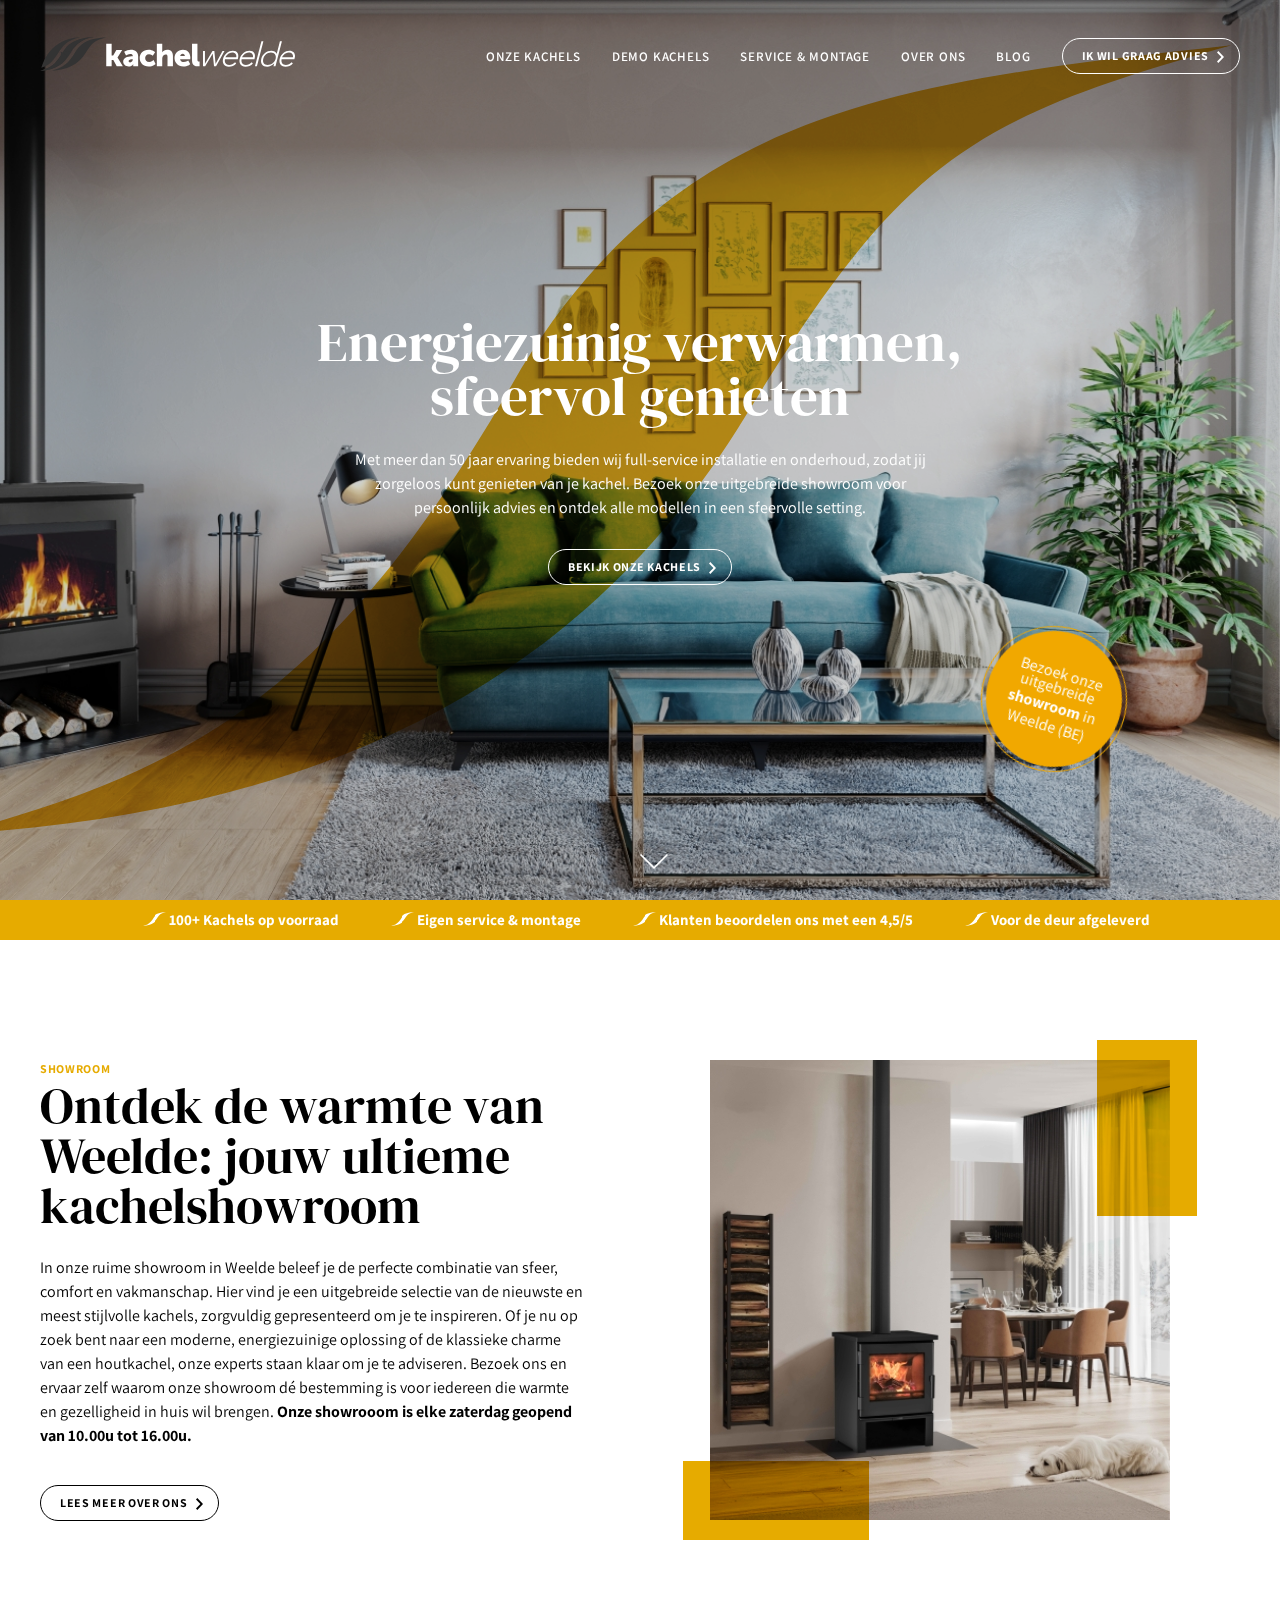
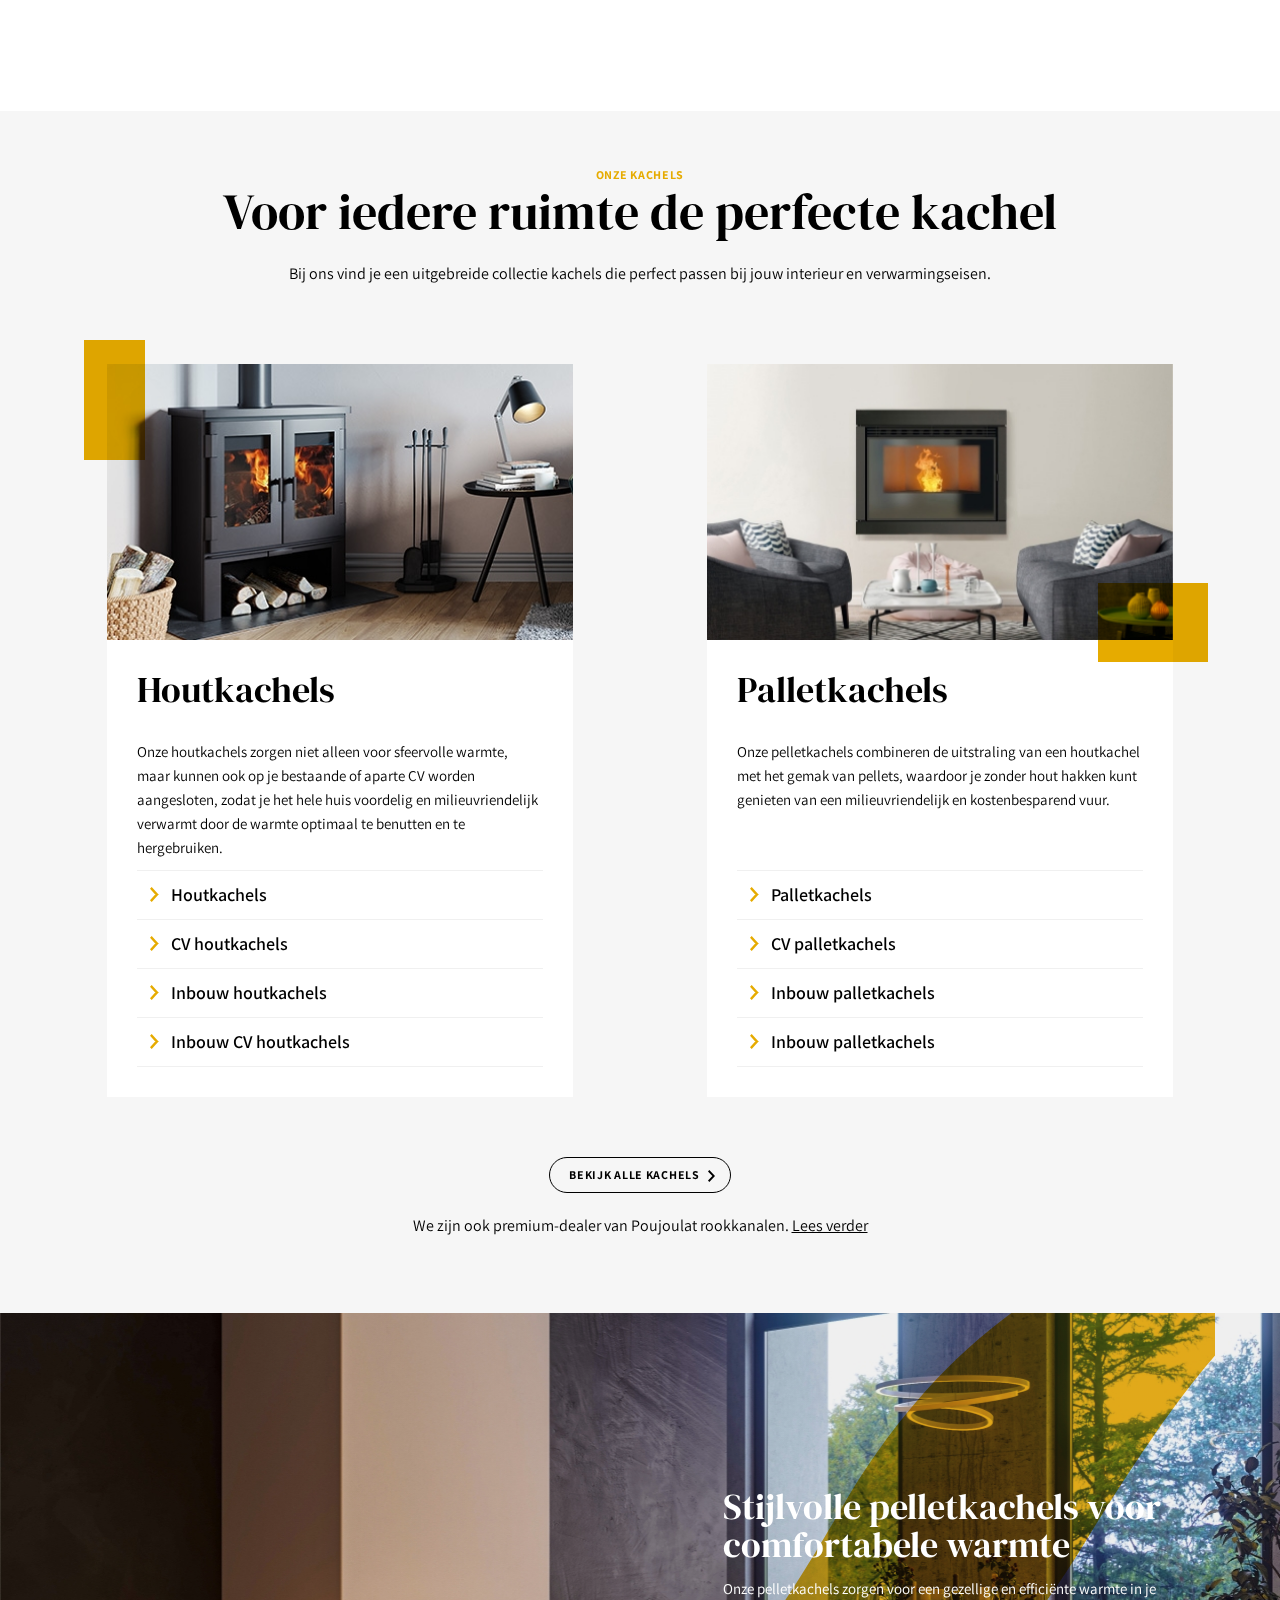
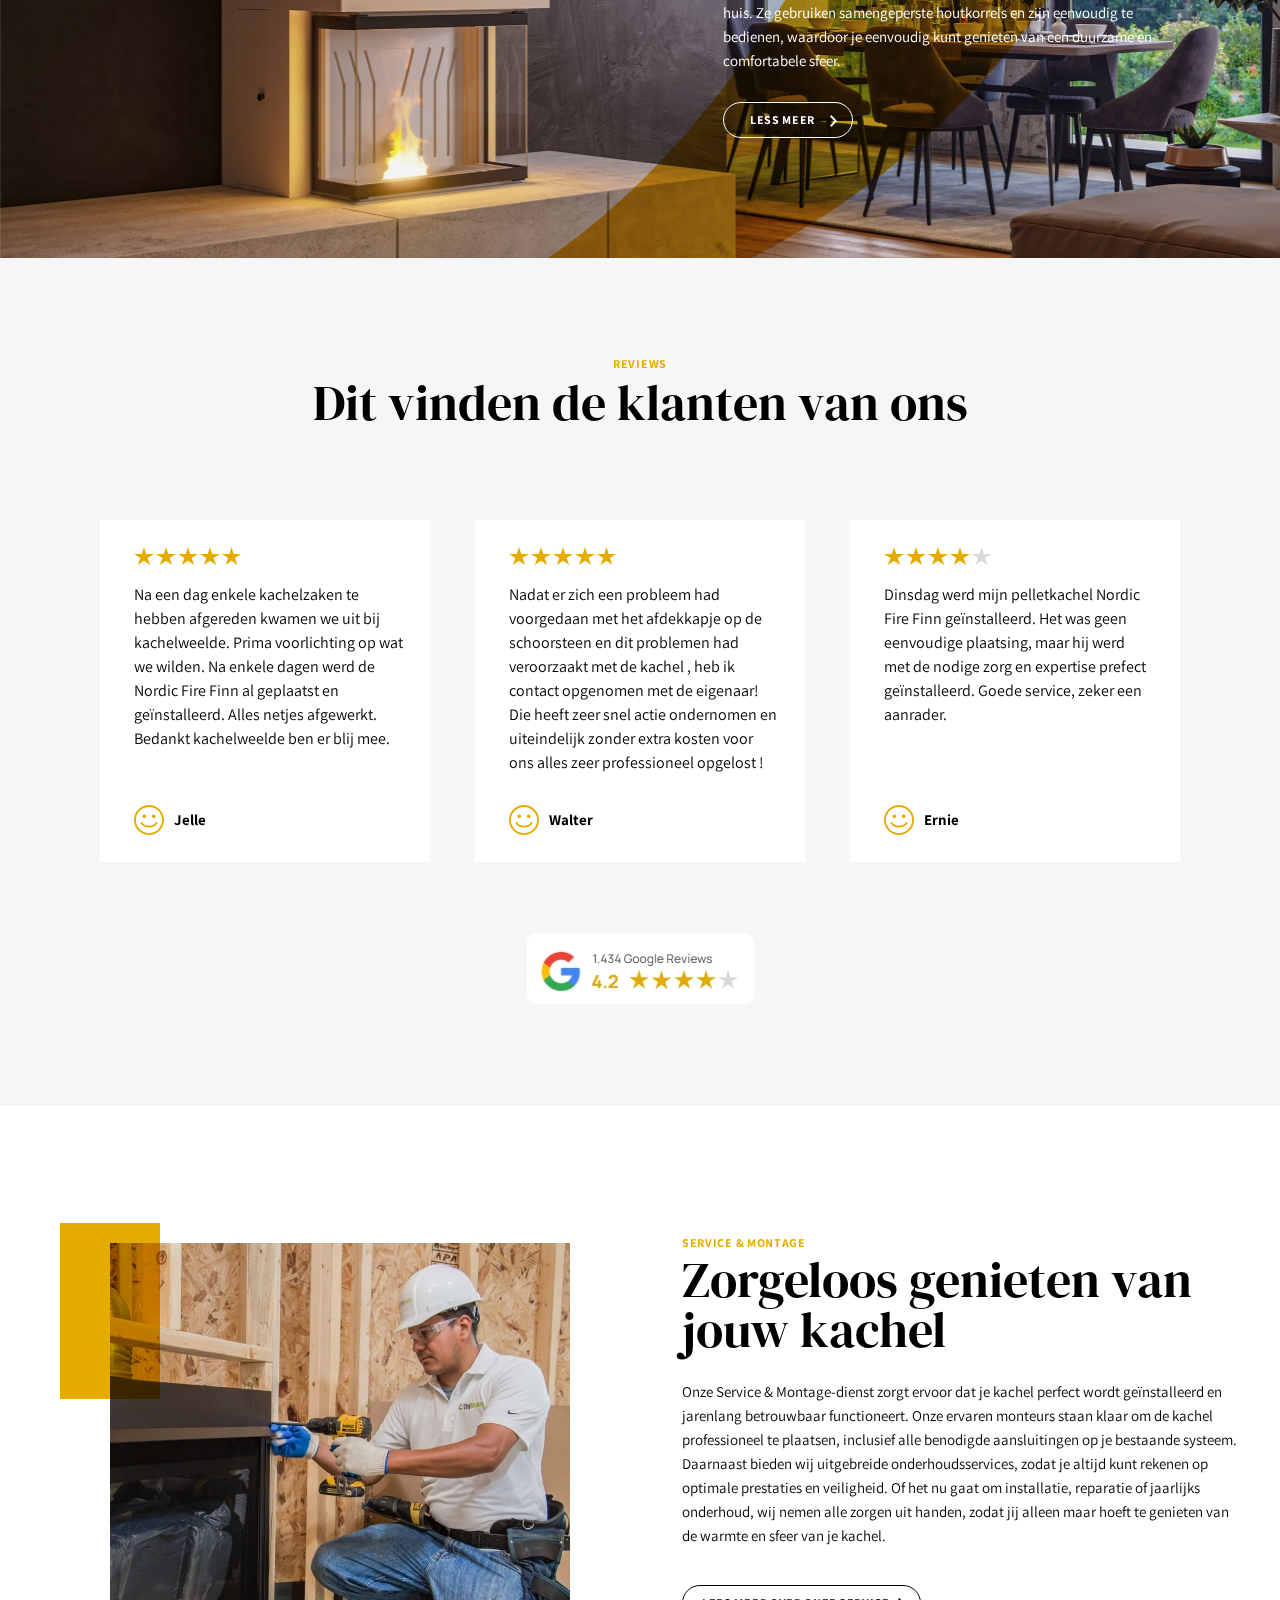
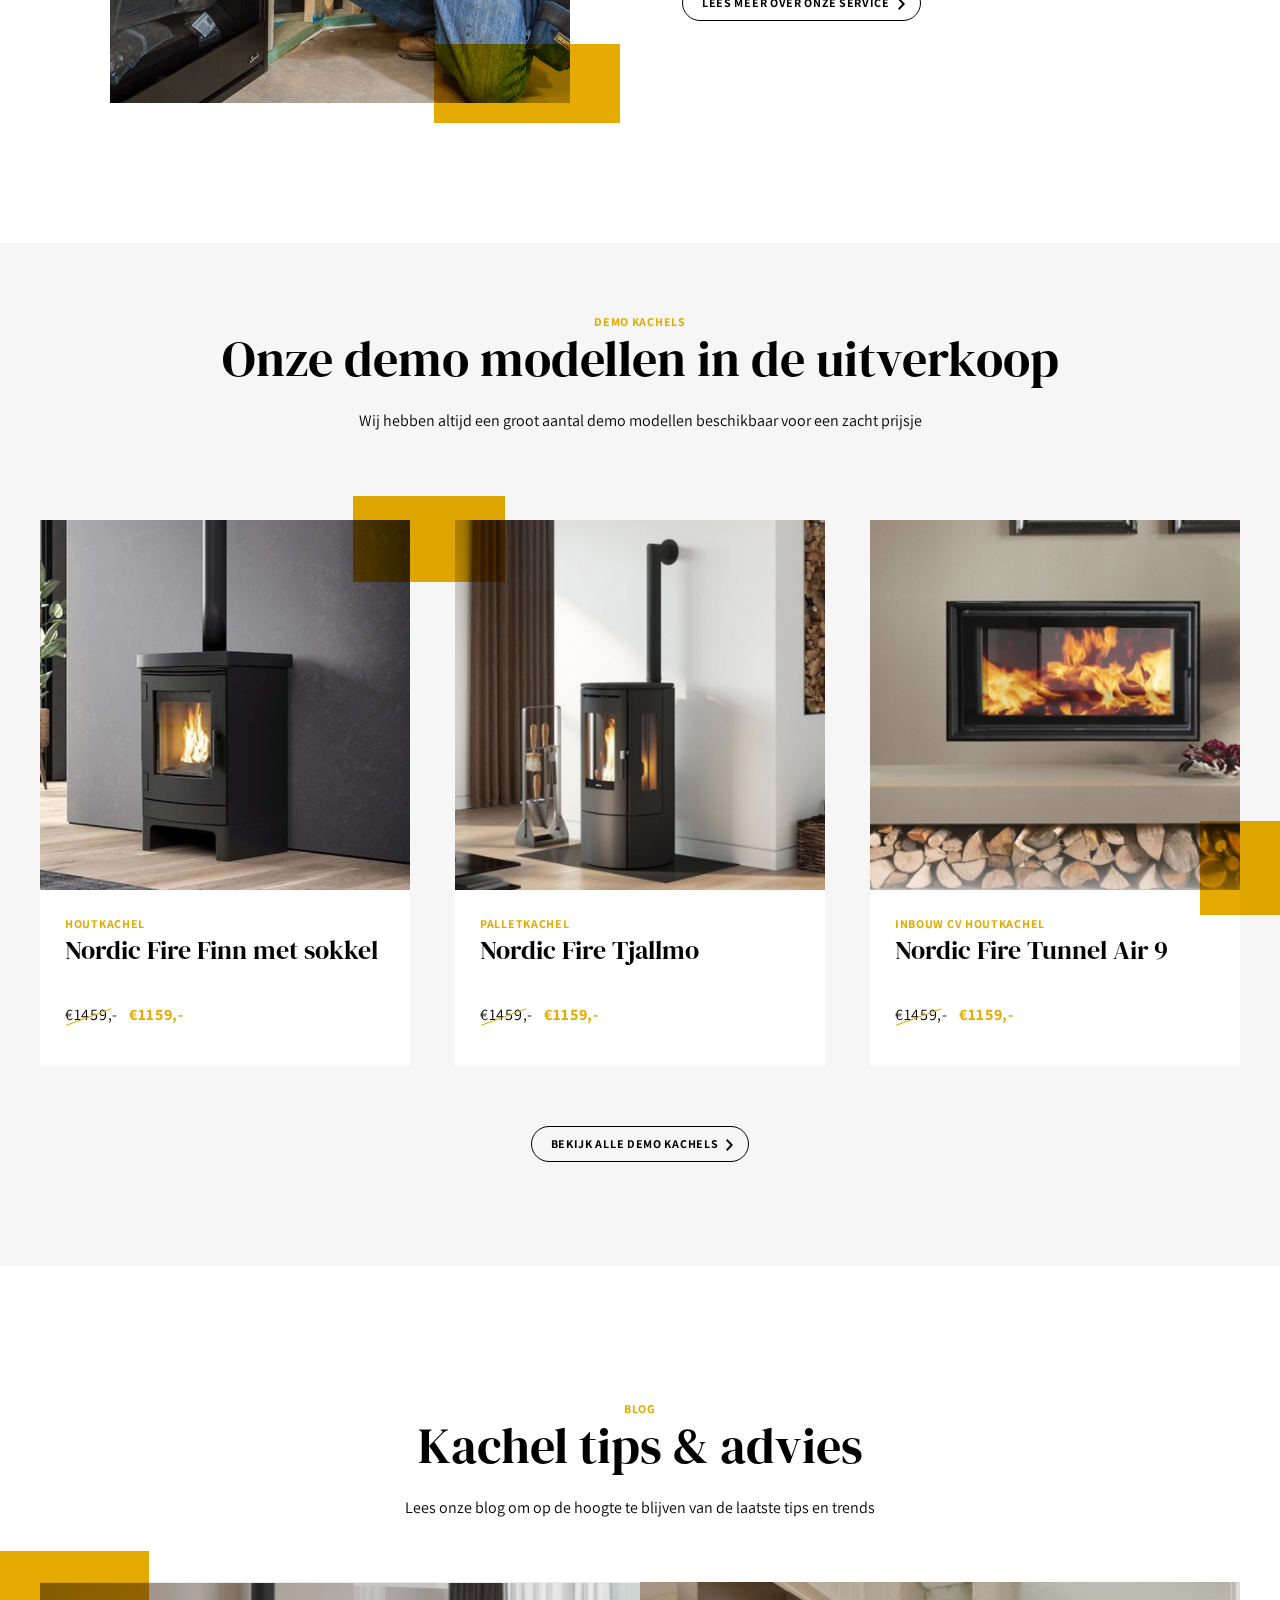
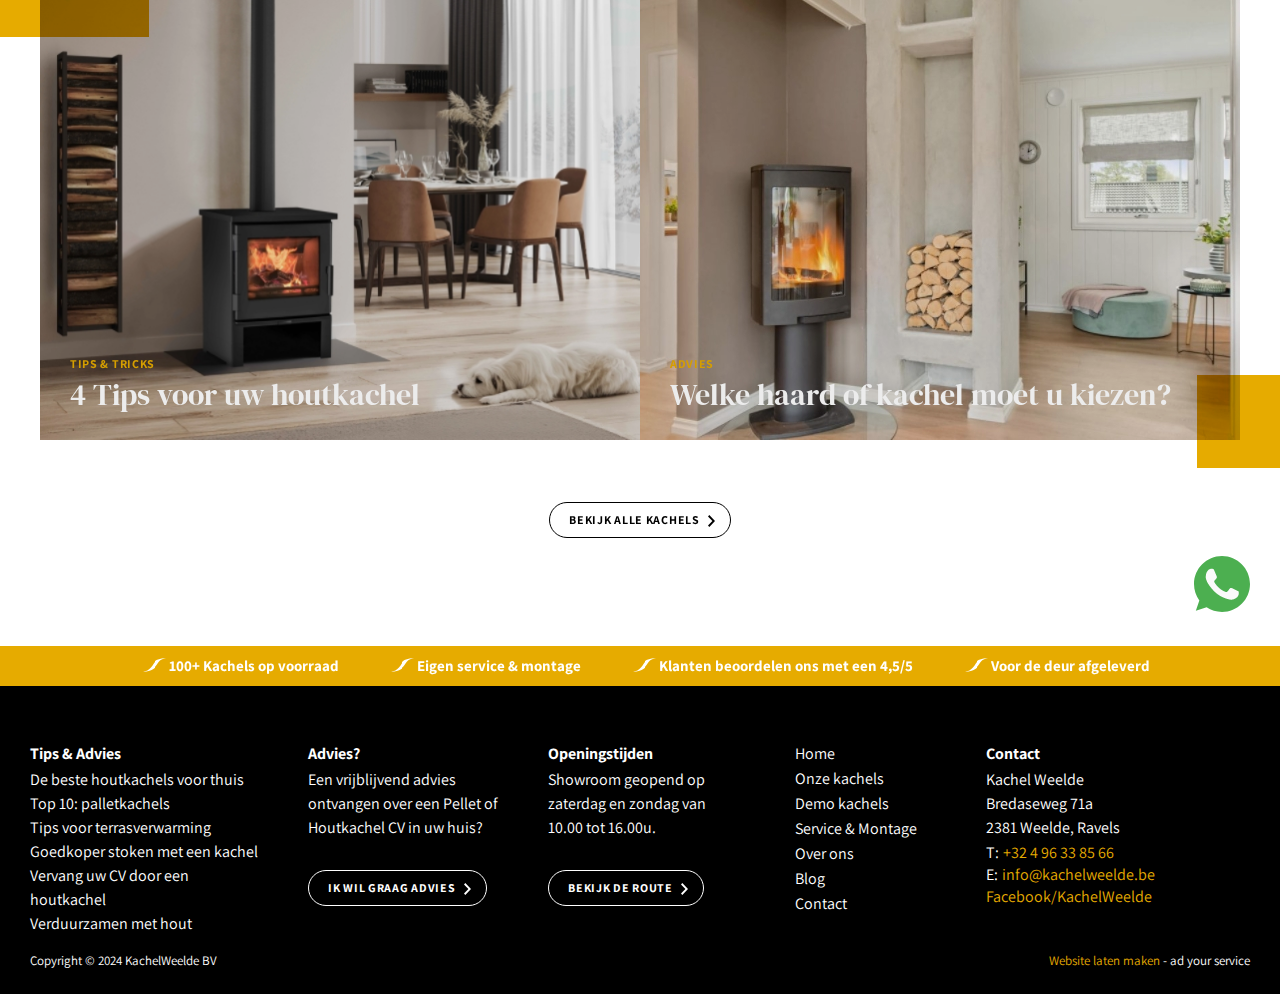
<file: index.html>
<!DOCTYPE html>
<html lang="en">

<head>
    <meta charset="UTF-8">
    <meta name="viewport" content="width=device-width, initial-scale=1.0">
    <!-- page title -->
    <title>::Home::</title>
    <!-- CSS links -->
    <link rel="stylesheet" href="assets/css/slick.css">
    <link rel="stylesheet" href="assets/css/style.css">
</head>

<body class="home">
    <div class="layout ">

         <!-- header start -->
         <header class="header full_width">
            <div class="headerTop full_width">
                <div class="wrapper">
                    <div class="innerPart full_width">
                        <div class="logo">
                            <a href="index.html">
                                <img src="assets/images/logo.svg" alt="Logo" />
                            </a>
                        </div>
                        <div class="navigation">
                            <ul>
                                <li><a href="onze-kachels.html">ONZE KACHELS</a></li>
                                <li><a href="demo-kachels.html">DEMO KACHELS</a></li>
                                <li><a href="service-montage-detail.html">SERVICE & MONTAGE</a>
                                    <ul class="sub-menu">
                                        <li><a href="#">One</a></li>
                                        <li><a href="#">Two</a></li>
                                        <li><a href="#">Three</a></li>
                                    </ul>
                                </li>
                                <li><a href="over-ons.html">OVER ONS</a></li>
                                <li><a href="blog.html">blog</a></li>
                            </ul>
                            <div class="button">
                                <a href="#" class="btn_one white">IK WIL GRAAG ADVIES</a>
                            </div>
                            <div class="for-mob-icon">
                                <ul>
                                    <li><a href="#"><img src="assets/images/facebook.svg" alt="Icon" /></a></li>
                                    <li><a href="#"><img src="assets/images/instagram.svg" alt="Icon" /></a></li>
                                </ul>
                            </div>
                        </div>
                        <div class="mob-menu">
                            <div class="lines">
                                <span></span>
                                <span></span>
                                <span></span>
                            </div>
                        </div>
                    </div>
                </div>
                <div class="UPS full_width">
                    <div class="wrapper">
                        <div class="btmInner full_width">
                            <ul>
                                <li><a href="#">100+ Kachels op voorraad</a></li>
                                <li><a href="#">Eigen service & montage</a></li>
                                <li><a href="#">Klanten beoordelen ons met een 4,5/5</a></li>
                                <li><a href="#">Voor de deur afgeleverd</a></li>
                            </ul>
                        </div>
                    </div>
                </div>
            </div>
        </header>
        <!-- header end -->

        <!-- main-content start -->
        <div class="main-content full_width">


            <!-- banner start -->
            <div class="banner-sec full_width"
            style="background: url(assets/images/banner-img.jpg)  top right no-repeat ; background-size: 100% 100%; background-size: cover;">
                <div class="wrapper">
                    <div class="inner_part full_width">
                        <div class="banner-title">
                            <h1>Energiezuinig verwarmen,
                                sfeervol genieten</h1>
                            <p>Met meer dan 50 jaar ervaring bieden wij full-service installatie en onderhoud, zodat jij
                                zorgeloos kunt genieten van je kachel. Bezoek onze uitgebreide showroom voor persoonlijk
                                advies en ontdek alle modellen in een sfeervolle setting.</p>
                            <a href="onze-kachels.html" class="btn_one white">BEKIJK ONZE KACHELS</a>
                        </div>
                        <div class="rounded ">
                            <div class="banner-circle">
                                <p>Bezoek onze uitgebreide <strong>showroom</strong> in
                                    Weelde (BE)
                                </p>
                            </div>
                        </div>
                        <div class="buttom-arrow ">
                            <img src="assets/images/down-arrow.svg" alt="">
                        </div>
                    </div>
                </div>
            </div>
            <!-- banner end -->
            <!-- ----ups section start here---- -->
            <div class="UPS full_width">
                <div class="wrapper">
                    <div class="btmInner full_width">
                        <ul>
                            <li><a href="#">100+ Kachels op voorraad</a></li>
                            <li><a href="#">Eigen service & montage</a></li>
                            <li><a href="#">Klanten beoordelen ons met een 4,5/5</a></li>
                            <li><a href="#">Voor de deur afgeleverd</a></li>
                        </ul>
                    </div>
                </div>
            </div>
            <!-- ----ups section end here---- -->

            <!-- ----SHOWROOM section start here---- -->
            <div class="showroomSection full_width">
                <div class="wrapper">
                    <div class="innerPart full_width">
                        <div class="leftPart">
                            <span>SHOWROOM</span>
                            <h2>Ontdek de warmte van Weelde: jouw ultieme kachelshowroom</h2>
                            <p>In onze ruime showroom in Weelde beleef je de perfecte combinatie van sfeer, comfort en
                                vakmanschap. Hier vind je een uitgebreide selectie van de nieuwste en meest stijlvolle
                                kachels, zorgvuldig gepresenteerd om je te inspireren. Of je nu op zoek bent naar een
                                moderne, energiezuinige oplossing of de klassieke charme van een houtkachel, onze
                                experts staan klaar om je te adviseren. Bezoek ons en ervaar zelf waarom onze showroom
                                dé bestemming is voor iedereen die warmte en gezelligheid in huis wil brengen. <strong>
                                    Onze showrooom is elke zaterdag geopend van 10.00u tot 16.00u.</strong>
                            </p>
                            <div class="button">
                                <a href="#" class="btn_one">LEES MEER OVER ONS</a>
                            </div>
                        </div>
                        <div class="rightPart">
                            <div class="image">
                                <span class="after"></span>
                                <img src="assets/images/Bitmap_image.jpg" alt="Image" />
                                <span class="before"></span>
                            </div>
                        </div>
                    </div>
                </div>
            </div>
            <!-- ----SHOWROOM section end here---- -->

            <!-- ----ONZE KACHELS section start here---- -->
            <div class="onzeSection full_width">
                <div class="wrapper">
                    <div class="innerPart full_width">
                        <div class="headingTop">
                            <span>ONZE KACHELS</span>
                            <h2>Voor iedere ruimte de perfecte kachel</h2>
                            <p>Bij ons vind je een uitgebreide collectie kachels die perfect passen bij jouw interieur
                                en verwarmingseisen.
                            </p>
                        </div>
                        <div class="cardSection full_width">
                            <div class="globalCard">
                                <div class="image">
                                    <span class="before"></span>
                                    <img src="assets/images/Bitmap_second.jpg" alt="Image" />
                                </div>
                                <div class="content">
                                    <div class="innerText">
                                        <h4>Houtkachels</h4>
                                        <p>Onze houtkachels zorgen niet alleen voor sfeervolle warmte, maar kunnen ook
                                            op je bestaande of aparte CV worden aangesloten, zodat je het hele huis
                                            voordelig en milieuvriendelijk verwarmt door de warmte optimaal te benutten
                                            en te hergebruiken.
                                        </p>
                                    </div>
                                    <ul>
                                        <li><a href="#">Houtkachels</a></li>
                                        <li><a href="#">CV houtkachels</a></li>
                                        <li><a href="#">Inbouw houtkachels</a></li>
                                        <li><a href="#">Inbouw CV houtkachels</a></li>
                                    </ul>
                                </div>
                            </div>
                            <div class="globalCard">
                                <div class="image backColor">
                                    <span class="before"></span>
                                    <img src="assets/images/Bitmap_third.jpg" alt="Image" />
                                </div>
                                <div class="content">
                                    <div class="innerText">
                                        <h4>Palletkachels</h4>
                                        <p>Onze pelletkachels combineren de uitstraling van een houtkachel met het gemak
                                            van
                                            pellets, waardoor je zonder hout hakken kunt genieten van een
                                            milieuvriendelijk
                                            en kostenbesparend vuur.
                                        </p>
                                    </div>
                                    <ul>
                                        <li><a href="#">Palletkachels</a></li>
                                        <li><a href="#">CV palletkachels</a></li>
                                        <li><a href="#">Inbouw palletkachels</a></li>
                                        <li><a href="#">Inbouw palletkachels</a></li>
                                    </ul>
                                </div>
                            </div>
                            <div class="btmButton">
                                <div class="btn">
                                    <a href="#" class="btn_one">BEKIJK ALLE KACHELS</a>
                                </div>
                                <p>We zijn ook premium-dealer van Poujoulat rookkanalen. <a href="#">Lees verder</a></p>
                            </div>
                        </div>
                    </div>
                </div>
            </div>
            <!-- ----ONZE KACHELS section end here---- -->

            <!-- comfortabele-sec  -->
            <div class="comfortabele-sec full_width"
                style="background: url(./assets/images/comfort-img.jpg)  top right no-repeat ; background-size: 100% 100%;">
                <div class="wrapper">
                    <div class="inner_part full_width">
                        <div class="comfort-text">
                            <h4>Stijlvolle pelletkachels voor comfortabele warmte</h4>
                            <p>Onze pelletkachels zorgen voor een gezellige en efficiënte warmte in je huis. Ze
                                gebruiken samengeperste houtkorrels en zijn eenvoudig te bedienen, waardoor je eenvoudig
                                kunt genieten van een duurzame en comfortabele sfeer.

                            </p>

                            <a href="#" class="btn_one white"> LESS MEER</a>
                        </div>
                    </div>
                </div>
            </div>
            <!-- comfortabele-sec  -->


            <!-- testominal -->
            <div class="testominal-sec full_width">
                <div class="wrapper">
                    <div class="inner-part full_width">
                        <div class="headingTop review-title ">
                            <span>REVIEWS</span>
                            <h2>Dit vinden de klanten van ons</h2>
                        </div>
                        <div class="testominal-slider">
                            <div class="review-card">

                                <div class="feedback">
                                    <ul>
                                        <li><img src="assets/images/Star-icon.svg" alt=""></li>
                                        <li><img src="assets/images/Star-icon.svg" alt=""></li>
                                        <li><img src="assets/images/Star-icon.svg" alt=""></li>
                                        <li><img src="assets/images/Star-icon.svg" alt=""></li>
                                        <li><img src="assets/images/Star-icon.svg" alt=""></li>
                                    </ul>
                                    <p>Na een dag enkele kachelzaken te hebben afgereden kwamen we uit bij kachelweelde.
                                        Prima voorlichting op wat we wilden. Na enkele dagen werd de Nordic Fire Finn al
                                        geplaatst en geïnstalleerd. Alles netjes afgewerkt. Bedankt kachelweelde ben er
                                        blij mee.</p>

                                </div>

                                <div class="user">
                                    <div class="user-img"><img src="assets/images/happy-user.svg" alt=""></div>
                                    <strong>Jelle</strong>
                                </div>

                            </div>
                            <div class="review-card">

                                <div class="feedback">
                                    <ul>
                                        <li><img src="assets/images/Star-icon.svg" alt=""></li>
                                        <li><img src="assets/images/Star-icon.svg" alt=""></li>
                                        <li><img src="assets/images/Star-icon.svg" alt=""></li>
                                        <li><img src="assets/images/Star-icon.svg" alt=""></li>
                                        <li><img src="assets/images/Star-icon.svg" alt=""></li>
                                    </ul>
                                    <p>Nadat er zich een probleem had voorgedaan met het afdekkapje op de schoorsteen en
                                        dit problemen had veroorzaakt met de kachel , heb ik contact opgenomen met de
                                        eigenaar! Die heeft zeer snel actie ondernomen en uiteindelijk zonder extra
                                        kosten voor ons alles zeer professioneel opgelost !</p>

                                </div>


                                <div class="user">
                                    <div class="user-img"><img src="assets/images/happy-user.svg" alt=""></div>
                                    <strong>Walter</strong>
                                </div>

                            </div>
                            <div class="review-card">
                                <div class="feedback">
                                    <ul>
                                        <li><img src="assets/images/Star-icon.svg" alt=""></li>
                                        <li><img src="assets/images/Star-icon.svg" alt=""></li>
                                        <li><img src="assets/images/Star-icon.svg" alt=""></li>
                                        <li><img src="assets/images/Star-icon.svg" alt=""></li>
                                        <li><img src="assets/images/star-white.svg" alt=""></li>
                                    </ul>
                                    <p>Dinsdag werd mijn pelletkachel Nordic Fire Finn geïnstalleerd. Het was geen
                                        eenvoudige plaatsing, maar hij werd met de nodige zorg en expertise prefect
                                        geïnstalleerd. Goede service, zeker een aanrader.</p>

                                </div>

                                <div class="user">
                                    <div class="user-img"><img src="assets/images/happy-user.svg" alt=""></div>
                                    <strong>Ernie</strong>
                                </div>

                            </div>
                        </div>
                        <div class="google-review">
                            <img src="assets/images/Googlereview.jpg" alt="">
                        </div>
                    </div>
                </div>
            </div>
            <!-- testominal -->

            <!-- ----SERVICE & MONTAGE section start here---- -->
            <div class="showroomSection full_width service">
                <div class="wrapper">
                    <div class="innerPart full_width">
                        <div class="leftPart">
                            <span>SERVICE & MONTAGE</span>
                            <h2>Zorgeloos genieten van jouw kachel</h2>
                            <p>Onze Service & Montage-dienst zorgt ervoor dat je kachel perfect wordt geïnstalleerd en
                                jarenlang betrouwbaar functioneert. Onze ervaren monteurs staan klaar om de kachel
                                professioneel te plaatsen, inclusief alle benodigde aansluitingen op je bestaande
                                systeem. Daarnaast bieden wij uitgebreide onderhoudsservices, zodat je altijd kunt
                                rekenen op optimale prestaties en veiligheid. Of het nu gaat om installatie, reparatie
                                of jaarlijks onderhoud, wij nemen alle zorgen uit handen, zodat jij alleen maar hoeft te
                                genieten van de warmte en sfeer van je kachel.
                            </p>
                            <div class="button">
                                <a href="#" class="btn_one">LEES MEER OVER ONZE SERVICE</a>
                            </div>
                        </div>
                        <div class="rightPart">
                            <div class="image">
                                <span class="after"></span>
                                <img src="assets/images/Bitmap_four.jpg" alt="Image" />
                                <span class="before"></span>
                            </div>
                        </div>
                    </div>
                </div>
            </div>
            <!-- ----SERVICE & MONTAGE section end here---- -->


            <!-- ----DEMO KACHELS section end here---- -->
            <div class="demoSection full_width">
                <div class="wrapper">
                    <div class="innerPart full_width">
                        <div class="headingTop">
                            <span>DEMO KACHELS</span>
                            <h2>Onze demo modellen in de uitverkoop</h2>
                            <p>Wij hebben altijd een groot aantal demo modellen beschikbaar voor een zacht prijsje</p>
                        </div>
                        <div class="threeCard cardSlider">
                            <div class="globalCard">
                                <div class="image">
                                    <span class="before"></span>
                                    <img src="assets/images/Bitmap_five.jpg" alt="Image" />
                                </div>
                                <div class="content">
                                    <span>HOUTKACHEL</span>
                                    <h6>Nordic Fire Finn met sokkel</h6>
                                    <span class="price del">
                                        <del>
                                            <span class="woocommerce-Price-amount amount">
                                                <span class="woocommerce-Price-currencySymbol">€</span>1459,-
                                            </span>
                                        </del>
                                    </span>
                                    <span class="price">
                                        <del>
                                            <span class="woocommerce-Price-amount amount">
                                                <span class="woocommerce-Price-currencySymbol">€</span>1159,-
                                            </span>
                                        </del>
                                    </span>
                                </div>
                            </div>
                            <div class="globalCard">
                                <div class="image">
                                    <img src="assets/images/Bitmap_six.jpg" alt="Image" />
                                </div>
                                <div class="content">
                                    <span>PALLETKACHEL</span>
                                    <h6>Nordic Fire Tjallmo</h6>
                                    <span class="price del">
                                        <del>
                                            <span class="woocommerce-Price-amount amount">
                                                <span class="woocommerce-Price-currencySymbol">€</span>1459,-
                                            </span>
                                        </del>
                                    </span>
                                    <span class="price">
                                        <del>
                                            <span class="woocommerce-Price-amount amount">
                                                <span class="woocommerce-Price-currencySymbol">€</span>1159,-
                                            </span>
                                        </del>
                                    </span>
                                </div>
                            </div>
                            <div class="globalCard">
                                <div class="image">
                                    <span class="before"></span>
                                    <img src="assets/images/Bitmap_seven.jpg" alt="Image" />
                                </div>
                                <div class="content">
                                    <span>INBOUW CV HOUTKACHEL</span>
                                    <h6>Nordic Fire Tunnel Air 9</h6>
                                    <span class="price del">
                                        <del>
                                            <span class="woocommerce-Price-amount amount">
                                                <span class="woocommerce-Price-currencySymbol">€</span>1459,-
                                            </span>
                                        </del>
                                    </span>
                                    <span class="price">
                                        <del>
                                            <span class="woocommerce-Price-amount amount">
                                                <span class="woocommerce-Price-currencySymbol">€</span>1159,-
                                            </span>
                                        </del>
                                    </span>
                                </div>
                            </div>
                        </div>
                        <div class="btmButton">
                            <a href="demo-kachels.html" class="btn_one">BEKIJK ALLE DEMO KACHELS</a>
                        </div>
                    </div>
                </div>
            </div>

            <!-- ----DEMO KACHELS section end here---- -->

            <!-- ----Blog section end here---- -->
            <div class="blogSection full_width">
                <div class="wrapper">
                    <div class="innerPart full_width">
                        <div class="headingTop">
                            <span>Blog</span>
                            <h2>Kachel tips & advies</h2>
                            <p>Lees onze blog om op de hoogte te blijven van de laatste tips en trends</p>
                        </div>
                        <div class="twoCard">
                            <div class="globalCard">
                                <div class="image">
                                    <span class="before"></span>
                                    <img src="assets/images/Bitmap_eight.jpg" alt="Image" />
                                </div>
                                <div class="content">
                                    <span>TIPS & TRICKS</span>
                                    <h5>4 Tips voor uw houtkachel</h5>
                                </div>
                            </div>
                            <div class="globalCard">
                                <div class="image">
                                    <span class="before"></span>
                                    <img src="assets/images/Bitmap_nine.jpg" alt="Image" />
                                </div>
                                <div class="content">
                                    <span>ADVIES</span>
                                    <h5>Welke haard of kachel moet u kiezen?</h5>
                                </div>
                            </div>

                        </div>
                        <div class="btmButton">
                            <a href="over-ons.html" class="btn_one">BEKIJK ALLE KACHELS</a>
                        </div>
                    </div>
                </div>
            </div>
            <!-- ----Blog section end here---- -->

            <!-- ----ups section start here---- -->
            <div class="UPS full_width">
                <div class="wrapper">
                    <div class="btmInner full_width">
                        <ul>
                            <li><a href="#">100+ Kachels op voorraad</a></li>
                            <li><a href="#">Eigen service & montage</a></li>
                            <li><a href="#">Klanten beoordelen ons met een 4,5/5</a></li>
                            <li><a href="#">Voor de deur afgeleverd</a></li>
                        </ul>
                    </div>
                </div>
            </div>
            <!-- ----ups section end here---- -->
        </div>
        <!-- main-content end -->

        <!-- footer start -->
        <footer class="footerPart full_width">
            <div class="wrapper">
                <div class="innerPart full_width">
                    <div class="topFooter">
                        <div class="footerText tips ">
                            <div class="advice">
                                <h6>Tips & Advies</h6>

                                <p>De beste houtkachels voor thuis <br>Top 10: palletkachels<br>
                                    Tips voor terrasverwarming
                                    Goedkoper stoken met een kachel
                                    Vervang uw CV door een <br>houtkachel<br>
                                    Verduurzamen met hout
                                </p>
                            </div>
                        </div>
                        <div class="footerText advies">
                            <h6>Advies?</h6>
                            <p>Een vrijblijvend advies ontvangen over een Pellet of Houtkachel CV in uw huis?</p>
                            <div class="button"></div>
                            <a href="#" class="btn_one white">IK WIL GRAAG ADVIES</a>
                        </div>
                        <div class="footerText Openingstijden">
                            <h6>Openingstijden</h6>
                            <p>Showroom geopend op<br> zaterdag en zondag van<br> 10.00 tot 16.00u.</p>
                            <div class="button"></div>
                            <a href="#" class="btn_one white">BEKIJK DE ROUTE</a>
                        </div>
                        <div class="footerText useful">
                            <div class="links">
                                <ul>
                                    <li><a href="index.html">Home</a></li>
                                    <li><a href="over-ons.html">Onze kachels</a></li>
                                    <li><a href="demo-kachels.html">Demo kachels</a></li>
                                    <li><a href="service-montage.html">Service & Montage</a></li>
                                    <li><a href="over-ons.html">Over ons</a></li>
                                    <li><a href="blog.html">Blog</a></li>
                                    <li><a href="contact.html">Contact</a></li>
                                </ul>
                            </div>
                        </div>
                        <div class="footerText contant-ways">
                            <div class="cntct">
                                <h6>Contact</h6>
                                <p>Kachel Weelde
                                    <br> Bredaseweg 71a<br>
                                    2381 Weelde, Ravels
                                </p>
                                <ul>
                                    <li><a href="#"><span>T:</span> +32 4 96 33 85 66</a></li>
                                    <li><a href="#"><span>E:</span> info@kachelweelde.be</a></li>
                                    <li><a href="#">Facebook/KachelWeelde</a></li>
                                </ul>
                            </div>
                        </div>
                    </div>
                    <div class="btmInner ">
                        <div class="copyRyt">
                            <p>Copyright © 2024 KachelWeelde BV </p>
                        </div>
                        <div class="rightPart">
                            <p>Website laten maken <a href="#">- ad your service</a></p>
                        </div>
                    </div>
                </div>
            </div>
            <div class="whatsapIcon">
                <img src="assets/images/whatsapp.png" alt="Icon" />
            </div>
        </footer>
        <!-- footer end -->

        <!-- JS links -->
        <script src="assets/js/jquery.min.js"></script>
        <script src="assets/js/slick.js"></script>
        <script src="assets/js/custom.js"></script>
    </div>
</body>

</html>
</file>
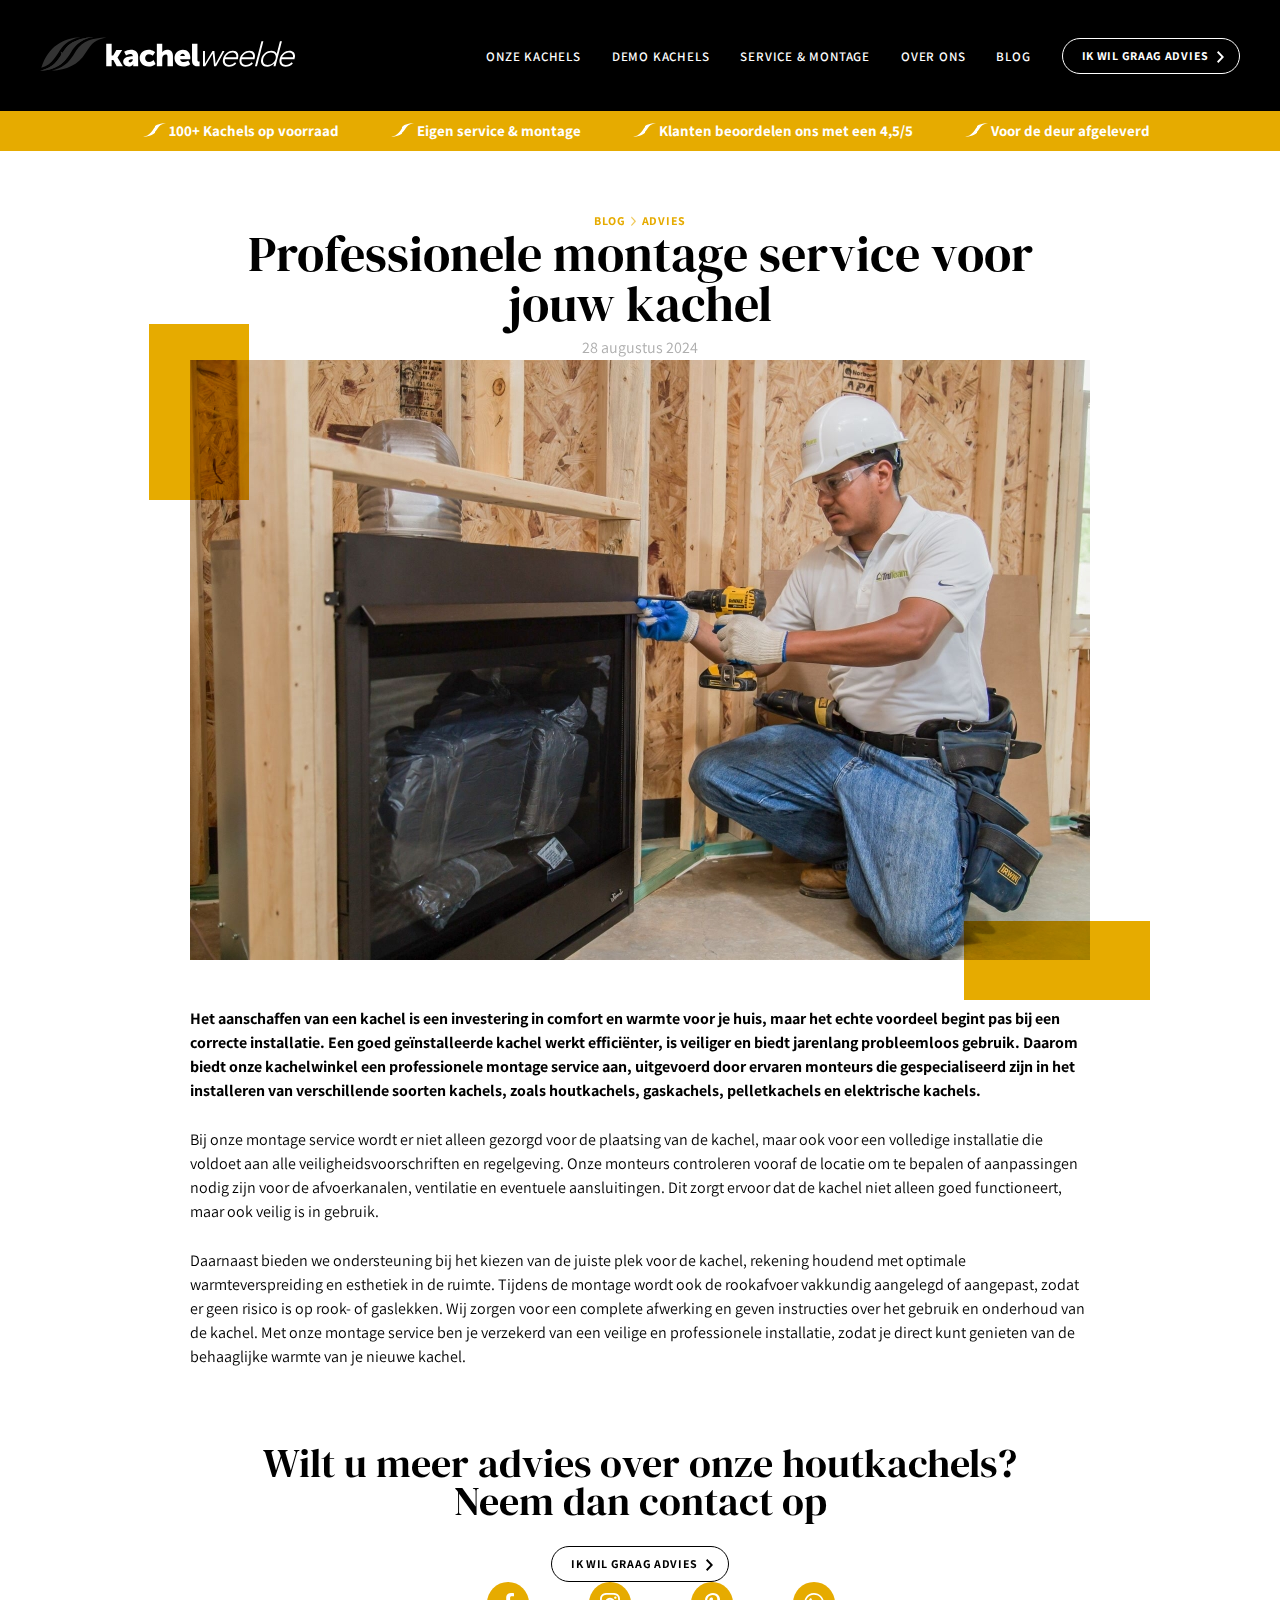
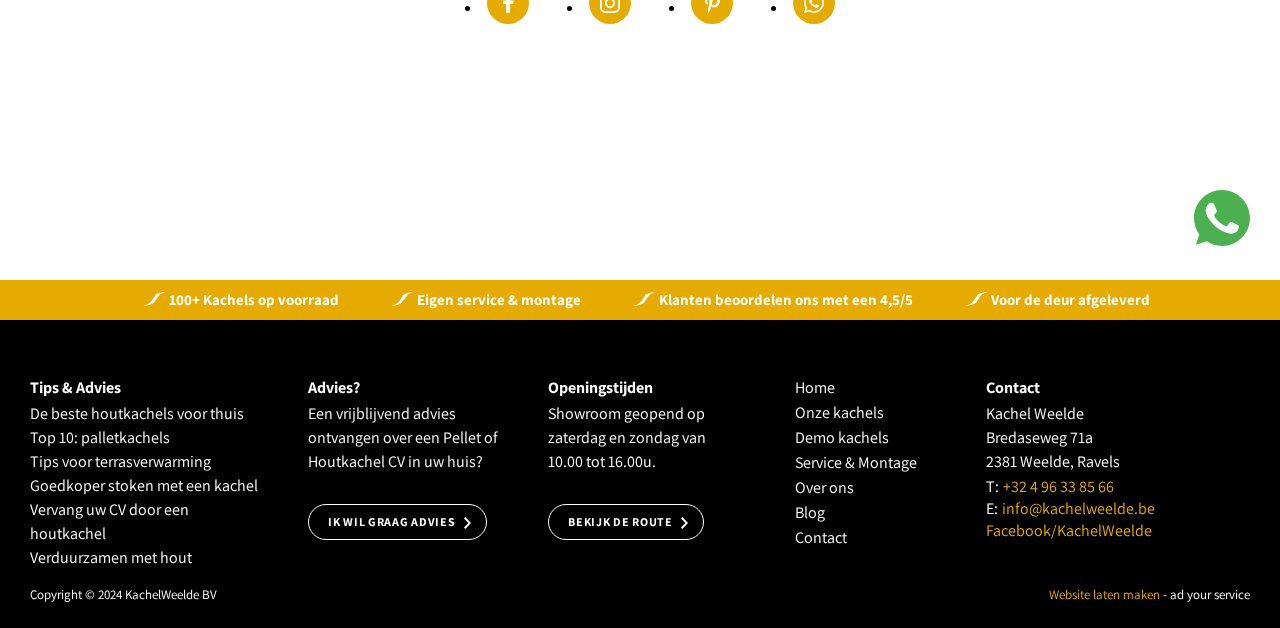
<file: blog-detail.html>
<!DOCTYPE html>
<html lang="en">

<head>
    <meta charset="UTF-8">
    <meta name="viewport" content="width=device-width, initial-scale=1.0">
    <!-- page title -->
    <title>::blog detail::</title>
    <!-- CSS links -->
    <link rel="stylesheet" href="assets/css/slick.css">
    <link rel="stylesheet" href="assets/css/style.css">
</head>

<body>
    <div class="layout ">

   
         <!-- header start -->
         <header class="header full_width">
            <div class="headerTop full_width">
                <div class="wrapper">
                    <div class="innerPart full_width">
                        <div class="logo">
                            <a href="index.html">
                                <img src="assets/images/logo.svg" alt="Logo" />
                            </a>
                        </div>
                        <div class="navigation">
                            <ul>
                                <li><a href="onze-kachels.html">ONZE KACHELS</a></li>
                                <li><a href="demo-kachels.html">DEMO KACHELS</a></li>
                                <li><a href="service-montage-detail.html">SERVICE & MONTAGE</a>
                                    <ul class="sub-menu">
                                        <li><a href="#">One</a></li>
                                        <li><a href="#">Two</a></li>
                                        <li><a href="#">Three</a></li>
                                    </ul>
                                </li>
                                <li><a href="over-ons.html">OVER ONS</a></li>
                                <li><a href="blog.html">blog</a></li>
                            </ul>
                            <div class="button">
                                <a href="#" class="btn_one white">IK WIL GRAAG ADVIES</a>
                            </div>
                            <div class="for-mob-icon">
                                <ul>
                                    <li><a href="#"><img src="assets/images/facebook.svg" alt="Icon" /></a></li>
                                    <li><a href="#"><img src="assets/images/instagram.svg" alt="Icon" /></a></li>
                                </ul>
                            </div>
                        </div>
                        <div class="mob-menu">
                            <div class="lines">
                                <span></span>
                                <span></span>
                                <span></span>
                            </div>
                        </div>
                    </div>
                </div>
                <div class="UPS full_width">
                    <div class="wrapper">
                        <div class="btmInner full_width">
                            <ul>
                                <li><a href="#">100+ Kachels op voorraad</a></li>
                                <li><a href="#">Eigen service & montage</a></li>
                                <li><a href="#">Klanten beoordelen ons met een 4,5/5</a></li>
                                <li><a href="#">Voor de deur afgeleverd</a></li>
                            </ul>
                        </div>
                    </div>
                </div>
            </div>
        </header>
        <!-- header end -->

        <!-- main-content start -->
        <div class="main-content full_width">

            <!-- Quality section start here -->
            <div class="quality-sec full_width">
                <div class="wrapper">
                    <div class="inner_part aug-but">
                        <div class="headingTop houtkachels  services-montage">
                            <div class="breadCrum">
                                <span><a href="#">Blog </a>
                                    <div class="seprater"></div>
                                </span>
                                <span><a href="#">ADVIES</a></span>
                            </div>
                            <h2>Professionele montage service voor jouw kachel</h2>
                                <p class="twifou">28 augustus 2024</p>
                        </div>
                        <div class="products-single-img">
                            <div class="montage blog-detail-img">
                                <span class="after"></span>
                                <div class="full-img"><img src="assets/images/image_blog.jpg" alt="full-img"></div>
                                <span class="before"></span>
                            </div>
                        </div>
                    </div>
                </div>
            </div>
            <!-- Quality section start here -->

            <!-- text sec start here -->
            <div class="text-sec full_width jouw-kachel">
                <div class="wrapper">
                    <div class="inner_part blog-de">
                        <p><strong>Het aanschaffen van een kachel is een investering in comfort en warmte voor je
                                huis, maar het echte voordeel begint pas bij een correcte installatie. Een goed
                                geïnstalleerde kachel werkt efficiënter, is veiliger en biedt jarenlang probleemloos
                                gebruik. Daarom biedt onze kachelwinkel een professionele montage service aan,
                                uitgevoerd door ervaren monteurs die gespecialiseerd zijn in het installeren van
                                verschillende soorten kachels, zoals houtkachels, gaskachels, pelletkachels en
                                elektrische kachels.</strong></p>
                        <p>Bij onze montage service wordt er niet alleen gezorgd voor de plaatsing van de kachel,
                            maar ook voor een volledige installatie die voldoet aan alle veiligheidsvoorschriften en
                            regelgeving. Onze monteurs controleren vooraf de locatie om te bepalen of aanpassingen
                            nodig zijn voor de afvoerkanalen, ventilatie en eventuele aansluitingen. Dit zorgt
                            ervoor dat de kachel niet alleen goed functioneert, maar ook veilig is in gebruik.</p>
                        <p>Daarnaast bieden we ondersteuning bij het kiezen van de juiste plek voor de kachel,
                            rekening houdend met optimale warmteverspreiding en esthetiek in de ruimte. Tijdens de
                            montage wordt ook de rookafvoer vakkundig aangelegd of aangepast, zodat er geen risico
                            is op rook- of gaslekken. Wij zorgen voor een complete afwerking en geven instructies
                            over het gebruik en onderhoud van de kachel. Met onze montage service ben je verzekerd
                            van een veilige en professionele installatie, zodat je direct kunt genieten van de
                            behaaglijke warmte van je nieuwe kachel.</p>
                        <div class="bottom-title meer-advice">
                            <h3>Wilt u meer advies over onze houtkachels?
                                Neem dan contact op</h3>
                            <a href="#" class="btn_one backColor"> IK WIL GRAAG ADVIES</a>
                        </div>
                    </div>
                    <!-- Social icons start here -->
             <div class="socialIcons full_width">
                <div class="wrapper">
                    <div class="innerPart full_width">
                        <ul>
                            <li><a href="#"><img src="assets/images/facebook.svg" alt="Icon" /></a></li>
                            <li><a href="#"><img src="assets/images/instagram.svg" alt="Icon" /></a></li>
                            <li><a href="#"><img src="assets/images/printest.svg" alt="Icon" /></a></li>
                            <li><a href="#"><img src="assets/images/whatsap.svg" alt="Icon" /></a></li>
                        </ul>
                    </div>
                </div>
             </div>
            <!-- Social icons end here -->
                </div>
            </div>
            <!-- text sec end here -->

             

          

            <!-- ----Blog section end here---- -->
            <div class="UPS full_width">
                <div class="wrapper">
                    <div class="btmInner full_width">
                        <ul>
                            <li><a href="#">100+ Kachels op voorraad</a></li>
                            <li><a href="#">Eigen service & montage</a></li>
                            <li><a href="#">Klanten beoordelen ons met een 4,5/5</a></li>
                            <li><a href="#">Voor de deur afgeleverd</a></li>
                        </ul>
                    </div>
                </div>
            </div>
        </div>
        <!-- main-content end -->

        <!-- footer start -->
        <footer class="footerPart full_width">
            <div class="wrapper">
                <div class="innerPart full_width">
                    <div class="topFooter">
                        <div class="footerText tips ">
                            <div class="advice">
                                <h6>Tips & Advies</h6>

                                <p>De beste houtkachels voor thuis <br>Top 10: palletkachels<br>
                                    Tips voor terrasverwarming
                                    Goedkoper stoken met een kachel
                                    Vervang uw CV door een <br>houtkachel<br>
                                    Verduurzamen met hout
                                </p>
                            </div>
                        </div>
                        <div class="footerText advies">
                            <h6>Advies?</h6>
                            <p>Een vrijblijvend advies ontvangen over een Pellet of Houtkachel CV in uw huis?</p>
                            <div class="button"></div>
                            <a href="#" class="btn_one white">IK WIL GRAAG ADVIES</a>
                        </div>
                        <div class="footerText Openingstijden">
                            <h6>Openingstijden</h6>
                            <p>Showroom geopend op<br> zaterdag en zondag van<br> 10.00 tot 16.00u.</p>
                            <div class="button"></div>
                            <a href="#" class="btn_one white">BEKIJK DE ROUTE</a>
                        </div>
                        <div class="footerText useful">
                             <div class="links">
                                <ul>
                                    <li><a href="index.html">Home</a></li>
                                    <li><a href="over-ons.html">Onze kachels</a></li>
                                    <li><a href="demo-kachels.html">Demo kachels</a></li>
                                    <li><a href="service-montage.html">Service & Montage</a></li>
                                    <li><a href="over-ons.html">Over ons</a></li>
                                    <li><a href="blog.html">Blog</a></li>
                                    <li><a href="contact.html">Contact</a></li>
                                </ul>
                            </div>
                        </div>
                        <div class="footerText contant-ways">
                            <div class="cntct">
                                <h6>Contact</h6>
                                <p>Kachel Weelde
                                    <br> Bredaseweg 71a<br>
                                    2381 Weelde, Ravels
                                </p>
                                <ul>
                                    <li><a href="#"><span>T:</span> +32 4 96 33 85 66</a></li>
                                    <li><a href="#"><span>E:</span> info@kachelweelde.be</a></li>
                                    <li><a href="#">Facebook/KachelWeelde</a></li>
                                </ul>
                            </div>
                        </div>
                    </div>
                    <div class="btmInner ">
                        <div class="copyRyt">
                            <p>Copyright © 2024 KachelWeelde BV </p>
                        </div>
                        <div class="rightPart">
                            <p>Website laten maken <a href="#">- ad your service</a></p>
                        </div>
                    </div>
                </div>
            </div>
            <div class="whatsapIcon">
                <img src="assets/images/whatsapp.png" alt="Icon" />
            </div>
        </footer>
        <!-- footer end -->

        <!-- JS links -->
        <script src="assets/js/jquery.min.js"></script>
        <script src="assets/js/slick.js"></script>
        <script src="assets/js/custom.js"></script>
    </div>
</body>

</html>
</file>
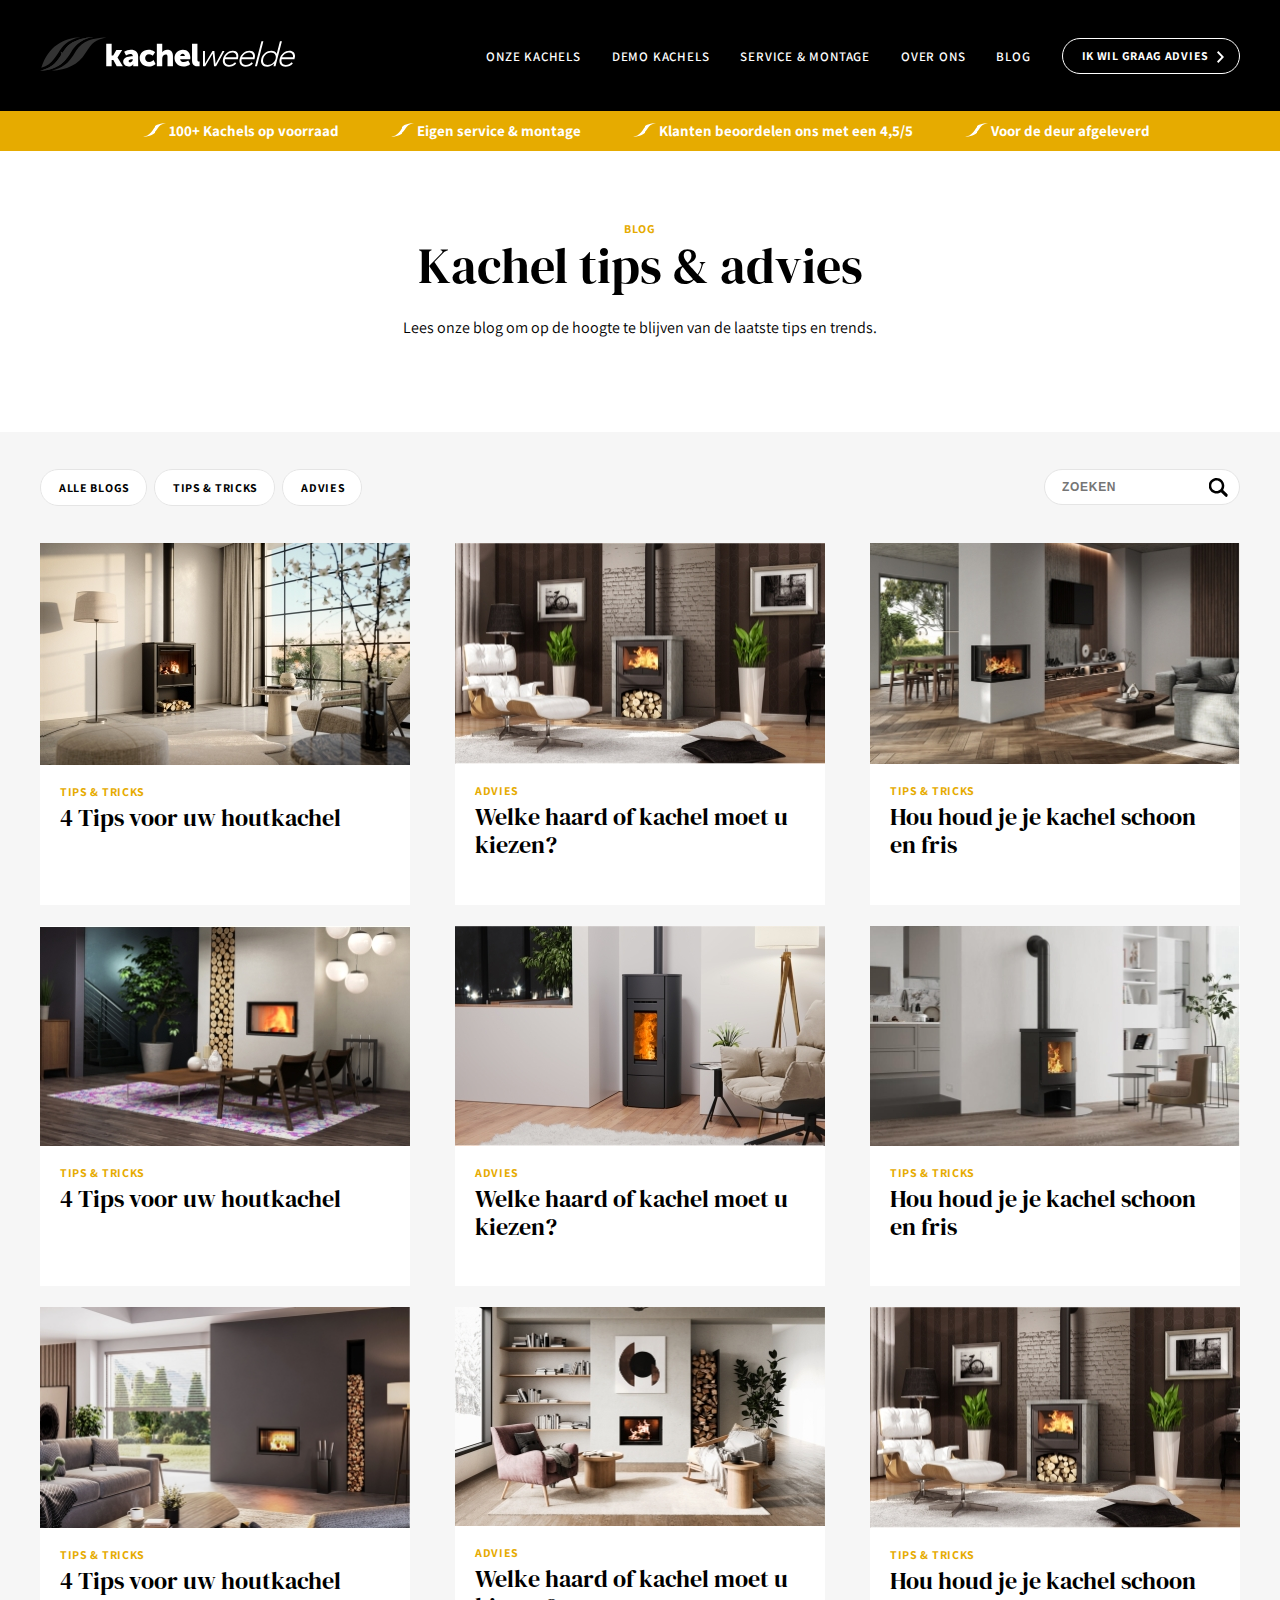
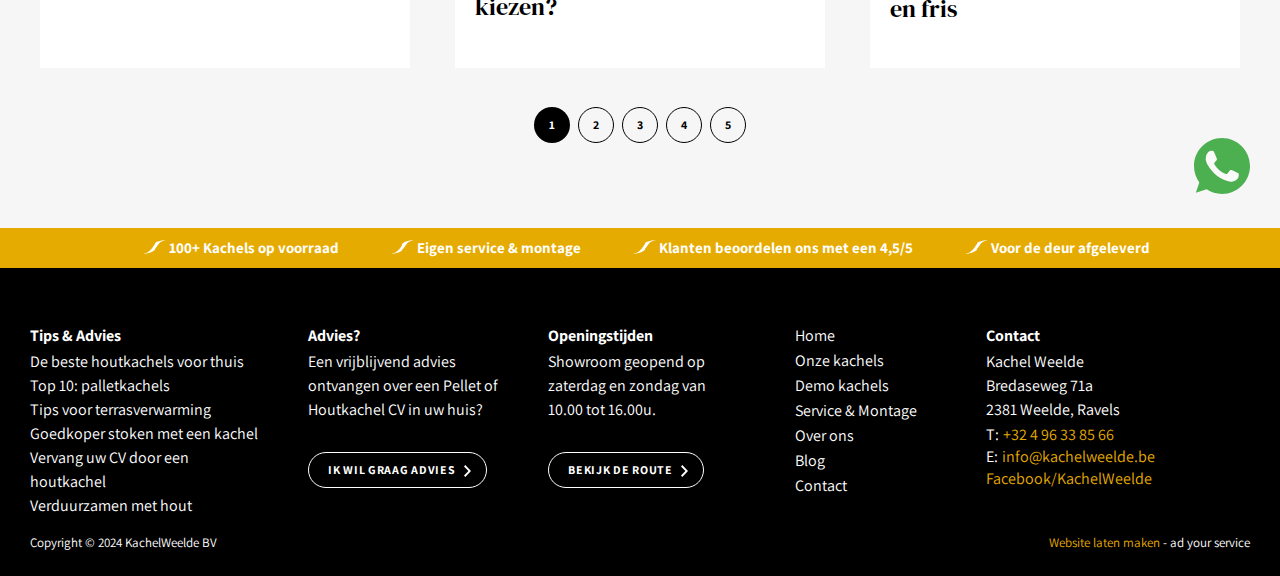
<file: blog.html>
<!DOCTYPE html>
<html lang="en">

<head>
    <meta charset="UTF-8">
    <meta name="viewport" content="width=device-width, initial-scale=1.0">
    <!-- page title -->
    <title>::blog::</title>
    <!-- CSS links -->
    <link rel="stylesheet" href="assets/css/slick.css">
    <link rel="stylesheet" href="assets/css/style.css">
</head>

<body>
    <div class="layout ">

         <!-- header start -->
         <header class="header full_width">
            <div class="headerTop full_width">
                <div class="wrapper">
                    <div class="innerPart full_width">
                        <div class="logo">
                            <a href="index.html">
                                <img src="assets/images/logo.svg" alt="Logo" />
                            </a>
                        </div>
                        <div class="navigation">
                            <ul>
                                <li><a href="onze-kachels.html">ONZE KACHELS</a></li>
                                <li><a href="demo-kachels.html">DEMO KACHELS</a></li>
                                <li><a href="service-montage-detail.html">SERVICE & MONTAGE</a>
                                    <ul class="sub-menu">
                                        <li><a href="#">One</a></li>
                                        <li><a href="#">Two</a></li>
                                        <li><a href="#">Three</a></li>
                                    </ul>
                                </li>
                                <li><a href="over-ons.html">OVER ONS</a></li>
                                <li><a href="blog.html">blog</a></li>
                            </ul>
                            <div class="button">
                                <a href="#" class="btn_one white">IK WIL GRAAG ADVIES</a>
                            </div>
                            <div class="for-mob-icon">
                                <ul>
                                    <li><a href="#"><img src="assets/images/facebook.svg" alt="Icon" /></a></li>
                                    <li><a href="#"><img src="assets/images/instagram.svg" alt="Icon" /></a></li>
                                </ul>
                            </div>
                        </div>
                        <div class="mob-menu">
                            <div class="lines">
                                <span></span>
                                <span></span>
                                <span></span>
                            </div>
                        </div>
                    </div>
                </div>
                <div class="UPS full_width">
                    <div class="wrapper">
                        <div class="btmInner full_width">
                            <ul>
                                <li><a href="#">100+ Kachels op voorraad</a></li>
                                <li><a href="#">Eigen service & montage</a></li>
                                <li><a href="#">Klanten beoordelen ons met een 4,5/5</a></li>
                                <li><a href="#">Voor de deur afgeleverd</a></li>
                            </ul>
                        </div>
                    </div>
                </div>
            </div>
        </header>
        <!-- header end -->

        <!-- main-content start -->
        <div class="main-content full_width">

            <!-- page top section start here -->
            <div class="topSection full_width">
                <div class="wrapper">
                    <div class="innerPart full_width">
                        <div class="headingTop">
                            <span>BLOG</span>
                            <h2>Kachel tips & advies</h2>
                            <p>Lees onze blog om op de hoogte te blijven van de laatste tips en trends.</p>
                        </div>
                    </div>
                </div>

            </div>
            <!-- page top section end here -->

            <!-- Multiple card section start here -->
            <div class="multiCard full_width blog ">
                <div class="wrapper">
                    <div class="innerPart full_width">
                        <div class="filterCard">
                            <div class="filterList">
                                <ul>
                                    <li><a href="#">alle blogs</a></li>
                                    <li><a href="#">tips & TRIcks</a></li>
                                    <li><a href="#">advies</a></li>
                                </ul>
                            </div>

                            <div class="searchType">
                                <input type="text" placeholder="Zoeken">
                                <input type="submit" placeholder="ZOEKEN">
                            </div>
                        </div>
                        <div class="multipleImage">
                            <div class="globalCard">
                                <div class="image">
                                    <img src="assets/images/multi_one.jpg" alt="Image" />
                                </div>
                                <div class="content">
                                    <span>TIPS & TRICKS</span>
                                    <h6>4 Tips voor uw houtkachel</h6>
                                </div>
                            </div>
                            <div class="globalCard">
                                <div class="image">
                                    <img src="assets/images/multi_two.jpg" alt="Image" />
                                </div>
                                <div class="content">
                                    <span>ADVIES</span>
                                    <h6>Welke haard of kachel moet u kiezen?</h6>
                                </div>
                            </div>
                            <div class="globalCard">
                                <div class="image">
                                    <img src="assets/images/multi_three.jpg" alt="Image" />
                                </div>
                                <div class="content">
                                    <span>TIPS & TRICKS</span>
                                    <h6>Hou houd je je kachel schoon en fris</h6>
                                </div>
                            </div>
                            <div class="globalCard">
                                <div class="image">
                                    <img src="assets/images/multi_four.jpg" alt="Image" />
                                </div>
                                <div class="content">
                                    <span>TIPS & TRICKS</span>
                                    <h6>4 Tips voor uw houtkachel</h6>
                                </div>
                            </div>
                            <div class="globalCard">
                                <div class="image">
                                    <img src="assets/images/multi_five.jpg" alt="Image" />
                                </div>
                                <div class="content">
                                    <span>ADVIES</span>
                                    <h6>Welke haard of kachel moet u kiezen?</h6>
                                </div>
                            </div>
                            <div class="globalCard">
                                <div class="image">
                                    <img src="assets/images/multi_six.jpg" alt="Image" />
                                </div>
                                <div class="content">
                                    <span>TIPS & TRICKS</span>
                                    <h6>Hou houd je je kachel schoon en fris</h6>
                                </div>
                            </div>
                            <div class="globalCard">
                                <div class="image">
                                    <img src="assets/images/multi_seven.jpg" alt="Image" />
                                </div>
                                <div class="content">
                                    <span>TIPS & TRICKS</span>
                                    <h6>4 Tips voor uw houtkachel</h6>
                                </div>
                            </div>
                            <div class="globalCard">
                                <div class="image">
                                    <img src="assets/images/multi_eight.jpg" alt="Image" />
                                </div>
                                <div class="content">
                                    <span>ADVIES</span>
                                    <h6>Welke haard of kachel moet u kiezen?</h6>
                                </div>
                            </div>
                            <div class="globalCard">
                                <div class="image">
                                    <img src="assets/images/multi_nine.jpg" alt="Image" />
                                </div>
                                <div class="content">
                                    <span>TIPS & TRICKS</span>
                                    <h6>Hou houd je je kachel schoon en fris</h6>
                                </div>
                            </div>
                            <div class="pagination ">
                                <a href="#">1</a>
                                <span>2</span>
                                <span>3</span>
                                <span>4</span>
                                <span>5</span>
                            </div>
                        </div>
                    </div>
                </div>
            </div>


            <!-- Multiple card section end here -->


            <!-- ----Blog section end here---- -->
            <div class="UPS full_width">
                <div class="wrapper">
                    <div class="btmInner full_width">
                        <ul>
                            <li><a href="#">100+ Kachels op voorraad</a></li>
                            <li><a href="#">Eigen service & montage</a></li>
                            <li><a href="#">Klanten beoordelen ons met een 4,5/5</a></li>
                            <li><a href="#">Voor de deur afgeleverd</a></li>
                        </ul>
                    </div>
                </div>
            </div>
        </div>
        <!-- main-content end -->

       <!-- footer start -->
       <footer class="footerPart full_width">
        <div class="wrapper">
            <div class="innerPart full_width">
                <div class="topFooter">
                    <div class="footerText tips ">
                        <div class="advice">
                            <h6>Tips & Advies</h6>

                            <p>De beste houtkachels voor thuis <br>Top 10: palletkachels<br>
                                Tips voor terrasverwarming
                                Goedkoper stoken met een kachel
                                Vervang uw CV door een <br>houtkachel<br>
                                Verduurzamen met hout
                            </p>
                        </div>
                    </div>
                    <div class="footerText advies">
                        <h6>Advies?</h6>
                        <p>Een vrijblijvend advies ontvangen over een Pellet of Houtkachel CV in uw huis?</p>
                        <div class="button"></div>
                        <a href="#" class="btn_one white">IK WIL GRAAG ADVIES</a>
                    </div>
                    <div class="footerText Openingstijden">
                        <h6>Openingstijden</h6>
                        <p>Showroom geopend op<br> zaterdag en zondag van<br> 10.00 tot 16.00u.</p>
                        <div class="button"></div>
                        <a href="#" class="btn_one white">BEKIJK DE ROUTE</a>
                    </div>
                    <div class="footerText useful">
                        <div class="links">
                                <ul>
                                    <li><a href="index.html">Home</a></li>
                                    <li><a href="over-ons.html">Onze kachels</a></li>
                                    <li><a href="demo-kachels.html">Demo kachels</a></li>
                                    <li><a href="service-montage.html">Service & Montage</a></li>
                                    <li><a href="over-ons.html">Over ons</a></li>
                                    <li><a href="blog.html">Blog</a></li>
                                    <li><a href="contact.html">Contact</a></li>
                                </ul>
                            </div>
                    </div>
                    <div class="footerText contant-ways">
                        <div class="cntct">
                            <h6>Contact</h6>
                            <p>Kachel Weelde
                                <br> Bredaseweg 71a<br>
                                2381 Weelde, Ravels
                            </p>
                            <ul>
                                <li><a href="#"><span>T:</span> +32 4 96 33 85 66</a></li>
                                <li><a href="#"><span>E:</span> info@kachelweelde.be</a></li>
                                <li><a href="#">Facebook/KachelWeelde</a></li>
                            </ul>
                        </div>
                    </div>
                </div>
                <div class="btmInner ">
                    <div class="copyRyt">
                        <p>Copyright © 2024 KachelWeelde BV </p>
                    </div>
                    <div class="rightPart">
                        <p>Website laten maken <a href="#">- ad your service</a></p>
                    </div>
                </div>
            </div>
        </div>
        <div class="whatsapIcon">
            <img src="assets/images/whatsapp.png" alt="Icon" />
        </div>
    </footer>
    <!-- footer end -->

        <!-- JS links -->
        <script src="assets/js/jquery.min.js"></script>
        <script src="assets/js/slick.js"></script>
        <script src="assets/js/custom.js"></script>
    </div>
</body>

</html>
</file>
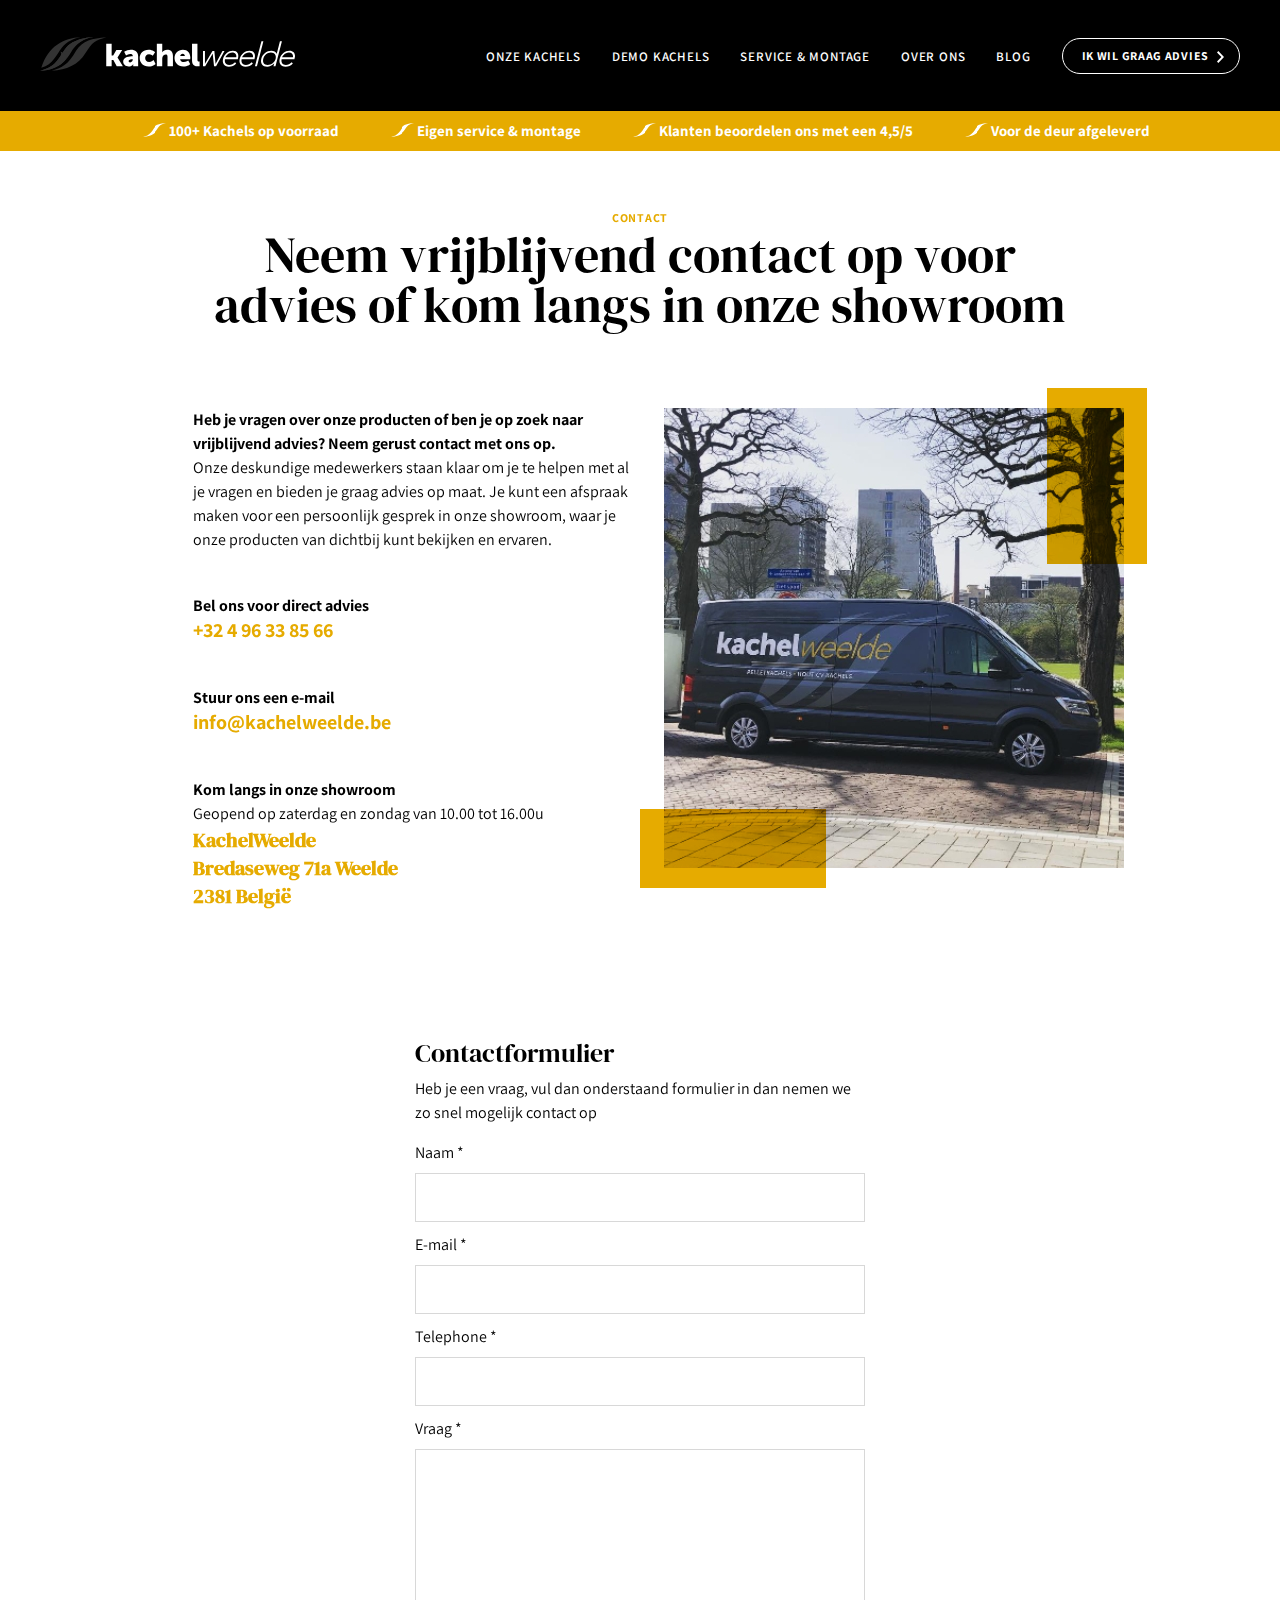
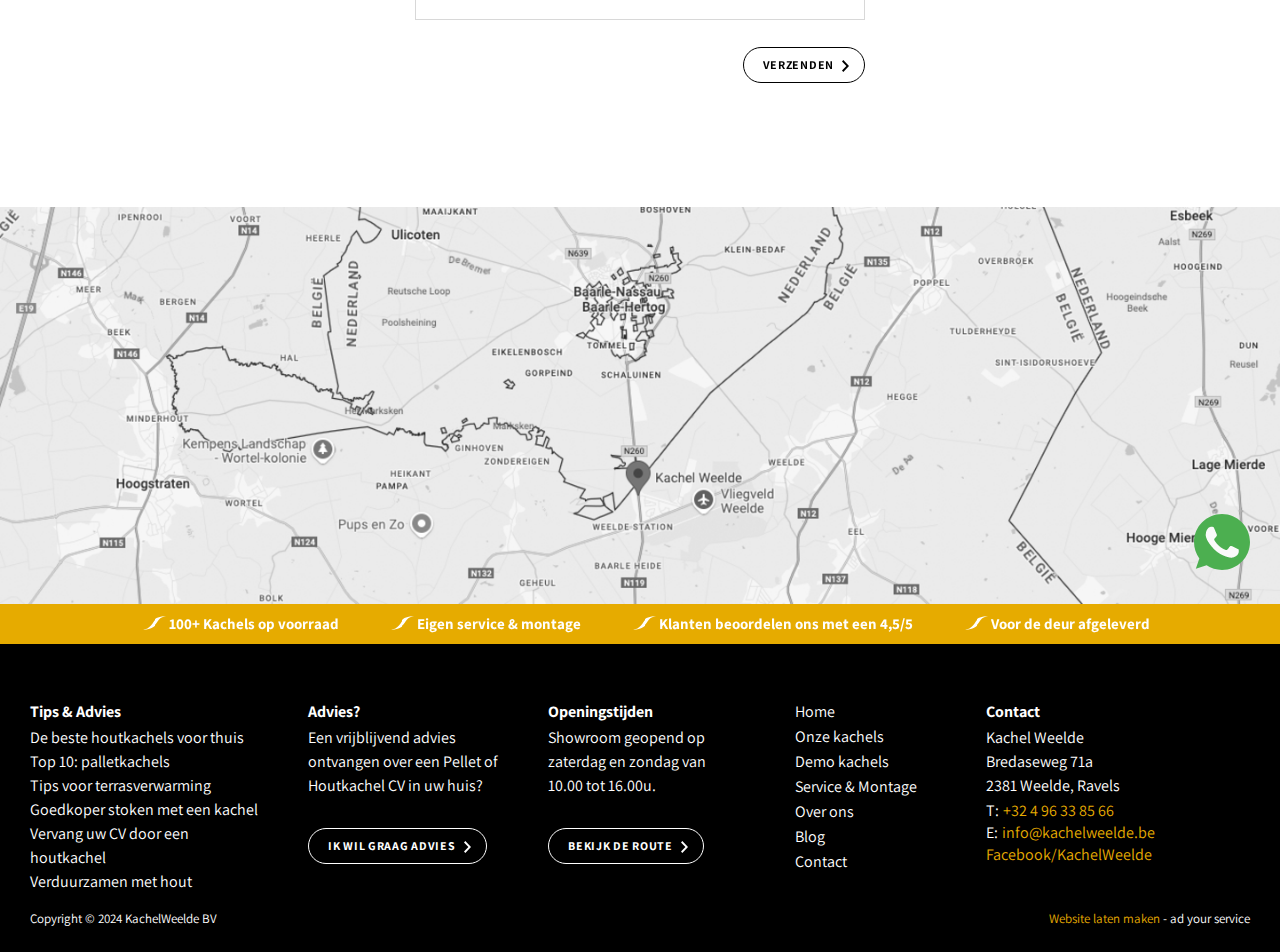
<file: contact.html>
<!DOCTYPE html>
<html lang="en">

<head>
    <meta charset="UTF-8">
    <meta name="viewport" content="width=device-width, initial-scale=1.0">
    <!-- page title -->
    <title>::contact::</title>
    <!-- CSS links -->
    <link rel="stylesheet" href="assets/css/slick.css">
    <link rel="stylesheet" href="assets/css/style.css">
</head>

<body>
    <div class="layout ">

   
         <!-- header start -->
         <header class="header full_width">
            <div class="headerTop full_width">
                <div class="wrapper">
                    <div class="innerPart full_width">
                        <div class="logo">
                            <a href="index.html">
                                <img src="assets/images/logo.svg" alt="Logo" />
                            </a>
                        </div>
                        <div class="navigation">
                            <ul>
                                <li><a href="onze-kachels.html">ONZE KACHELS</a></li>
                                <li><a href="demo-kachels.html">DEMO KACHELS</a></li>
                                <li><a href="service-montage-detail.html">SERVICE & MONTAGE</a>
                                    <ul class="sub-menu">
                                        <li><a href="#">One</a></li>
                                        <li><a href="#">Two</a></li>
                                        <li><a href="#">Three</a></li>
                                    </ul>
                                </li>
                                <li><a href="over-ons.html">OVER ONS</a></li>
                                <li><a href="blog.html">blog</a></li>
                            </ul>
                            <div class="button">
                                <a href="#" class="btn_one white">IK WIL GRAAG ADVIES</a>
                            </div>
                            <div class="for-mob-icon">
                                <ul>
                                    <li><a href="#"><img src="assets/images/facebook.svg" alt="Icon" /></a></li>
                                    <li><a href="#"><img src="assets/images/instagram.svg" alt="Icon" /></a></li>
                                </ul>
                            </div>
                        </div>
                        <div class="mob-menu">
                            <div class="lines">
                                <span></span>
                                <span></span>
                                <span></span>
                            </div>
                        </div>
                    </div>
                </div>
                <div class="UPS full_width">
                    <div class="wrapper">
                        <div class="btmInner full_width">
                            <ul>
                                <li><a href="#">100+ Kachels op voorraad</a></li>
                                <li><a href="#">Eigen service & montage</a></li>
                                <li><a href="#">Klanten beoordelen ons met een 4,5/5</a></li>
                                <li><a href="#">Voor de deur afgeleverd</a></li>
                            </ul>
                        </div>
                    </div>
                </div>
            </div>
        </header>
        <!-- header end -->
        <!-- main-content start -->
        <div class="main-content full_width">

            <!-- page top section start here -->
            <div class="topSection full_width contant-top">
                <div class="wrapper">
                    <div class="innerPart full_width">
                        <div class="headingTop">
                            <span>CONTACT</span>
                            <h2>Neem vrijblijvend contact op voor advies of kom langs in onze showroom</h2>
                        </div>
                    </div>
                </div>

            </div>
            <!-- page top section end here -->

            <div class="showroomSection full_width contact contect-sec-wrp">
                <div class="wrapper">
                    <div class="innerPart full_width">
                        <div class="leftPart">
                            <p><strong>Heb je vragen over onze producten of ben je op zoek naar vrijblijvend advies? Neem gerust contact met ons op.</strong><br>Onze deskundige medewerkers staan klaar om je te helpen met al je vragen en bieden je graag advies op maat. Je kunt een afspraak maken voor een persoonlijk gesprek in onze showroom, waar je onze producten van dichtbij kunt bekijken en ervaren. </p>
                            <div class="contctNumber">
                                <strong>Bel ons voor direct advies</strong>
                                <p><a href="#">+32 4 96 33 85 66</a></p>
                            </div>
                            <div class="contctNumber">
                                <strong>Stuur ons een e-mail</strong>
                                <p><a href="#">info@kachelweelde.be</a></p>
                            </div>
                            <div class="contctNumber">
                                <strong>Kom langs in onze showroom</strong>
                                <p>Geopend op zaterdag en zondag van 10.00 tot 16.00u</p>
                                <h6>KachelWeelde <br>
                                    Bredaseweg 71a Weelde <br>
                                    2381 België</h6>
                            </div>
                        </div>
                        <div class="rightPart">
                            <div class="image">
                                <span class="after"></span>
                                <img src="assets/images/service_three.jpg" alt="Image" />
                                <span class="before"></span>
                            </div>
                        </div>
                    </div>
                </div>
            </div>

            <!-- contact form start here -->
            <div class="personContact full_width">
                <div class="wrapper">
                    <div class="innerPart full_width">
                        <div class="userFrom">
                            <h6>Contactformulier</h6>
                            <p>Heb je een vraag, vul dan onderstaand formulier in dan nemen we zo snel mogelijk contact
                                op
                            </p>
                            <div class="inputsField">
                                <label for="name">Naam *</label>
                                <input type="text">
                            </div>
                            <div class="inputsField">
                                <label for="email">E-mail *</label>
                                <input type="email">
                            </div>
                            <div class="inputsField">
                                <label for="telephone">Telephone *</label>
                                <input type="text">
                            </div>
                            <div class="inputsField">
                                <label for="text">Vraag *</label>
                                <textarea name="" id="" rows="7" cols="50"></textarea>
                            </div>
                            <div class="btn">
                                <a href="#" class="btn_one">verzenden</a>
                            </div>
                        </div>
                    </div>
                </div>
            </div>
            <!-- contact form end here -->

            <!-- google map start here -->
            <div class="googleMap full_width">
                <div class="map">
                    <img src="assets/images/map.jpg" alt="Image" />
                </div>
            </div>
            <!-- google map end here -->


            <!-- ----Blog section end here---- -->
            <div class="UPS full_width">
                <div class="wrapper">
                    <div class="btmInner full_width">
                        <ul>
                            <li><a href="#">100+ Kachels op voorraad</a></li>
                            <li><a href="#">Eigen service & montage</a></li>
                            <li><a href="#">Klanten beoordelen ons met een 4,5/5</a></li>
                            <li><a href="#">Voor de deur afgeleverd</a></li>
                        </ul>
                    </div>
                </div>
            </div>
        </div>
        <!-- main-content end -->

        <!-- footer start -->
        <footer class="footerPart full_width">
            <div class="wrapper">
                <div class="innerPart full_width">
                    <div class="topFooter">
                        <div class="footerText tips ">
                            <div class="advice">
                                <h6>Tips & Advies</h6>

                                <p>De beste houtkachels voor thuis <br>Top 10: palletkachels<br>
                                    Tips voor terrasverwarming
                                    Goedkoper stoken met een kachel
                                    Vervang uw CV door een <br>houtkachel<br>
                                    Verduurzamen met hout
                                </p>
                            </div>
                        </div>
                        <div class="footerText advies">
                            <h6>Advies?</h6>
                            <p>Een vrijblijvend advies ontvangen over een Pellet of Houtkachel CV in uw huis?</p>
                            <div class="button"></div>
                            <a href="#" class="btn_one white">IK WIL GRAAG ADVIES</a>
                        </div>
                        <div class="footerText Openingstijden">
                            <h6>Openingstijden</h6>
                            <p>Showroom geopend op<br> zaterdag en zondag van<br> 10.00 tot 16.00u.</p>
                            <div class="button"></div>
                            <a href="#" class="btn_one white">BEKIJK DE ROUTE</a>
                        </div>
                        <div class="footerText useful">
                            <div class="links">
                                <ul>
                                    <li><a href="index.html">Home</a></li>
                                    <li><a href="over-ons.html">Onze kachels</a></li>
                                    <li><a href="demo-kachels.html">Demo kachels</a></li>
                                    <li><a href="service-montage.html">Service & Montage</a></li>
                                    <li><a href="over-ons.html">Over ons</a></li>
                                    <li><a href="blog.html">Blog</a></li>
                                    <li><a href="contact.html">Contact</a></li>
                                </ul>
                            </div>
                        </div>
                        <div class="footerText contant-ways">
                            <div class="cntct">
                                <h6>Contact</h6>
                                <p>Kachel Weelde
                                    <br> Bredaseweg 71a<br>
                                    2381 Weelde, Ravels
                                </p>
                                <ul>
                                    <li><a href="#"><span>T:</span> +32 4 96 33 85 66</a></li>
                                    <li><a href="#"><span>E:</span> info@kachelweelde.be</a></li>
                                    <li><a href="#">Facebook/KachelWeelde</a></li>
                                </ul>
                            </div>
                        </div>
                    </div>
                    <div class="btmInner ">
                        <div class="copyRyt">
                            <p>Copyright © 2024 KachelWeelde BV </p>
                        </div>
                        <div class="rightPart">
                            <p>Website laten maken <a href="#">- ad your service</a></p>
                        </div>
                    </div>
                </div>
            </div>
            <div class="whatsapIcon">
                <img src="assets/images/whatsapp.png" alt="Icon" />
            </div>
        </footer>
        <!-- footer end -->

        <!-- JS links -->
        <script src="assets/js/jquery.min.js"></script>
        <script src="assets/js/slick.js"></script>
        <script src="assets/js/custom.js"></script>
    </div>
</body>

</html>
</file>
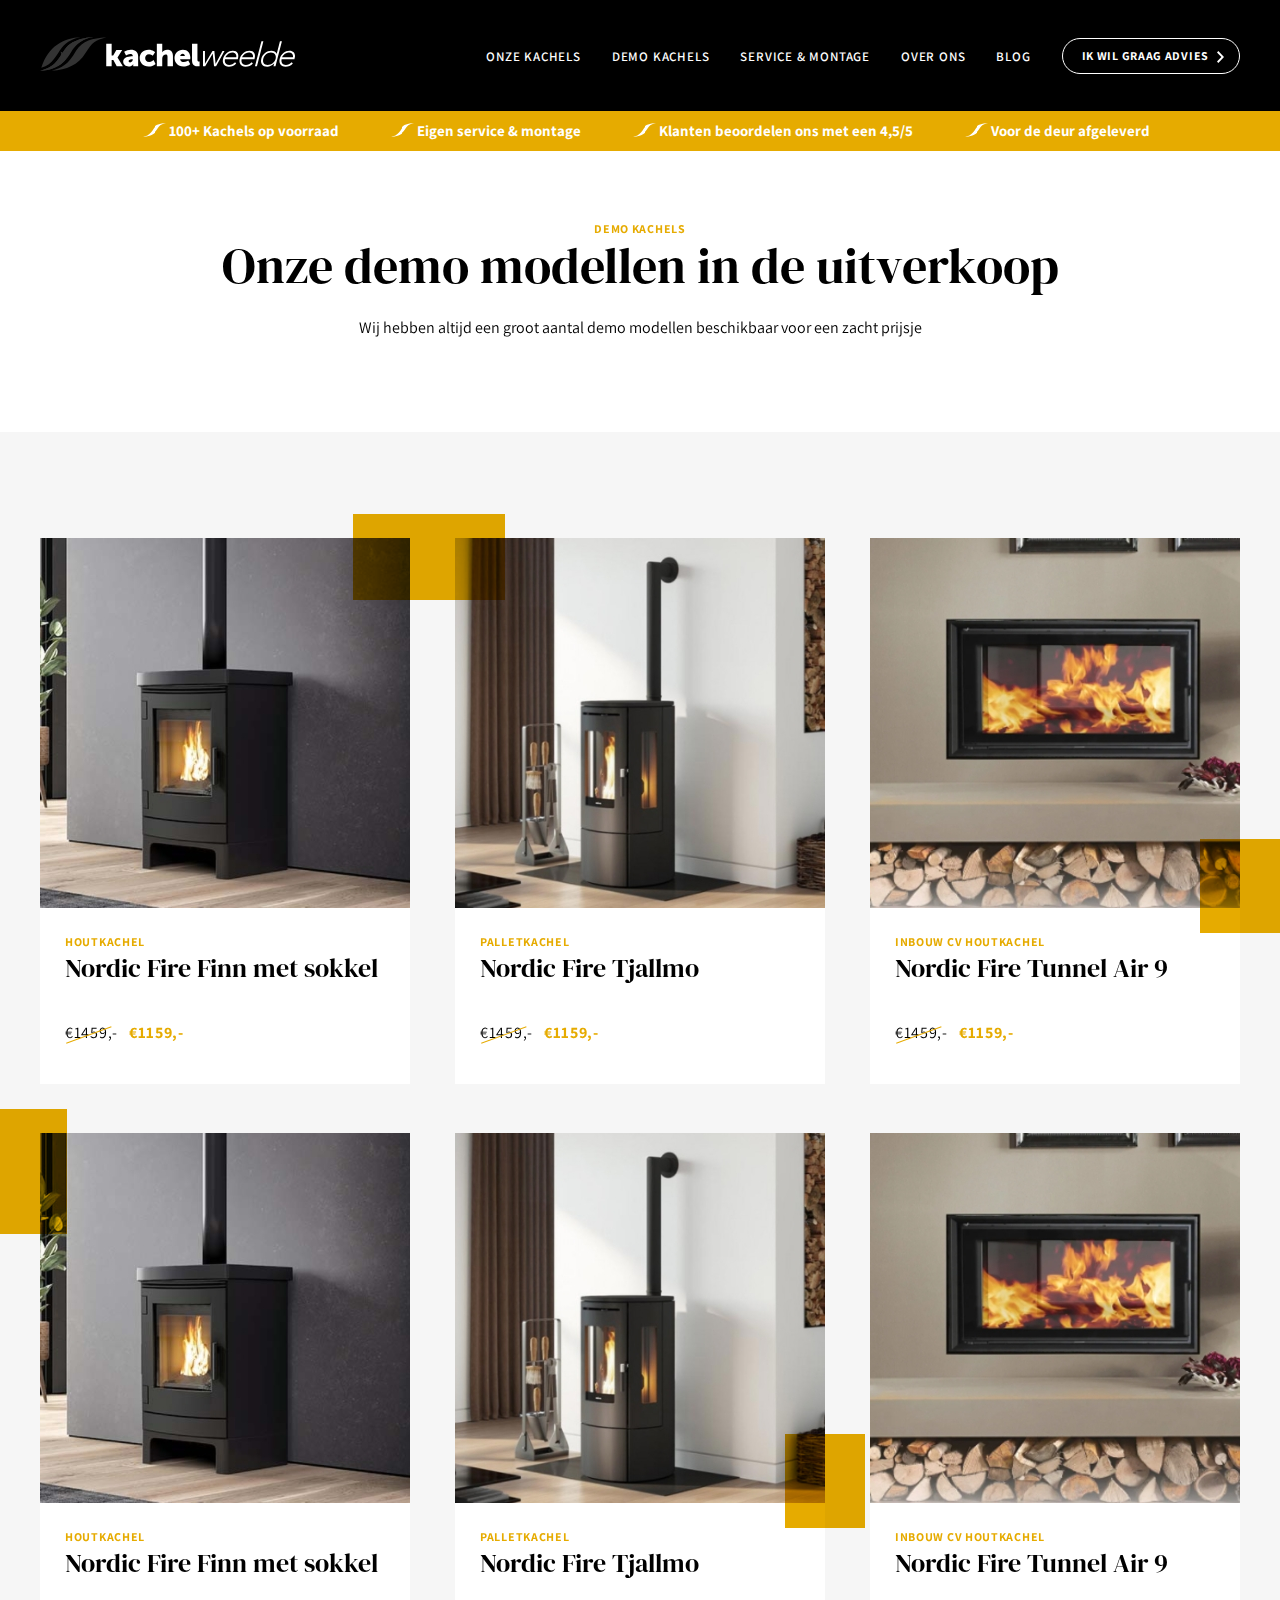
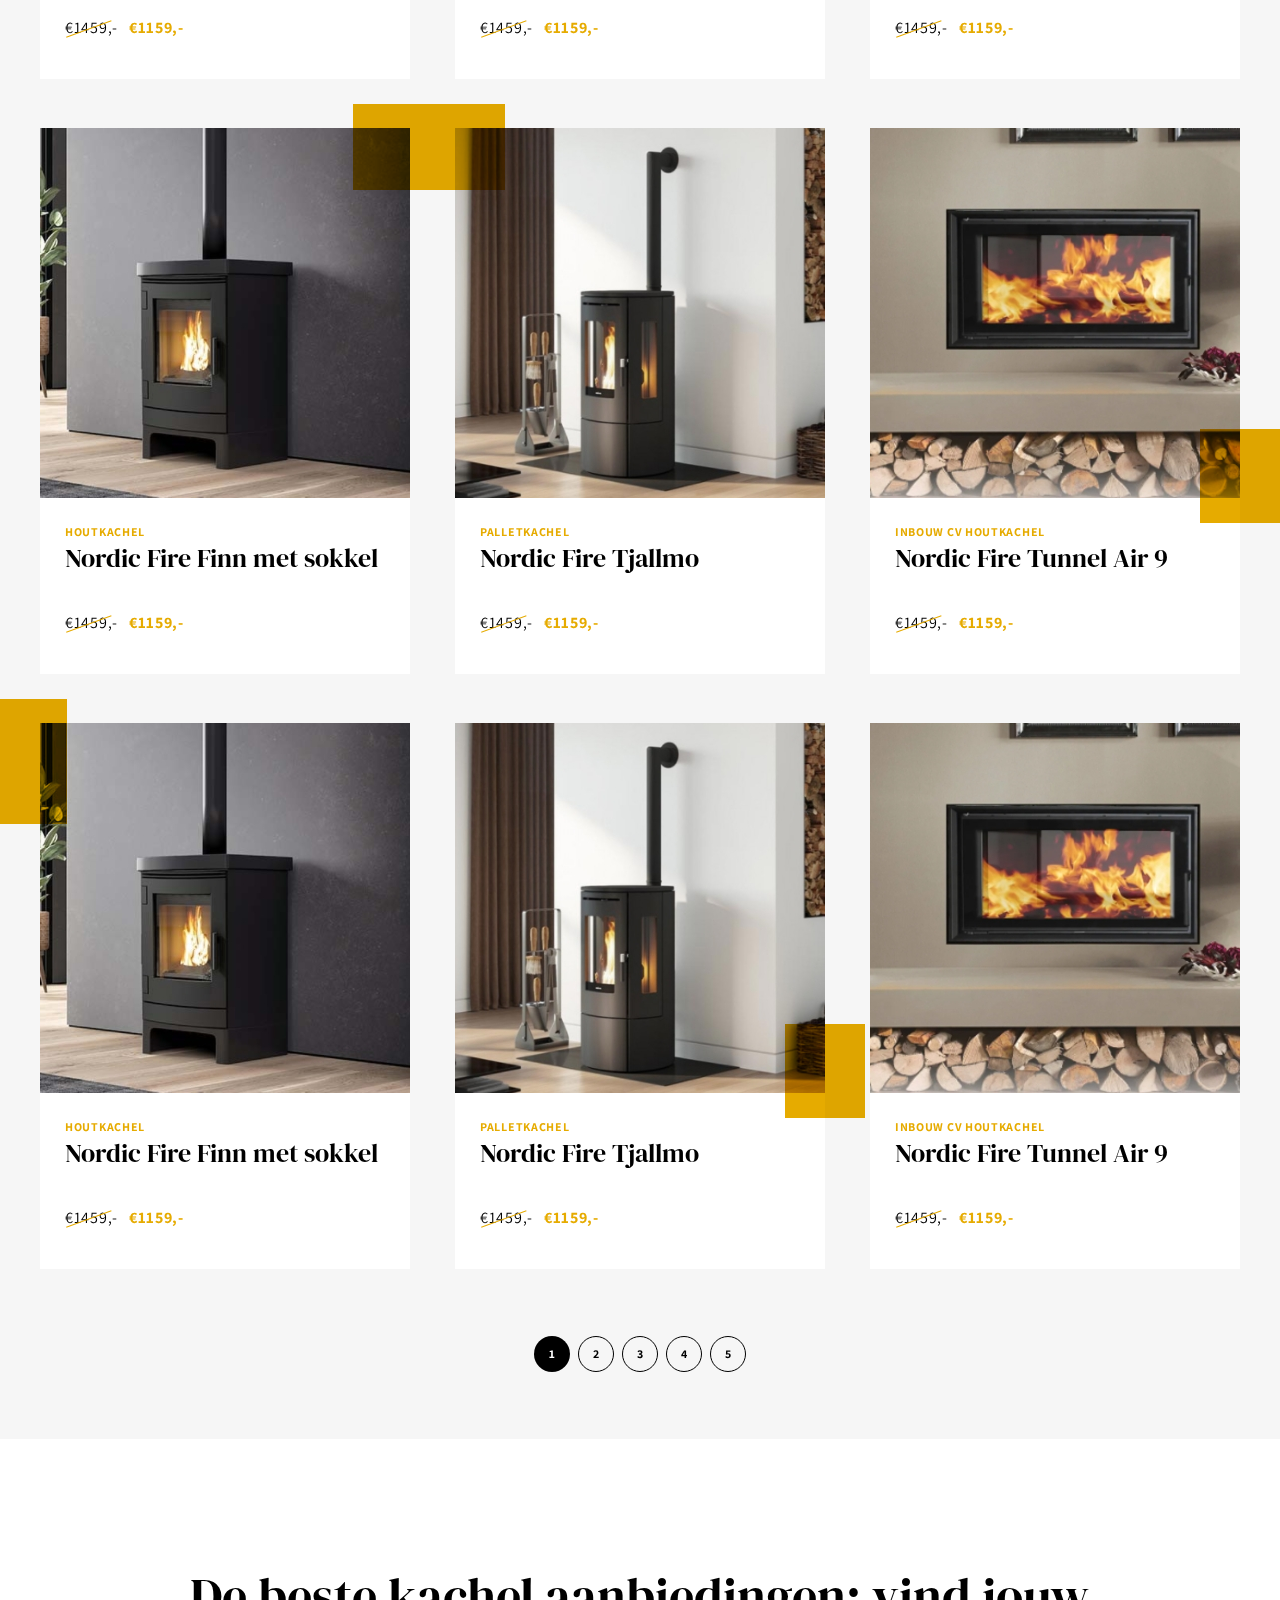
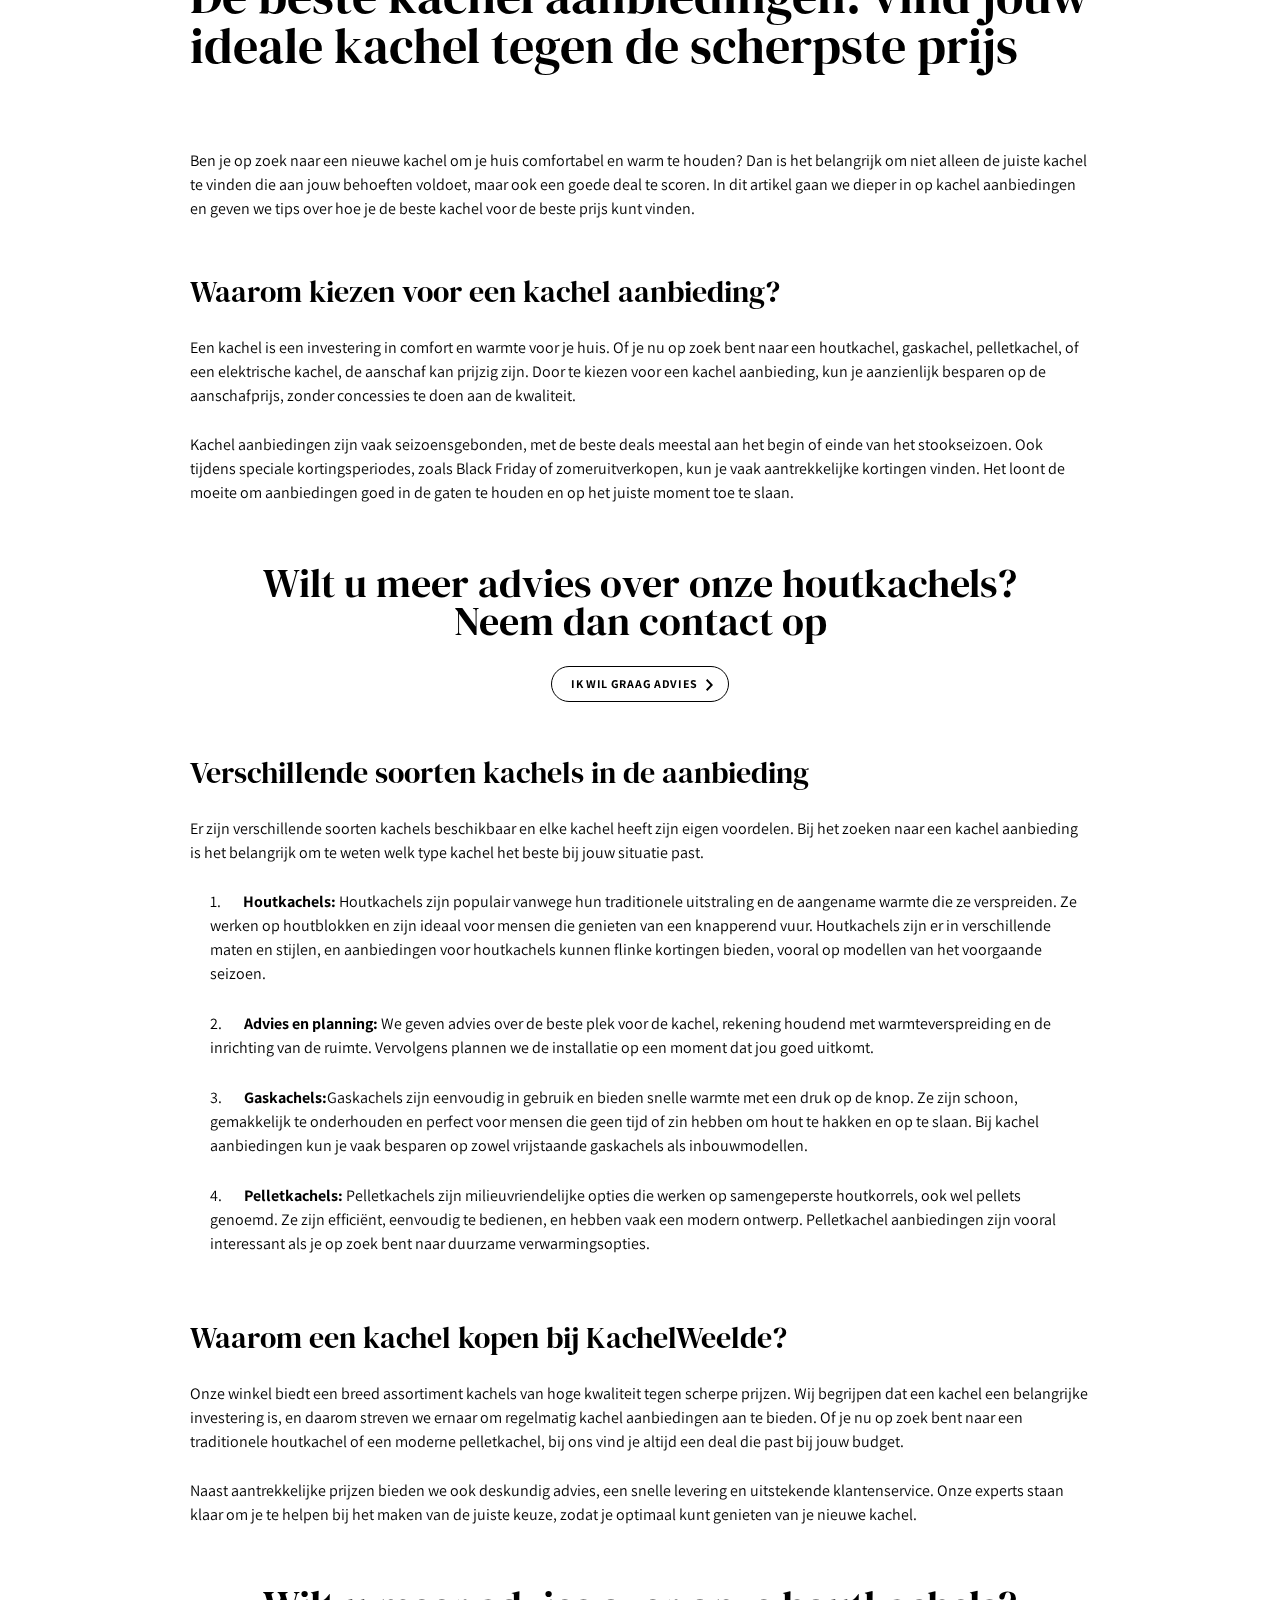
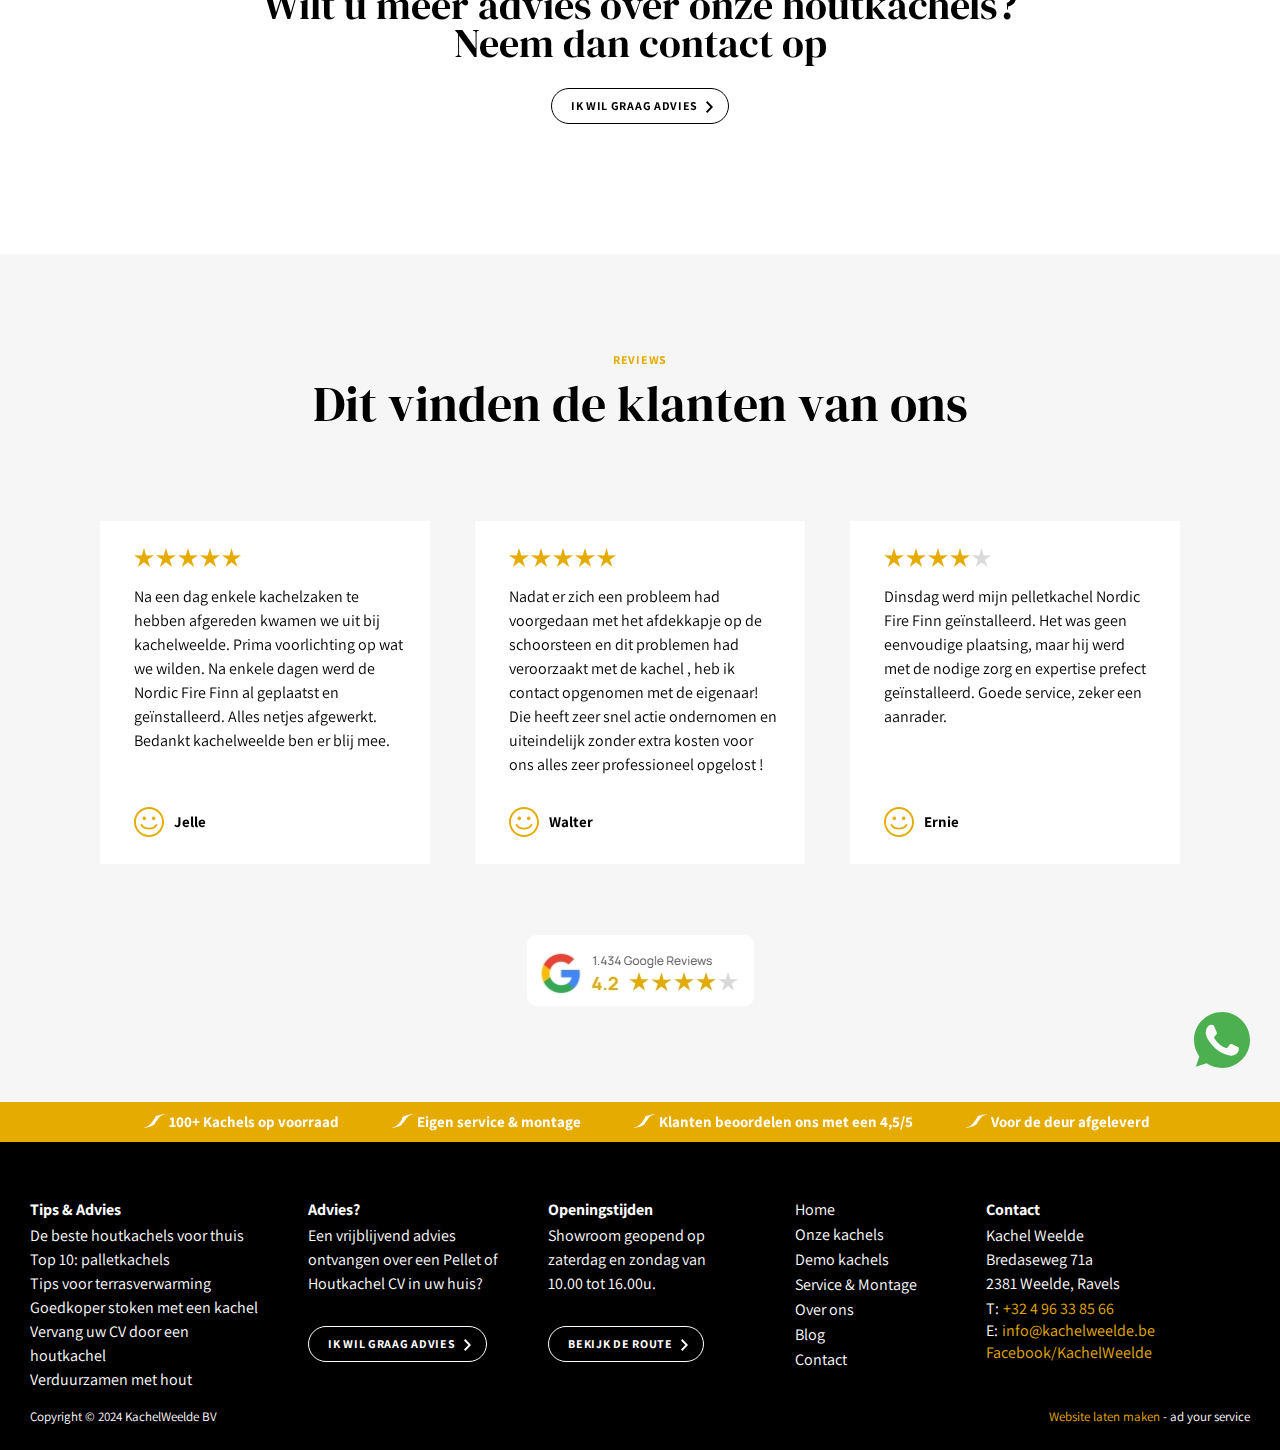
<file: demo-kachels.html>
<!DOCTYPE html>
<html lang="en">

<head>
    <meta charset="UTF-8">
    <meta name="viewport" content="width=device-width, initial-scale=1.0">
    <!-- page title -->
    <title>::demo kachels::</title>
    <!-- CSS links -->
    <link rel="stylesheet" href="assets/css/slick.css">
    <link rel="stylesheet" href="assets/css/style.css">
</head>

<body>
    <div class="layout ">

  
         <!-- header start -->
         <header class="header full_width">
            <div class="headerTop full_width">
                <div class="wrapper">
                    <div class="innerPart full_width">
                        <div class="logo">
                            <a href="index.html">
                                <img src="assets/images/logo.svg" alt="Logo" />
                            </a>
                        </div>
                        <div class="navigation">
                            <ul>
                                <li><a href="onze-kachels.html">ONZE KACHELS</a></li>
                                <li><a href="demo-kachels.html">DEMO KACHELS</a></li>
                                <li><a href="service-montage-detail.html">SERVICE & MONTAGE</a>
                                    <ul class="sub-menu">
                                        <li><a href="#">One</a></li>
                                        <li><a href="#">Two</a></li>
                                        <li><a href="#">Three</a></li>
                                    </ul>
                                </li>
                                <li><a href="over-ons.html">OVER ONS</a></li>
                                <li><a href="blog.html">blog</a></li>
                            </ul>
                            <div class="button">
                                <a href="#" class="btn_one white">IK WIL GRAAG ADVIES</a>
                            </div>
                            <div class="for-mob-icon">
                                <ul>
                                    <li><a href="#"><img src="assets/images/facebook.svg" alt="Icon" /></a></li>
                                    <li><a href="#"><img src="assets/images/instagram.svg" alt="Icon" /></a></li>
                                </ul>
                            </div>
                        </div>
                        <div class="mob-menu">
                            <div class="lines">
                                <span></span>
                                <span></span>
                                <span></span>
                            </div>
                        </div>
                    </div>
                </div>
                <div class="UPS full_width">
                    <div class="wrapper">
                        <div class="btmInner full_width">
                            <ul>
                                <li><a href="#">100+ Kachels op voorraad</a></li>
                                <li><a href="#">Eigen service & montage</a></li>
                                <li><a href="#">Klanten beoordelen ons met een 4,5/5</a></li>
                                <li><a href="#">Voor de deur afgeleverd</a></li>
                            </ul>
                        </div>
                    </div>
                </div>
            </div>
        </header>
        <!-- header end -->

        <!-- main-content start -->
        <div class="main-content full_width">

            <!-- page top section start here -->
            <div class="topSection full_width">
                <div class="wrapper">
                    <div class="innerPart full_width">
                        <div class="headingTop">
                            <span>DEMO KACHELS</span>
                            <h2>Onze demo modellen in de uitverkoop</h2>
                            <p>Wij hebben altijd een groot aantal demo modellen beschikbaar voor een zacht prijsje</p>
                        </div>
                    </div>
                </div>

            </div>
            <!-- page top section end here -->

            <!-- ----DEMO KACHELS section end here---- -->
            <div class="demoSection full_width demoCard">
                <div class="wrapper">
                    <div class="innerPart full_width">
                        <div class="threeCard">
                            <div class="globalCard">
                                <div class="image">
                                    <span class="before"></span>
                                    <img src="assets/images/Bitmap_five.jpg" alt="Image" />
                                </div>
                                <div class="content">
                                    <span>HOUTKACHEL</span>
                                    <h6>Nordic Fire Finn met sokkel</h6>
                                    <span class="price del">
                                        <del>
                                            <span class="woocommerce-Price-amount amount">
                                                <span class="woocommerce-Price-currencySymbol">€</span>1459,-
                                            </span>
                                        </del>
                                    </span>
                                    <span class="price">
                                        <del>
                                            <span class="woocommerce-Price-amount amount">
                                                <span class="woocommerce-Price-currencySymbol">€</span>1159,-
                                            </span>
                                        </del>
                                    </span>
                                </div>
                            </div>
                            <div class="globalCard">
                                <div class="image">
                                    <img src="assets/images/Bitmap_six.jpg" alt="Image" />
                                </div>
                                <div class="content">
                                    <span>PALLETKACHEL</span>
                                    <h6>Nordic Fire Tjallmo</h6>
                                    <span class="price del">
                                        <del>
                                            <span class="woocommerce-Price-amount amount">
                                                <span class="woocommerce-Price-currencySymbol">€</span>1459,-
                                            </span>
                                        </del>
                                    </span>
                                    <span class="price">
                                        <del>
                                            <span class="woocommerce-Price-amount amount">
                                                <span class="woocommerce-Price-currencySymbol">€</span>1159,-
                                            </span>
                                        </del>
                                    </span>
                                </div>
                            </div>
                            <div class="globalCard">
                                <div class="image">
                                    <span class="before"></span>
                                    <img src="assets/images/Bitmap_seven.jpg" alt="Image" />
                                </div>
                                <div class="content">
                                    <span>INBOUW CV HOUTKACHEL</span>
                                    <h6>Nordic Fire Tunnel Air 9</h6>
                                    <span class="price del">
                                        <del>
                                            <span class="woocommerce-Price-amount amount">
                                                <span class="woocommerce-Price-currencySymbol">€</span>1459,-
                                            </span>
                                        </del>
                                    </span>
                                    <span class="price">
                                        <del>
                                            <span class="woocommerce-Price-amount amount">
                                                <span class="woocommerce-Price-currencySymbol">€</span>1159,-
                                            </span>
                                        </del>
                                    </span>
                                </div>
                            </div>
                            <div class="globalCard">
                                <div class="image">
                                    <span class="before"></span>
                                    <img src="assets/images/Bitmap_five.jpg" alt="Image" />
                                </div>
                                <div class="content">
                                    <span>HOUTKACHEL</span>
                                    <h6>Nordic Fire Finn met sokkel</h6>
                                    <span class="price del">
                                        <del>
                                            <span class="woocommerce-Price-amount amount">
                                                <span class="woocommerce-Price-currencySymbol">€</span>1459,-
                                            </span>
                                        </del>
                                    </span>
                                    <span class="price">
                                        <del>
                                            <span class="woocommerce-Price-amount amount">
                                                <span class="woocommerce-Price-currencySymbol">€</span>1159,-
                                            </span>
                                        </del>
                                    </span>
                                </div>
                            </div>

                            <div class="globalCard">
                                <div class="image">
                                    <span class="before"></span>
                                    <img src="assets/images/Bitmap_six.jpg" alt="Image" />
                                </div>
                                <div class="content">
                                    <span>PALLETKACHEL</span>
                                    <h6>Nordic Fire Tjallmo</h6>
                                    <span class="price del">
                                        <del>
                                            <span class="woocommerce-Price-amount amount">
                                                <span class="woocommerce-Price-currencySymbol">€</span>1459,-
                                            </span>
                                        </del>
                                    </span>
                                    <span class="price">
                                        <del>
                                            <span class="woocommerce-Price-amount amount">
                                                <span class="woocommerce-Price-currencySymbol">€</span>1159,-
                                            </span>
                                        </del>
                                    </span>
                                </div>
                            </div>
                            <div class="globalCard">
                                <div class="image">
                                    <img src="assets/images/Bitmap_seven.jpg" alt="Image" />
                                </div>
                                <div class="content">
                                    <span>INBOUW CV HOUTKACHEL</span>
                                    <h6>Nordic Fire Tunnel Air 9</h6>
                                    <span class="price del">
                                        <del>
                                            <span class="woocommerce-Price-amount amount">
                                                <span class="woocommerce-Price-currencySymbol">€</span>1459,-
                                            </span>
                                        </del>
                                    </span>
                                    <span class="price">
                                        <del>
                                            <span class="woocommerce-Price-amount amount">
                                                <span class="woocommerce-Price-currencySymbol">€</span>1159,-
                                            </span>
                                        </del>
                                    </span>
                                </div>
                            </div>

                            <div class="globalCard">
                                <div class="image">
                                    <span class="before"></span>
                                    <img src="assets/images/Bitmap_five.jpg" alt="Image" />
                                </div>
                                <div class="content">
                                    <span>HOUTKACHEL</span>
                                    <h6>Nordic Fire Finn met sokkel</h6>
                                    <span class="price del">
                                        <del>
                                            <span class="woocommerce-Price-amount amount">
                                                <span class="woocommerce-Price-currencySymbol">€</span>1459,-
                                            </span>
                                        </del>
                                    </span>
                                    <span class="price">
                                        <del>
                                            <span class="woocommerce-Price-amount amount">
                                                <span class="woocommerce-Price-currencySymbol">€</span>1159,-
                                            </span>
                                        </del>
                                    </span>
                                </div>
                            </div>
                            <div class="globalCard">
                                <div class="image">
                                    <img src="assets/images/Bitmap_six.jpg" alt="Image" />
                                </div>
                                <div class="content">
                                    <span>PALLETKACHEL</span>
                                    <h6>Nordic Fire Tjallmo</h6>
                                    <span class="price del">
                                        <del>
                                            <span class="woocommerce-Price-amount amount">
                                                <span class="woocommerce-Price-currencySymbol">€</span>1459,-
                                            </span>
                                        </del>
                                    </span>
                                    <span class="price">
                                        <del>
                                            <span class="woocommerce-Price-amount amount">
                                                <span class="woocommerce-Price-currencySymbol">€</span>1159,-
                                            </span>
                                        </del>
                                    </span>
                                </div>
                            </div>
                            <div class="globalCard">
                                <div class="image">
                                    <span class="before"></span>
                                    <img src="assets/images/Bitmap_seven.jpg" alt="Image" />
                                </div>
                                <div class="content">
                                    <span>INBOUW CV HOUTKACHEL</span>
                                    <h6>Nordic Fire Tunnel Air 9</h6>
                                    <span class="price del">
                                        <del>
                                            <span class="woocommerce-Price-amount amount">
                                                <span class="woocommerce-Price-currencySymbol">€</span>1459,-
                                            </span>
                                        </del>
                                    </span>
                                    <span class="price">
                                        <del>
                                            <span class="woocommerce-Price-amount amount">
                                                <span class="woocommerce-Price-currencySymbol">€</span>1159,-
                                            </span>
                                        </del>
                                    </span>
                                </div>
                            </div>
                            <div class="globalCard">
                                <div class="image">
                                    <span class="before"></span>
                                    <img src="assets/images/Bitmap_five.jpg" alt="Image" />
                                </div>
                                <div class="content">
                                    <span>HOUTKACHEL</span>
                                    <h6>Nordic Fire Finn met sokkel</h6>
                                    <span class="price del">
                                        <del>
                                            <span class="woocommerce-Price-amount amount">
                                                <span class="woocommerce-Price-currencySymbol">€</span>1459,-
                                            </span>
                                        </del>
                                    </span>
                                    <span class="price">
                                        <del>
                                            <span class="woocommerce-Price-amount amount">
                                                <span class="woocommerce-Price-currencySymbol">€</span>1159,-
                                            </span>
                                        </del>
                                    </span>
                                </div>
                            </div>

                            <div class="globalCard">
                                <div class="image">
                                    <span class="before"></span>
                                    <img src="assets/images/Bitmap_six.jpg" alt="Image" />
                                </div>
                                <div class="content">
                                    <span>PALLETKACHEL</span>
                                    <h6>Nordic Fire Tjallmo</h6>
                                    <span class="price del">
                                        <del>
                                            <span class="woocommerce-Price-amount amount">
                                                <span class="woocommerce-Price-currencySymbol">€</span>1459,-
                                            </span>
                                        </del>
                                    </span>
                                    <span class="price">
                                        <del>
                                            <span class="woocommerce-Price-amount amount">
                                                <span class="woocommerce-Price-currencySymbol">€</span>1159,-
                                            </span>
                                        </del>
                                    </span>
                                </div>
                            </div>
                            <div class="globalCard">
                                <div class="image">
                                    <img src="assets/images/Bitmap_seven.jpg" alt="Image" />
                                </div>
                                <div class="content">
                                    <span>INBOUW CV HOUTKACHEL</span>
                                    <h6>Nordic Fire Tunnel Air 9</h6>
                                    <span class="price del">
                                        <del>
                                            <span class="woocommerce-Price-amount amount">
                                                <span class="woocommerce-Price-currencySymbol">€</span>1459,-
                                            </span>
                                        </del>
                                    </span>
                                    <span class="price">
                                        <del>
                                            <span class="woocommerce-Price-amount amount">
                                                <span class="woocommerce-Price-currencySymbol">€</span>1159,-
                                            </span>
                                        </del>
                                    </span>
                                </div>
                            </div>
                            <div class="pagination ">
                                <a href="#">1</a>
                                <span>2</span>
                                <span>3</span>
                                <span>4</span>
                                <span>5</span>
                            </div>
                        </div>
                    </div>
                </div>
            </div>

            <!-- ----DEMO KACHELS section end here---- -->


            <!-- text sec start here -->
            <div class="text-sec full_width jouw-kachel onx-s">
                <div class="wrapper">
                    <div class="inner_part aanbiedingen">
                        <h2>De beste kachel aanbiedingen: vind jouw ideale kachel tegen de scherpste prijs</h2>
                        <p>Ben je op zoek naar een nieuwe kachel om je huis comfortabel en warm te houden? Dan is het
                            belangrijk om niet alleen de juiste kachel te vinden die aan jouw behoeften voldoet, maar
                            ook een goede deal te scoren. In dit artikel gaan we dieper in op kachel aanbiedingen en
                            geven we tips over hoe je de beste kachel voor de beste prijs kunt vinden.</p>
                        <h5 class="nieuwe">Waarom kiezen voor een kachel aanbieding?</h5>
                        <p>Een kachel is een investering in comfort en warmte voor je huis. Of je nu op zoek bent naar
                            een houtkachel, gaskachel, pelletkachel, of een elektrische kachel, de aanschaf kan prijzig
                            zijn. Door te kiezen voor een kachel aanbieding, kun je aanzienlijk besparen op de
                            aanschafprijs, zonder concessies te doen aan de kwaliteit.</p>
                        <p>Kachel aanbiedingen zijn vaak seizoensgebonden, met de beste deals meestal aan het begin of
                            einde van het stookseizoen. Ook tijdens speciale kortingsperiodes, zoals Black Friday of
                            zomeruitverkopen, kun je vaak aantrekkelijke kortingen vinden. Het loont de moeite om
                            aanbiedingen goed in de gaten te houden en op het juiste moment toe te slaan.</p>
                        <div class="bottom-title meer-advice">
                            <h3>Wilt u meer advies over onze houtkachels? Neem dan contact op</h3>
                            <a href="#" class="btn_one backColor"> IK WIL GRAAG ADVIES</a>
                        </div>
                        <h5 class="Verschillende  ">Verschillende soorten kachels in de aanbieding</h5>
                        <p>Er zijn verschillende soorten kachels beschikbaar en elke kachel heeft zijn eigen voordelen.
                            Bij het zoeken naar een kachel aanbieding is het belangrijk om te weten welk type kachel het
                            beste bij jouw situatie past. </p>



                        <ol class="dem-kach">
                            <li><strong>Houtkachels: </strong> Houtkachels zijn populair vanwege hun traditionele
                                uitstraling en de aangename warmte die ze verspreiden. Ze werken op houtblokken en zijn
                                ideaal voor mensen die genieten van een knapperend vuur. Houtkachels zijn er in
                                verschillende maten en stijlen, en aanbiedingen voor houtkachels kunnen flinke kortingen
                                bieden, vooral op modellen van het voorgaande seizoen.
                            </li>
                            <li><strong>Advies en planning: </strong>We geven advies over de beste plek voor de
                                kachel, rekening houdend met warmteverspreiding en de inrichting van de ruimte.
                                Vervolgens plannen we de installatie op een moment dat jou goed uitkomt.
                            </li>
                            <li><strong>Gaskachels:</strong>Gaskachels zijn eenvoudig in gebruik en bieden snelle warmte
                                met een druk op de knop. Ze zijn schoon, gemakkelijk te onderhouden en perfect voor
                                mensen die geen tijd of zin hebben om hout te hakken en op te slaan. Bij kachel
                                aanbiedingen kun je vaak besparen op zowel vrijstaande gaskachels als inbouwmodellen.
                            </li>
                            <li><strong>Pelletkachels: </strong> Pelletkachels zijn milieuvriendelijke opties die werken
                                op samengeperste houtkorrels, ook wel pellets genoemd. Ze zijn efficiënt, eenvoudig te
                                bedienen, en hebben vaak een modern ontwerp. Pelletkachel aanbiedingen zijn vooral
                                interessant als je op zoek bent naar duurzame verwarmingsopties.

                            </li>


                        </ol>
                        <h5>Waarom een kachel kopen bij KachelWeelde?</h5>
                        <p>Onze winkel biedt een breed assortiment kachels van hoge kwaliteit tegen scherpe prijzen. Wij
                            begrijpen dat een kachel een belangrijke investering is, en daarom streven we ernaar om
                            regelmatig kachel aanbiedingen aan te bieden. Of je nu op zoek bent naar een traditionele
                            houtkachel of een moderne pelletkachel, bij ons vind je altijd een deal die past bij jouw
                            budget.</p>
                        <p>Naast aantrekkelijke prijzen bieden we ook deskundig advies, een snelle levering en
                            uitstekende klantenservice. Onze experts staan klaar om je te helpen bij het maken van de
                            juiste keuze, zodat je optimaal kunt genieten van je nieuwe kachel.</p>


                        <div class="bottom-title meer-advice">
                            <h3>Wilt u meer advies over onze houtkachels?
                                Neem dan contact op</h3>
                            <a href="#" class="btn_one backColor"> IK WIL GRAAG ADVIES</a>
                        </div>

                    </div>

                </div>
            </div>
            <!-- text sec end here -->

            <!-- testominal -->
            <div class="testominal-sec full_width advan-card">
                <div class="wrapper">
                    <div class="inner-part full_width">
                        <div class="headingTop review-title vinden">
                            <span>REVIEWS</span>
                            <h2>Dit vinden de klanten van ons</h2>
                        </div>
                        <div class="testominal-slider">
                            <div class="review-card">

                                <div class="feedback">
                                    <ul>
                                        <li><img src="assets/images/Star-icon.svg" alt=""></li>
                                        <li><img src="assets/images/Star-icon.svg" alt=""></li>
                                        <li><img src="assets/images/Star-icon.svg" alt=""></li>
                                        <li><img src="assets/images/Star-icon.svg" alt=""></li>
                                        <li><img src="assets/images/Star-icon.svg" alt=""></li>
                                    </ul>
                                    <p>Na een dag enkele kachelzaken te hebben afgereden kwamen we uit bij kachelweelde.
                                        Prima voorlichting op wat we wilden. Na enkele dagen werd de Nordic Fire Finn al
                                        geplaatst en geïnstalleerd. Alles netjes afgewerkt. Bedankt kachelweelde ben er
                                        blij mee.</p>

                                </div>

                                <div class="user">
                                    <div class="user-img"><img src="assets/images/happy-user.svg" alt=""></div>
                                    <strong>Jelle</strong>
                                </div>

                            </div>
                            <div class="review-card">

                                <div class="feedback">
                                    <ul>
                                        <li><img src="assets/images/Star-icon.svg" alt=""></li>
                                        <li><img src="assets/images/Star-icon.svg" alt=""></li>
                                        <li><img src="assets/images/Star-icon.svg" alt=""></li>
                                        <li><img src="assets/images/Star-icon.svg" alt=""></li>
                                        <li><img src="assets/images/Star-icon.svg" alt=""></li>
                                    </ul>
                                    <p>Nadat er zich een probleem had voorgedaan met het afdekkapje op de schoorsteen en
                                        dit problemen had veroorzaakt met de kachel , heb ik contact opgenomen met de
                                        eigenaar! Die heeft zeer snel actie ondernomen en uiteindelijk zonder extra
                                        kosten voor ons alles zeer professioneel opgelost !</p>
                                </div>
                                <div class="user">
                                    <div class="user-img"><img src="assets/images/happy-user.svg" alt=""></div>
                                    <strong>Walter</strong>
                                </div>
                            </div>
                            <div class="review-card">
                                <div class="feedback">
                                    <ul>
                                        <li><img src="assets/images/Star-icon.svg" alt=""></li>
                                        <li><img src="assets/images/Star-icon.svg" alt=""></li>
                                        <li><img src="assets/images/Star-icon.svg" alt=""></li>
                                        <li><img src="assets/images/Star-icon.svg" alt=""></li>
                                        <li><img src="assets/images/star-white.svg" alt=""></li>
                                    </ul>
                                    <p>Dinsdag werd mijn pelletkachel Nordic Fire Finn geïnstalleerd. Het was geen
                                        eenvoudige plaatsing, maar hij werd met de nodige zorg en expertise prefect
                                        geïnstalleerd. Goede service, zeker een aanrader.</p>

                                </div>

                                <div class="user">
                                    <div class="user-img"><img src="assets/images/happy-user.svg" alt=""></div>
                                    <strong>Ernie</strong>
                                </div>

                            </div>
                        </div>
                        <div class="google-review">
                            <img src="assets/images/Googlereview.jpg" alt="">
                        </div>
                    </div>
                </div>
            </div>
            <!-- testominal -->


            <!-- ----Blog section end here---- -->
            <div class="UPS full_width">
                <div class="wrapper">
                    <div class="btmInner full_width">
                        <ul>
                            <li><a href="#">100+ Kachels op voorraad</a></li>
                            <li><a href="#">Eigen service & montage</a></li>
                            <li><a href="#">Klanten beoordelen ons met een 4,5/5</a></li>
                            <li><a href="#">Voor de deur afgeleverd</a></li>
                        </ul>
                    </div>
                </div>
            </div>
        </div>
        <!-- main-content end -->

        <!-- footer start -->
        <footer class="footerPart full_width">
            <div class="wrapper">
                <div class="innerPart full_width">
                    <div class="topFooter">
                        <div class="footerText tips ">
                            <div class="advice">
                                <h6>Tips & Advies</h6>

                                <p>De beste houtkachels voor thuis <br>Top 10: palletkachels<br>
                                    Tips voor terrasverwarming
                                    Goedkoper stoken met een kachel
                                    Vervang uw CV door een <br>houtkachel<br>
                                    Verduurzamen met hout
                                </p>
                            </div>
                        </div>
                        <div class="footerText advies">
                            <h6>Advies?</h6>
                            <p>Een vrijblijvend advies ontvangen over een Pellet of Houtkachel CV in uw huis?</p>
                            <div class="button"></div>
                            <a href="#" class="btn_one white">IK WIL GRAAG ADVIES</a>
                        </div>
                        <div class="footerText Openingstijden">
                            <h6>Openingstijden</h6>
                            <p>Showroom geopend op<br> zaterdag en zondag van<br> 10.00 tot 16.00u.</p>
                            <div class="button"></div>
                            <a href="#" class="btn_one white">BEKIJK DE ROUTE</a>
                        </div>
                        <div class="footerText useful">
                            <div class="links">
                                <ul>
                                    <li><a href="index.html">Home</a></li>
                                    <li><a href="over-ons.html">Onze kachels</a></li>
                                    <li><a href="demo-kachels.html">Demo kachels</a></li>
                                    <li><a href="service-montage.html">Service & Montage</a></li>
                                    <li><a href="over-ons.html">Over ons</a></li>
                                    <li><a href="blog.html">Blog</a></li>
                                    <li><a href="contact.html">Contact</a></li>
                                </ul>
                            </div>
                        </div>
                        <div class="footerText contant-ways">
                            <div class="cntct">
                                <h6>Contact</h6>
                                <p>Kachel Weelde
                                    <br> Bredaseweg 71a<br>
                                    2381 Weelde, Ravels
                                </p>
                                <ul>
                                    <li><a href="#"><span>T:</span> +32 4 96 33 85 66</a></li>
                                    <li><a href="#"><span>E:</span> info@kachelweelde.be</a></li>
                                    <li><a href="#">Facebook/KachelWeelde</a></li>
                                </ul>
                            </div>
                        </div>
                    </div>
                    <div class="btmInner ">
                        <div class="copyRyt">
                            <p>Copyright © 2024 KachelWeelde BV </p>
                        </div>
                        <div class="rightPart">
                            <p>Website laten maken <a href="#">- ad your service</a></p>
                        </div>
                    </div>
                </div>
            </div>
            <div class="whatsapIcon">
                <img src="assets/images/whatsapp.png" alt="Icon" />
            </div>
        </footer>
        <!-- footer end -->

        <!-- JS links -->
        <script src="assets/js/jquery.min.js"></script>
        <script src="assets/js/slick.js"></script>
        <script src="assets/js/custom.js"></script>
    </div>
</body>

</html>
</file>
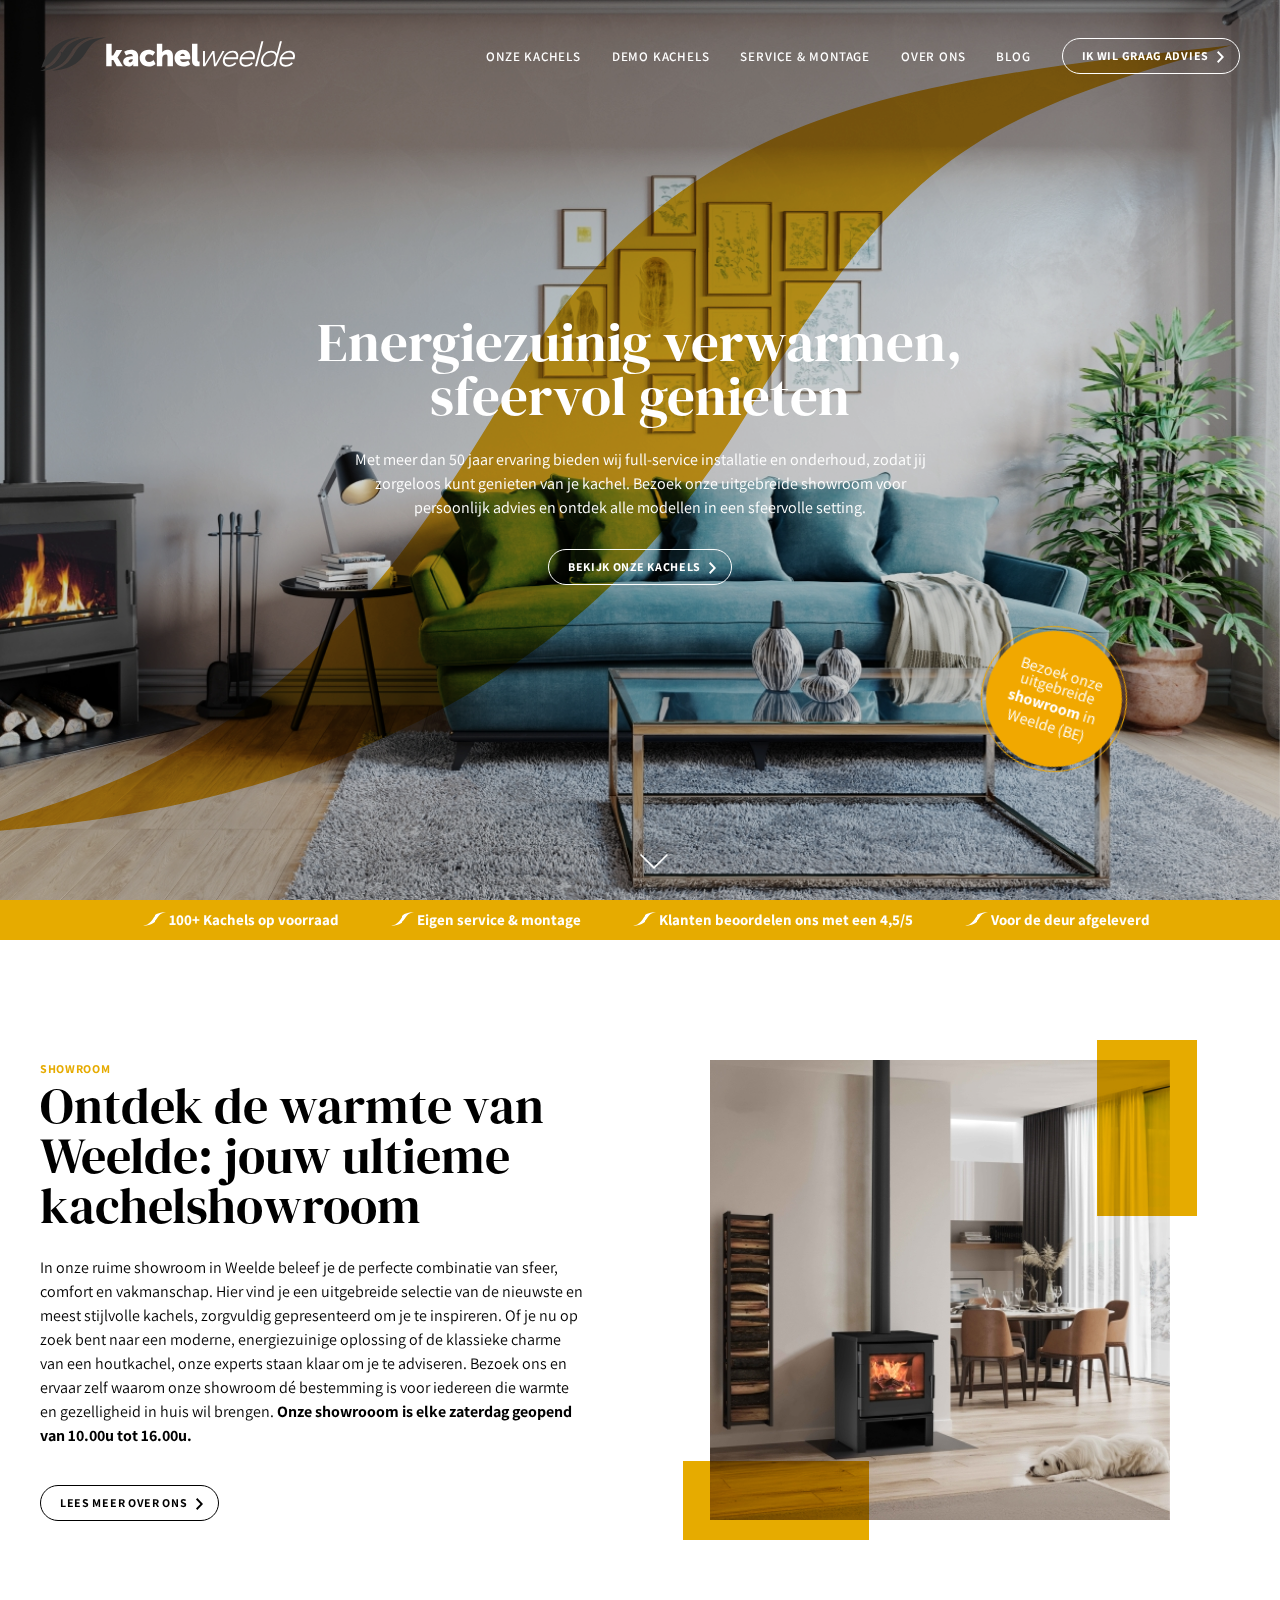
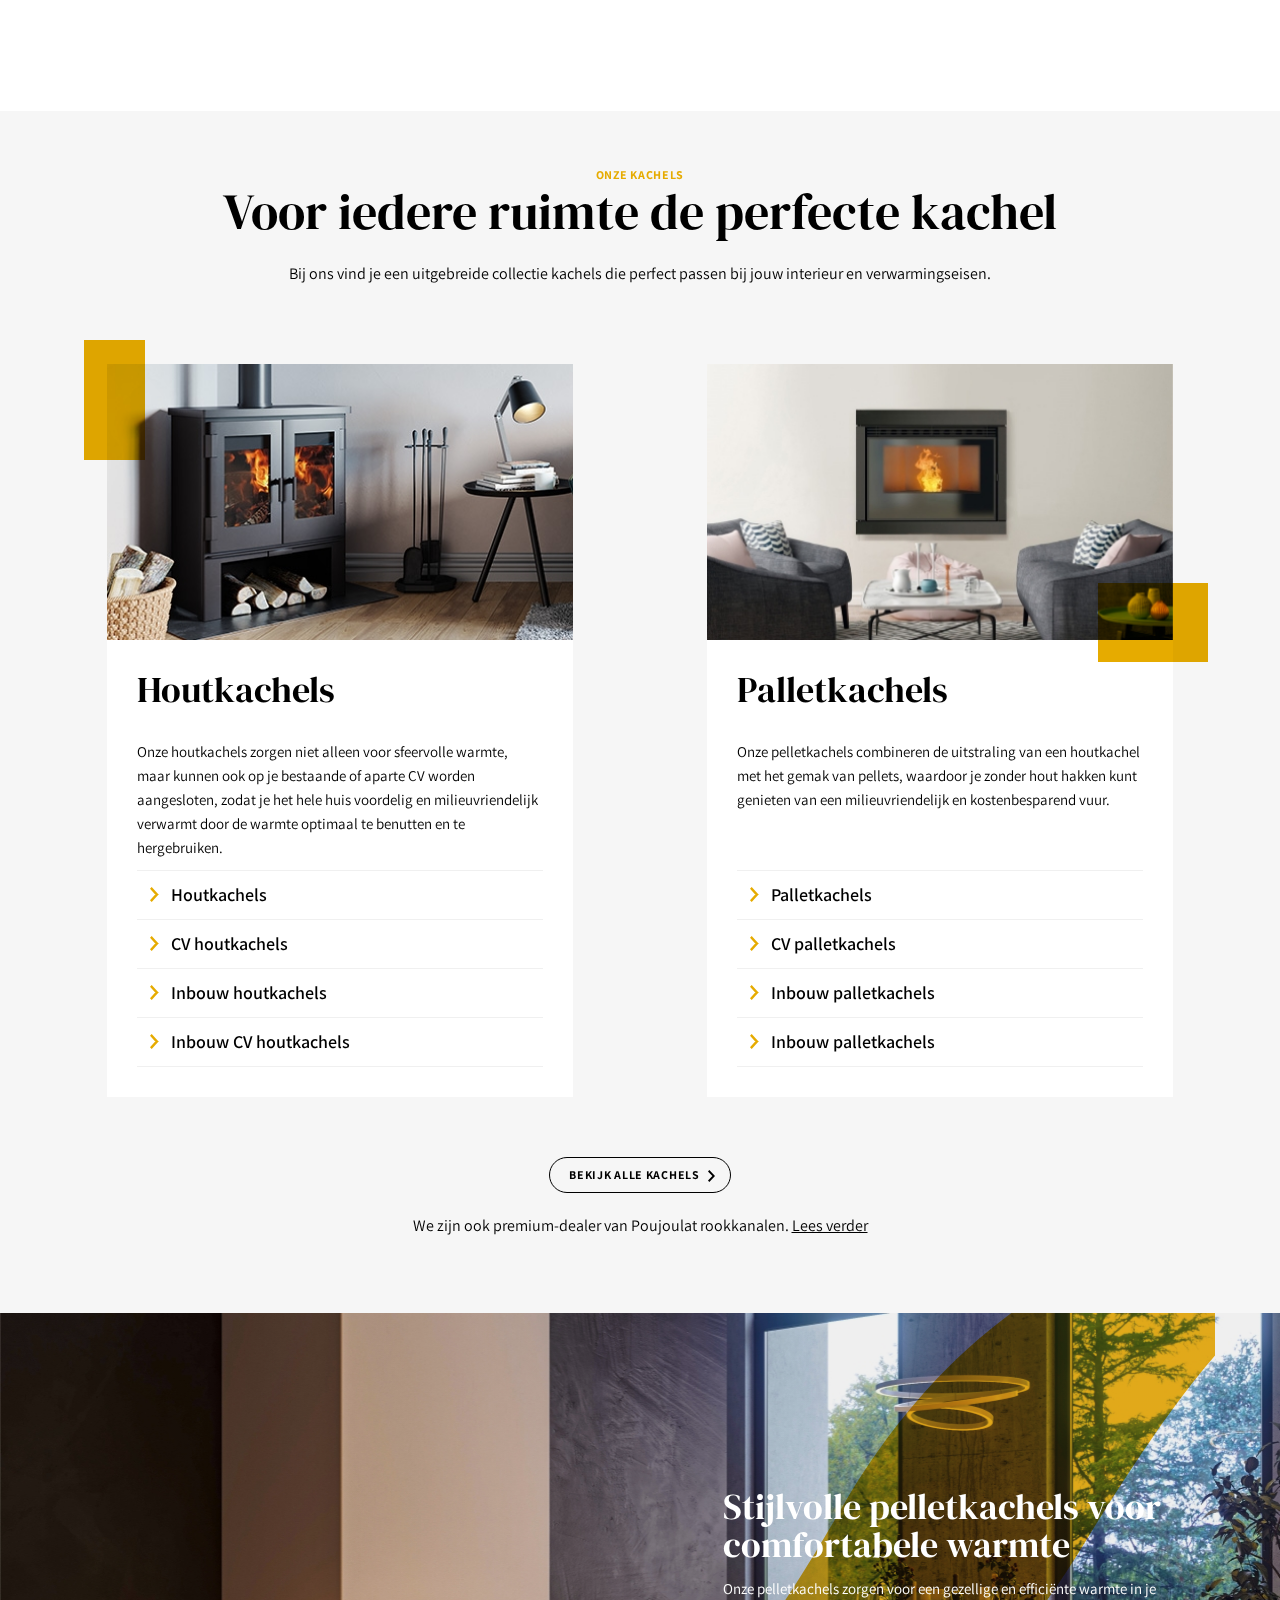
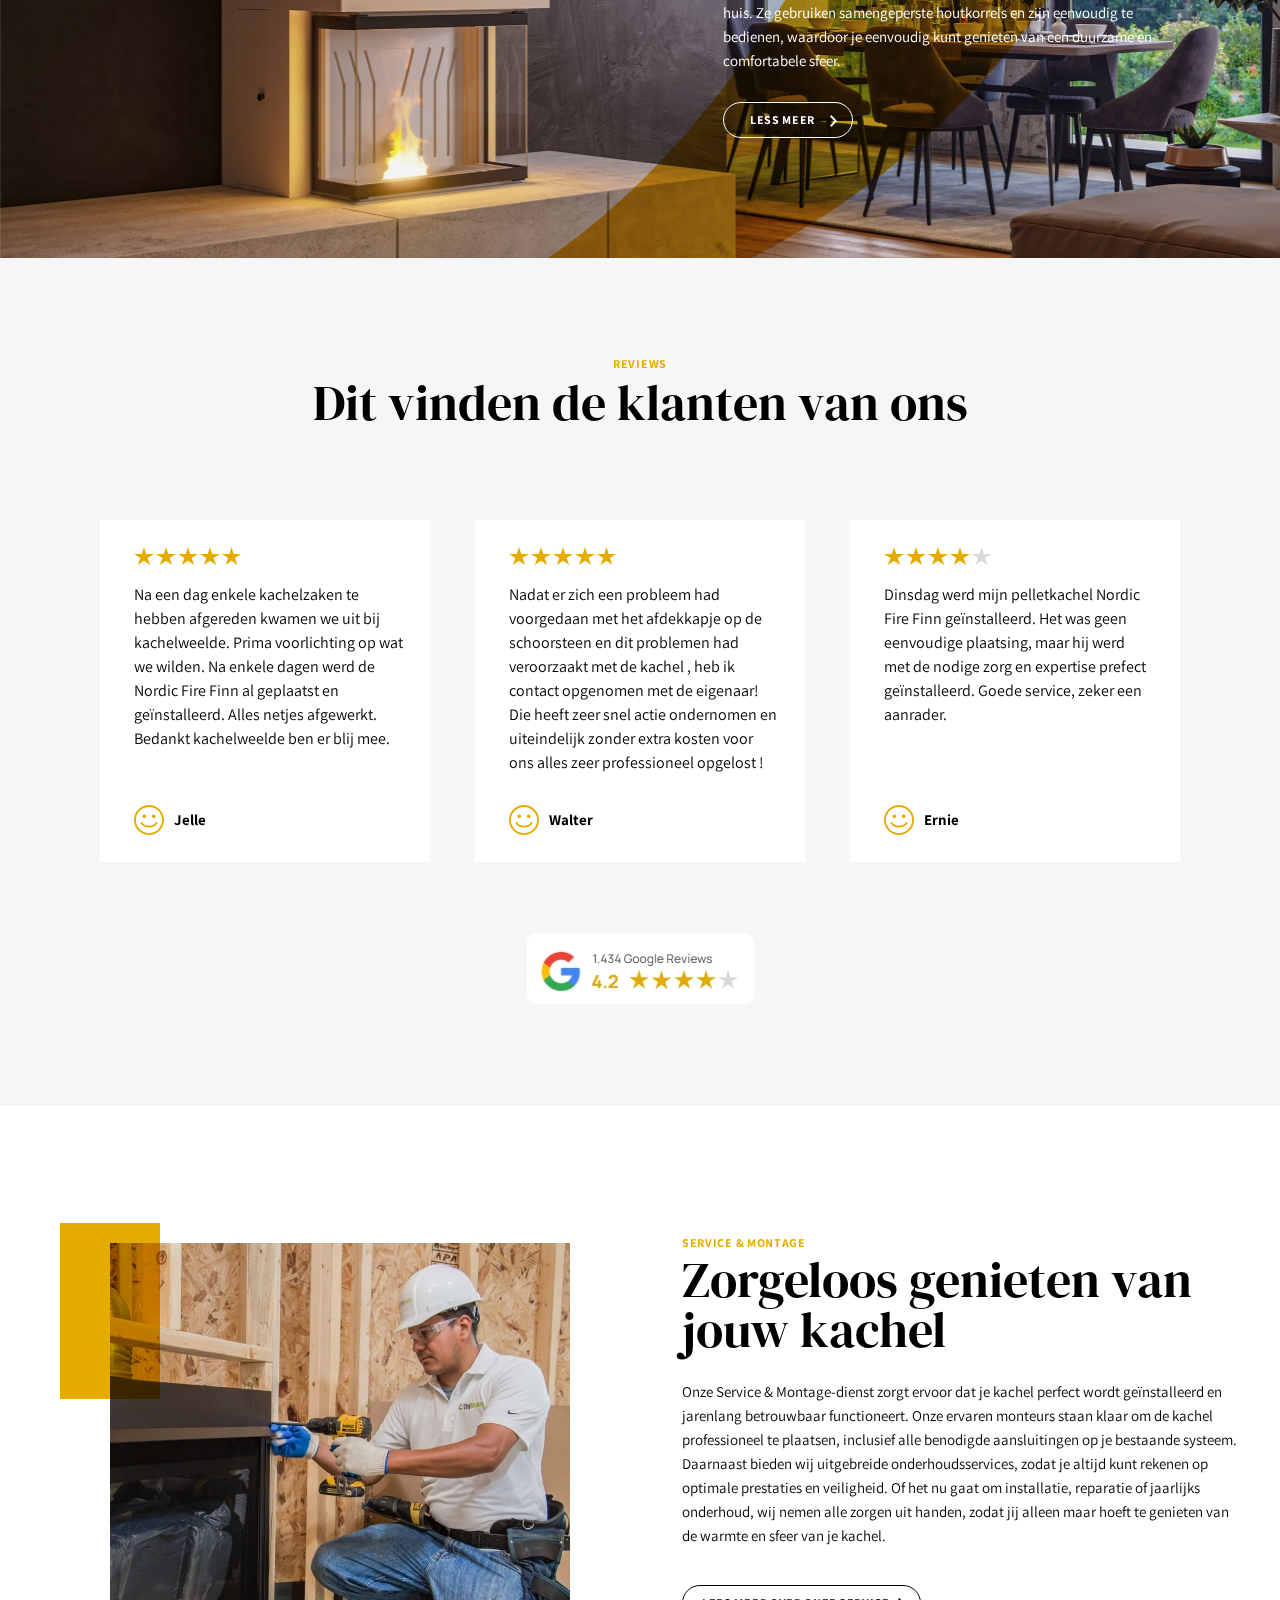
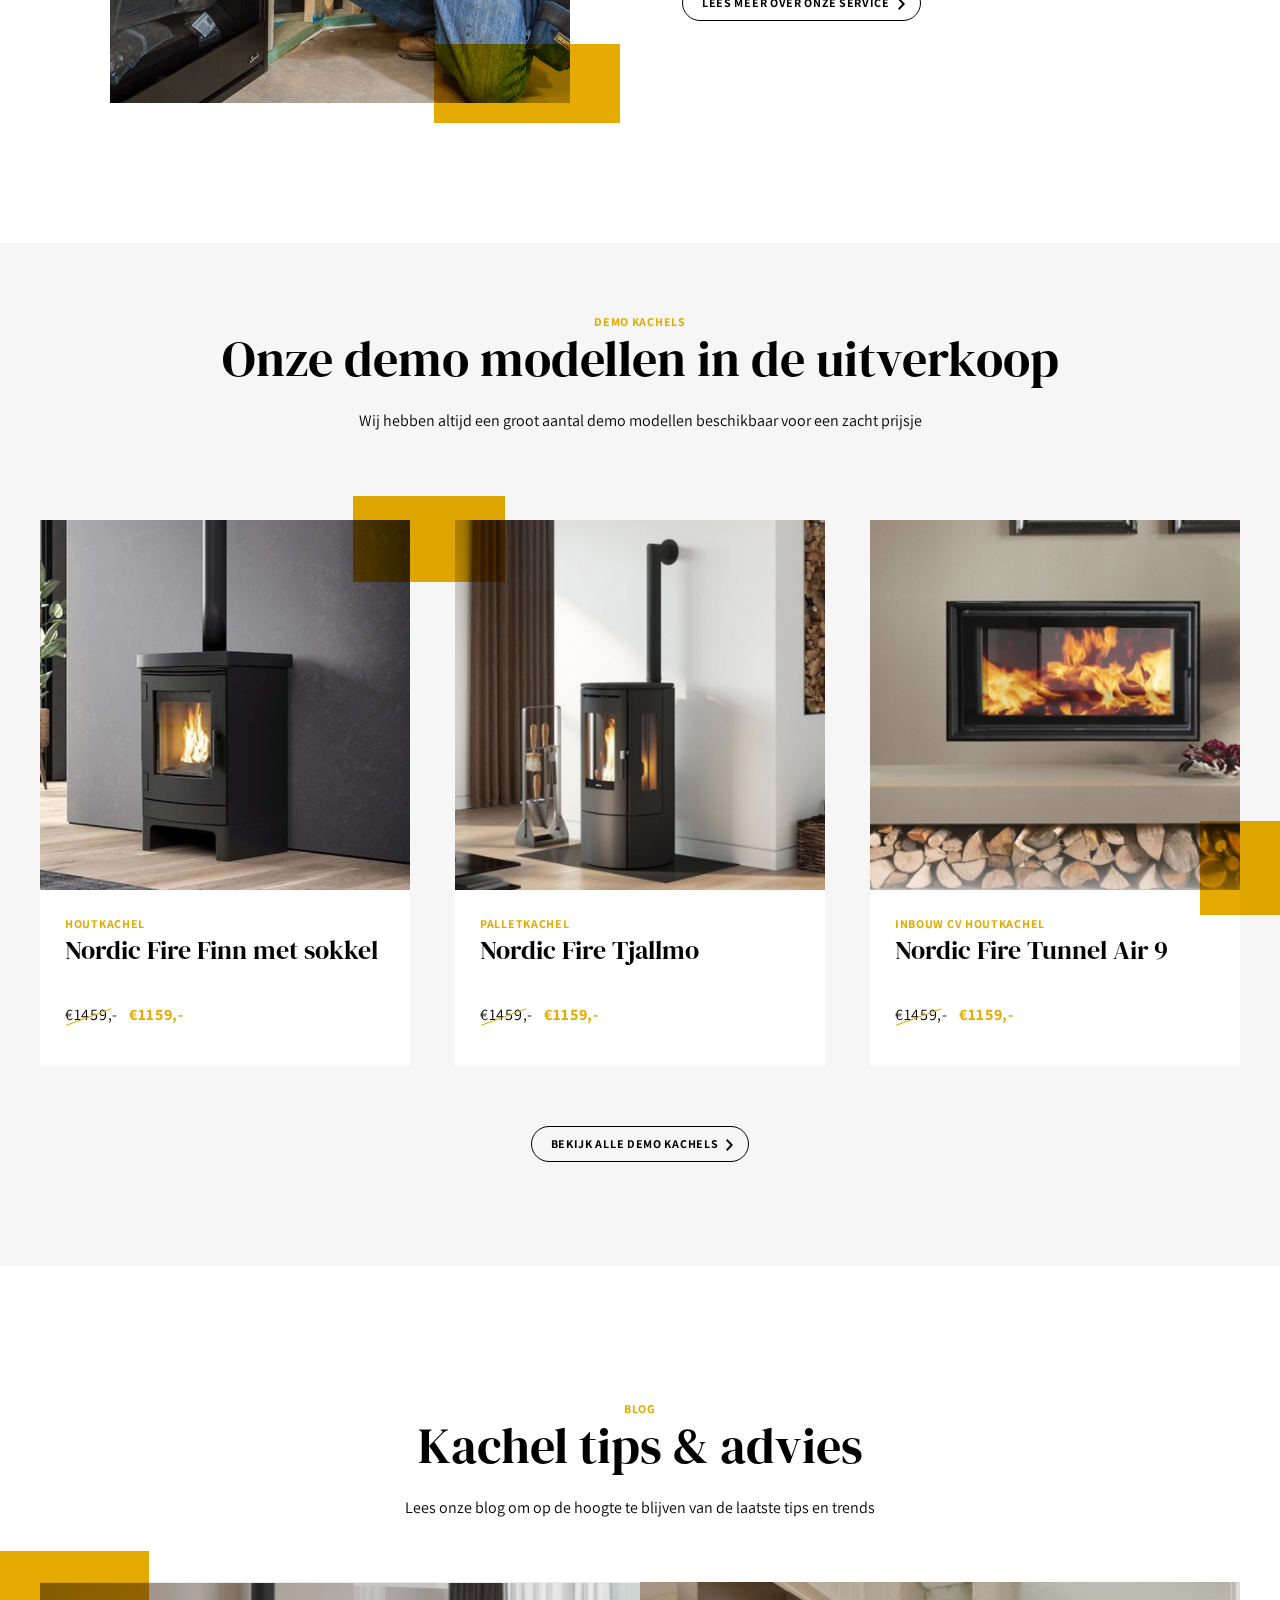
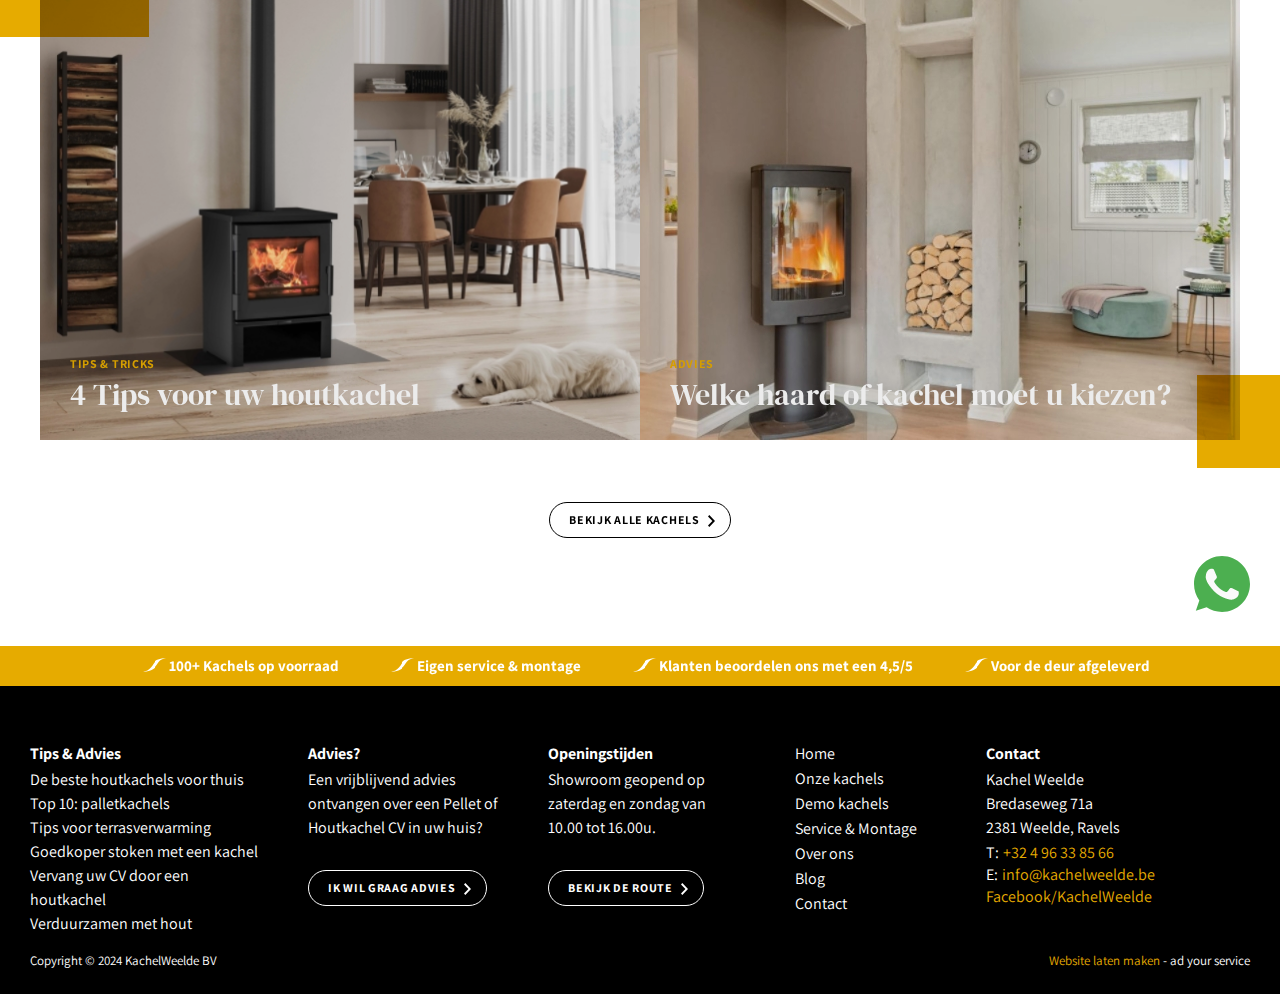
<file: home.html>
<!DOCTYPE html>
<html lang="en">

<head>
    <meta charset="UTF-8">
    <meta name="viewport" content="width=device-width, initial-scale=1.0">
    <!-- page title -->
    <title>::Home::</title>
    <!-- CSS links -->
    <link rel="stylesheet" href="assets/css/slick.css">
    <link rel="stylesheet" href="assets/css/style.css">
</head>

<body class="home">
    <div class="layout ">

         <!-- header start -->
         <header class="header full_width">
            <div class="headerTop full_width">
                <div class="wrapper">
                    <div class="innerPart full_width">
                        <div class="logo">
                            <a href="home.html">
                                <img src="assets/images/logo.svg" alt="Logo" />
                            </a>
                        </div>
                        <div class="navigation">
                            <ul>
                                <li><a href="onze-kachels.html">ONZE KACHELS</a></li>
                                <li><a href="demo-kachels.html">DEMO KACHELS</a></li>
                                <li><a href="service-montage-detail.html">SERVICE & MONTAGE</a>
                                    <ul class="sub-menu">
                                        <li><a href="#">One</a></li>
                                        <li><a href="#">Two</a></li>
                                        <li><a href="#">Three</a></li>
                                    </ul>
                                </li>
                                <li><a href="over-ons.html">OVER ONS</a></li>
                                <li><a href="blog.html">blog</a></li>
                            </ul>
                            <div class="button">
                                <a href="#" class="btn_one white">IK WIL GRAAG ADVIES</a>
                            </div>
                            <div class="for-mob-icon">
                                <ul>
                                    <li><a href="#"><img src="assets/images/facebook.svg" alt="Icon" /></a></li>
                                    <li><a href="#"><img src="assets/images/instagram.svg" alt="Icon" /></a></li>
                                </ul>
                            </div>
                        </div>
                        <div class="mob-menu">
                            <div class="lines">
                                <span></span>
                                <span></span>
                                <span></span>
                            </div>
                        </div>
                    </div>
                </div>
                <div class="UPS full_width">
                    <div class="wrapper">
                        <div class="btmInner full_width">
                            <ul>
                                <li><a href="#">100+ Kachels op voorraad</a></li>
                                <li><a href="#">Eigen service & montage</a></li>
                                <li><a href="#">Klanten beoordelen ons met een 4,5/5</a></li>
                                <li><a href="#">Voor de deur afgeleverd</a></li>
                            </ul>
                        </div>
                    </div>
                </div>
            </div>
        </header>
        <!-- header end -->

        <!-- main-content start -->
        <div class="main-content full_width">


            <!-- banner start -->
            <div class="banner-sec full_width"
            style="background: url(assets/images/banner-img.jpg)  top right no-repeat ; background-size: 100% 100%; background-size: cover;">
                <div class="wrapper">
                    <div class="inner_part full_width">
                        <div class="banner-title">
                            <h1>Energiezuinig verwarmen,
                                sfeervol genieten</h1>
                            <p>Met meer dan 50 jaar ervaring bieden wij full-service installatie en onderhoud, zodat jij
                                zorgeloos kunt genieten van je kachel. Bezoek onze uitgebreide showroom voor persoonlijk
                                advies en ontdek alle modellen in een sfeervolle setting.</p>
                            <a href="#" class="btn_one white">BEKIJK ONZE KACHELS</a>
                        </div>
                        <div class="rounded ">
                            <div class="banner-circle">
                                <p>Bezoek onze uitgebreide <strong>showroom</strong> in
                                    Weelde (BE)
                                </p>
                            </div>
                        </div>
                        <div class="buttom-arrow ">
                            <img src="assets/images/down-arrow.svg" alt="">
                        </div>
                    </div>
                </div>
            </div>
            <!-- banner end -->
            <!-- ----ups section start here---- -->
            <div class="UPS full_width">
                <div class="wrapper">
                    <div class="btmInner full_width">
                        <ul>
                            <li><a href="#">100+ Kachels op voorraad</a></li>
                            <li><a href="#">Eigen service & montage</a></li>
                            <li><a href="#">Klanten beoordelen ons met een 4,5/5</a></li>
                            <li><a href="#">Voor de deur afgeleverd</a></li>
                        </ul>
                    </div>
                </div>
            </div>
            <!-- ----ups section end here---- -->

            <!-- ----SHOWROOM section start here---- -->
            <div class="showroomSection full_width">
                <div class="wrapper">
                    <div class="innerPart full_width">
                        <div class="leftPart">
                            <span>SHOWROOM</span>
                            <h2>Ontdek de warmte van Weelde: jouw ultieme kachelshowroom</h2>
                            <p>In onze ruime showroom in Weelde beleef je de perfecte combinatie van sfeer, comfort en
                                vakmanschap. Hier vind je een uitgebreide selectie van de nieuwste en meest stijlvolle
                                kachels, zorgvuldig gepresenteerd om je te inspireren. Of je nu op zoek bent naar een
                                moderne, energiezuinige oplossing of de klassieke charme van een houtkachel, onze
                                experts staan klaar om je te adviseren. Bezoek ons en ervaar zelf waarom onze showroom
                                dé bestemming is voor iedereen die warmte en gezelligheid in huis wil brengen. <strong>
                                    Onze showrooom is elke zaterdag geopend van 10.00u tot 16.00u.</strong>
                            </p>
                            <div class="button">
                                <a href="#" class="btn_one">LEES MEER OVER ONS</a>
                            </div>
                        </div>
                        <div class="rightPart">
                            <div class="image">
                                <span class="after"></span>
                                <img src="assets/images/Bitmap_image.jpg" alt="Image" />
                                <span class="before"></span>
                            </div>
                        </div>
                    </div>
                </div>
            </div>
            <!-- ----SHOWROOM section end here---- -->

            <!-- ----ONZE KACHELS section start here---- -->
            <div class="onzeSection full_width">
                <div class="wrapper">
                    <div class="innerPart full_width">
                        <div class="headingTop">
                            <span>ONZE KACHELS</span>
                            <h2>Voor iedere ruimte de perfecte kachel</h2>
                            <p>Bij ons vind je een uitgebreide collectie kachels die perfect passen bij jouw interieur
                                en verwarmingseisen.
                            </p>
                        </div>
                        <div class="cardSection full_width">
                            <div class="globalCard">
                                <div class="image">
                                    <span class="before"></span>
                                    <img src="assets/images/Bitmap_second.jpg" alt="Image" />
                                </div>
                                <div class="content">
                                    <div class="innerText">
                                        <h4>Houtkachels</h4>
                                        <p>Onze houtkachels zorgen niet alleen voor sfeervolle warmte, maar kunnen ook
                                            op je bestaande of aparte CV worden aangesloten, zodat je het hele huis
                                            voordelig en milieuvriendelijk verwarmt door de warmte optimaal te benutten
                                            en te hergebruiken.
                                        </p>
                                    </div>
                                    <ul>
                                        <li><a href="#">Houtkachels</a></li>
                                        <li><a href="#">CV houtkachels</a></li>
                                        <li><a href="#">Inbouw houtkachels</a></li>
                                        <li><a href="#">Inbouw CV houtkachels</a></li>
                                    </ul>
                                </div>
                            </div>
                            <div class="globalCard">
                                <div class="image backColor">
                                    <span class="before"></span>
                                    <img src="assets/images/Bitmap_third.jpg" alt="Image" />
                                </div>
                                <div class="content">
                                    <div class="innerText">
                                        <h4>Palletkachels</h4>
                                        <p>Onze pelletkachels combineren de uitstraling van een houtkachel met het gemak
                                            van
                                            pellets, waardoor je zonder hout hakken kunt genieten van een
                                            milieuvriendelijk
                                            en kostenbesparend vuur.
                                        </p>
                                    </div>
                                    <ul>
                                        <li><a href="#">Palletkachels</a></li>
                                        <li><a href="#">CV palletkachels</a></li>
                                        <li><a href="#">Inbouw palletkachels</a></li>
                                        <li><a href="#">Inbouw palletkachels</a></li>
                                    </ul>
                                </div>
                            </div>
                            <div class="btmButton">
                                <div class="btn">
                                    <a href="#" class="btn_one">BEKIJK ALLE KACHELS</a>
                                </div>
                                <p>We zijn ook premium-dealer van Poujoulat rookkanalen. <a href="#">Lees verder</a></p>
                            </div>
                        </div>
                    </div>
                </div>
            </div>
            <!-- ----ONZE KACHELS section end here---- -->

            <!-- comfortabele-sec  -->
            <div class="comfortabele-sec full_width"
                style="background: url(./assets/images/comfort-img.jpg)  top right no-repeat ; background-size: 100% 100%;">
                <div class="wrapper">
                    <div class="inner_part full_width">
                        <div class="comfort-text">
                            <h4>Stijlvolle pelletkachels voor comfortabele warmte</h4>
                            <p>Onze pelletkachels zorgen voor een gezellige en efficiënte warmte in je huis. Ze
                                gebruiken samengeperste houtkorrels en zijn eenvoudig te bedienen, waardoor je eenvoudig
                                kunt genieten van een duurzame en comfortabele sfeer.

                            </p>

                            <a href="#" class="btn_one white"> LESS MEER</a>
                        </div>
                    </div>
                </div>
            </div>
            <!-- comfortabele-sec  -->


            <!-- testominal -->
            <div class="testominal-sec full_width">
                <div class="wrapper">
                    <div class="inner-part full_width">
                        <div class="headingTop review-title ">
                            <span>REVIEWS</span>
                            <h2>Dit vinden de klanten van ons</h2>
                        </div>
                        <div class="testominal-slider">
                            <div class="review-card">

                                <div class="feedback">
                                    <ul>
                                        <li><img src="assets/images/Star-icon.svg" alt=""></li>
                                        <li><img src="assets/images/Star-icon.svg" alt=""></li>
                                        <li><img src="assets/images/Star-icon.svg" alt=""></li>
                                        <li><img src="assets/images/Star-icon.svg" alt=""></li>
                                        <li><img src="assets/images/Star-icon.svg" alt=""></li>
                                    </ul>
                                    <p>Na een dag enkele kachelzaken te hebben afgereden kwamen we uit bij kachelweelde.
                                        Prima voorlichting op wat we wilden. Na enkele dagen werd de Nordic Fire Finn al
                                        geplaatst en geïnstalleerd. Alles netjes afgewerkt. Bedankt kachelweelde ben er
                                        blij mee.</p>

                                </div>

                                <div class="user">
                                    <div class="user-img"><img src="assets/images/happy-user.svg" alt=""></div>
                                    <strong>Jelle</strong>
                                </div>

                            </div>
                            <div class="review-card">

                                <div class="feedback">
                                    <ul>
                                        <li><img src="assets/images/Star-icon.svg" alt=""></li>
                                        <li><img src="assets/images/Star-icon.svg" alt=""></li>
                                        <li><img src="assets/images/Star-icon.svg" alt=""></li>
                                        <li><img src="assets/images/Star-icon.svg" alt=""></li>
                                        <li><img src="assets/images/Star-icon.svg" alt=""></li>
                                    </ul>
                                    <p>Nadat er zich een probleem had voorgedaan met het afdekkapje op de schoorsteen en
                                        dit problemen had veroorzaakt met de kachel , heb ik contact opgenomen met de
                                        eigenaar! Die heeft zeer snel actie ondernomen en uiteindelijk zonder extra
                                        kosten voor ons alles zeer professioneel opgelost !</p>

                                </div>


                                <div class="user">
                                    <div class="user-img"><img src="assets/images/happy-user.svg" alt=""></div>
                                    <strong>Walter</strong>
                                </div>

                            </div>
                            <div class="review-card">
                                <div class="feedback">
                                    <ul>
                                        <li><img src="assets/images/Star-icon.svg" alt=""></li>
                                        <li><img src="assets/images/Star-icon.svg" alt=""></li>
                                        <li><img src="assets/images/Star-icon.svg" alt=""></li>
                                        <li><img src="assets/images/Star-icon.svg" alt=""></li>
                                        <li><img src="assets/images/star-white.svg" alt=""></li>
                                    </ul>
                                    <p>Dinsdag werd mijn pelletkachel Nordic Fire Finn geïnstalleerd. Het was geen
                                        eenvoudige plaatsing, maar hij werd met de nodige zorg en expertise prefect
                                        geïnstalleerd. Goede service, zeker een aanrader.</p>

                                </div>

                                <div class="user">
                                    <div class="user-img"><img src="assets/images/happy-user.svg" alt=""></div>
                                    <strong>Ernie</strong>
                                </div>

                            </div>
                        </div>
                        <div class="google-review">
                            <img src="assets/images/Googlereview.jpg" alt="">
                        </div>
                    </div>
                </div>
            </div>
            <!-- testominal -->

            <!-- ----SERVICE & MONTAGE section start here---- -->
            <div class="showroomSection full_width service">
                <div class="wrapper">
                    <div class="innerPart full_width">
                        <div class="leftPart">
                            <span>SERVICE & MONTAGE</span>
                            <h2>Zorgeloos genieten van jouw kachel</h2>
                            <p>Onze Service & Montage-dienst zorgt ervoor dat je kachel perfect wordt geïnstalleerd en
                                jarenlang betrouwbaar functioneert. Onze ervaren monteurs staan klaar om de kachel
                                professioneel te plaatsen, inclusief alle benodigde aansluitingen op je bestaande
                                systeem. Daarnaast bieden wij uitgebreide onderhoudsservices, zodat je altijd kunt
                                rekenen op optimale prestaties en veiligheid. Of het nu gaat om installatie, reparatie
                                of jaarlijks onderhoud, wij nemen alle zorgen uit handen, zodat jij alleen maar hoeft te
                                genieten van de warmte en sfeer van je kachel.
                            </p>
                            <div class="button">
                                <a href="#" class="btn_one">LEES MEER OVER ONZE SERVICE</a>
                            </div>
                        </div>
                        <div class="rightPart">
                            <div class="image">
                                <span class="after"></span>
                                <img src="assets/images/Bitmap_four.jpg" alt="Image" />
                                <span class="before"></span>
                            </div>
                        </div>
                    </div>
                </div>
            </div>
            <!-- ----SERVICE & MONTAGE section end here---- -->


            <!-- ----DEMO KACHELS section end here---- -->
            <div class="demoSection full_width">
                <div class="wrapper">
                    <div class="innerPart full_width">
                        <div class="headingTop">
                            <span>DEMO KACHELS</span>
                            <h2>Onze demo modellen in de uitverkoop</h2>
                            <p>Wij hebben altijd een groot aantal demo modellen beschikbaar voor een zacht prijsje</p>
                        </div>
                        <div class="threeCard cardSlider">
                            <div class="globalCard">
                                <div class="image">
                                    <span class="before"></span>
                                    <img src="assets/images/Bitmap_five.jpg" alt="Image" />
                                </div>
                                <div class="content">
                                    <span>HOUTKACHEL</span>
                                    <h6>Nordic Fire Finn met sokkel</h6>
                                    <span class="price del">
                                        <del>
                                            <span class="woocommerce-Price-amount amount">
                                                <span class="woocommerce-Price-currencySymbol">€</span>1459,-
                                            </span>
                                        </del>
                                    </span>
                                    <span class="price">
                                        <del>
                                            <span class="woocommerce-Price-amount amount">
                                                <span class="woocommerce-Price-currencySymbol">€</span>1159,-
                                            </span>
                                        </del>
                                    </span>
                                </div>
                            </div>
                            <div class="globalCard">
                                <div class="image">
                                    <img src="assets/images/Bitmap_six.jpg" alt="Image" />
                                </div>
                                <div class="content">
                                    <span>PALLETKACHEL</span>
                                    <h6>Nordic Fire Tjallmo</h6>
                                    <span class="price del">
                                        <del>
                                            <span class="woocommerce-Price-amount amount">
                                                <span class="woocommerce-Price-currencySymbol">€</span>1459,-
                                            </span>
                                        </del>
                                    </span>
                                    <span class="price">
                                        <del>
                                            <span class="woocommerce-Price-amount amount">
                                                <span class="woocommerce-Price-currencySymbol">€</span>1159,-
                                            </span>
                                        </del>
                                    </span>
                                </div>
                            </div>
                            <div class="globalCard">
                                <div class="image">
                                    <span class="before"></span>
                                    <img src="assets/images/Bitmap_seven.jpg" alt="Image" />
                                </div>
                                <div class="content">
                                    <span>INBOUW CV HOUTKACHEL</span>
                                    <h6>Nordic Fire Tunnel Air 9</h6>
                                    <span class="price del">
                                        <del>
                                            <span class="woocommerce-Price-amount amount">
                                                <span class="woocommerce-Price-currencySymbol">€</span>1459,-
                                            </span>
                                        </del>
                                    </span>
                                    <span class="price">
                                        <del>
                                            <span class="woocommerce-Price-amount amount">
                                                <span class="woocommerce-Price-currencySymbol">€</span>1159,-
                                            </span>
                                        </del>
                                    </span>
                                </div>
                            </div>
                        </div>
                        <div class="btmButton">
                            <a href="#" class="btn_one">BEKIJK ALLE DEMO KACHELS</a>
                        </div>
                    </div>
                </div>
            </div>

            <!-- ----DEMO KACHELS section end here---- -->

            <!-- ----Blog section end here---- -->
            <div class="blogSection full_width">
                <div class="wrapper">
                    <div class="innerPart full_width">
                        <div class="headingTop">
                            <span>Blog</span>
                            <h2>Kachel tips & advies</h2>
                            <p>Lees onze blog om op de hoogte te blijven van de laatste tips en trends</p>
                        </div>
                        <div class="twoCard">
                            <div class="globalCard">
                                <div class="image">
                                    <span class="before"></span>
                                    <img src="assets/images/Bitmap_eight.jpg" alt="Image" />
                                </div>
                                <div class="content">
                                    <span>TIPS & TRICKS</span>
                                    <h5>4 Tips voor uw houtkachel</h5>
                                </div>
                            </div>
                            <div class="globalCard">
                                <div class="image">
                                    <span class="before"></span>
                                    <img src="assets/images/Bitmap_nine.jpg" alt="Image" />
                                </div>
                                <div class="content">
                                    <span>ADVIES</span>
                                    <h5>Welke haard of kachel moet u kiezen?</h5>
                                </div>
                            </div>

                        </div>
                        <div class="btmButton">
                            <a href="#" class="btn_one">BEKIJK ALLE KACHELS</a>
                        </div>
                    </div>
                </div>
            </div>
            <!-- ----Blog section end here---- -->

            <!-- ----ups section start here---- -->
            <div class="UPS full_width">
                <div class="wrapper">
                    <div class="btmInner full_width">
                        <ul>
                            <li><a href="#">100+ Kachels op voorraad</a></li>
                            <li><a href="#">Eigen service & montage</a></li>
                            <li><a href="#">Klanten beoordelen ons met een 4,5/5</a></li>
                            <li><a href="#">Voor de deur afgeleverd</a></li>
                        </ul>
                    </div>
                </div>
            </div>
            <!-- ----ups section end here---- -->
        </div>
        <!-- main-content end -->

        <!-- footer start -->
        <footer class="footerPart full_width">
            <div class="wrapper">
                <div class="innerPart full_width">
                    <div class="topFooter">
                        <div class="footerText tips ">
                            <div class="advice">
                                <h6>Tips & Advies</h6>

                                <p>De beste houtkachels voor thuis <br>Top 10: palletkachels<br>
                                    Tips voor terrasverwarming
                                    Goedkoper stoken met een kachel
                                    Vervang uw CV door een <br>houtkachel<br>
                                    Verduurzamen met hout
                                </p>
                            </div>
                        </div>
                        <div class="footerText advies">
                            <h6>Advies?</h6>
                            <p>Een vrijblijvend advies ontvangen over een Pellet of Houtkachel CV in uw huis?</p>
                            <div class="button"></div>
                            <a href="#" class="btn_one white">IK WIL GRAAG ADVIES</a>
                        </div>
                        <div class="footerText Openingstijden">
                            <h6>Openingstijden</h6>
                            <p>Showroom geopend op<br> zaterdag en zondag van<br> 10.00 tot 16.00u.</p>
                            <div class="button"></div>
                            <a href="#" class="btn_one white">BEKIJK DE ROUTE</a>
                        </div>
                        <div class="footerText useful">
                            <div class="links">
                                <ul>
                                    <li><a href="#">Home</a></li>
                                    <li><a href="#">Onze kachels</a></li>
                                    <li><a href="#">Demo kachels</a></li>
                                    <li><a href="#">Service & Montage</a></li>
                                    <li><a href="#">Over ons</a></li>
                                    <li><a href="#">Blog</a></li>
                                    <li><a href="#">Contact</a></li>
                                </ul>
                            </div>
                        </div>
                        <div class="footerText contant-ways">
                            <div class="cntct">
                                <h6>Contact</h6>
                                <p>Kachel Weelde
                                    <br> Bredaseweg 71a<br>
                                    2381 Weelde, Ravels
                                </p>
                                <ul>
                                    <li><a href="#"><span>T:</span> +32 4 96 33 85 66</a></li>
                                    <li><a href="#"><span>E:</span> info@kachelweelde.be</a></li>
                                    <li><a href="#">Facebook/KachelWeelde</a></li>
                                </ul>
                            </div>
                        </div>
                    </div>
                    <div class="btmInner ">
                        <div class="copyRyt">
                            <p>Copyright © 2024 KachelWeelde BV </p>
                        </div>
                        <div class="rightPart">
                            <p>Website laten maken <a href="#">- ad your service</a></p>
                        </div>
                    </div>
                </div>
            </div>
            <div class="whatsapIcon">
                <img src="assets/images/whatsapp.png" alt="Icon" />
            </div>
        </footer>
        <!-- footer end -->

        <!-- JS links -->
        <script src="assets/js/jquery.min.js"></script>
        <script src="assets/js/slick.js"></script>
        <script src="assets/js/custom.js"></script>
    </div>
</body>

</html>
</file>
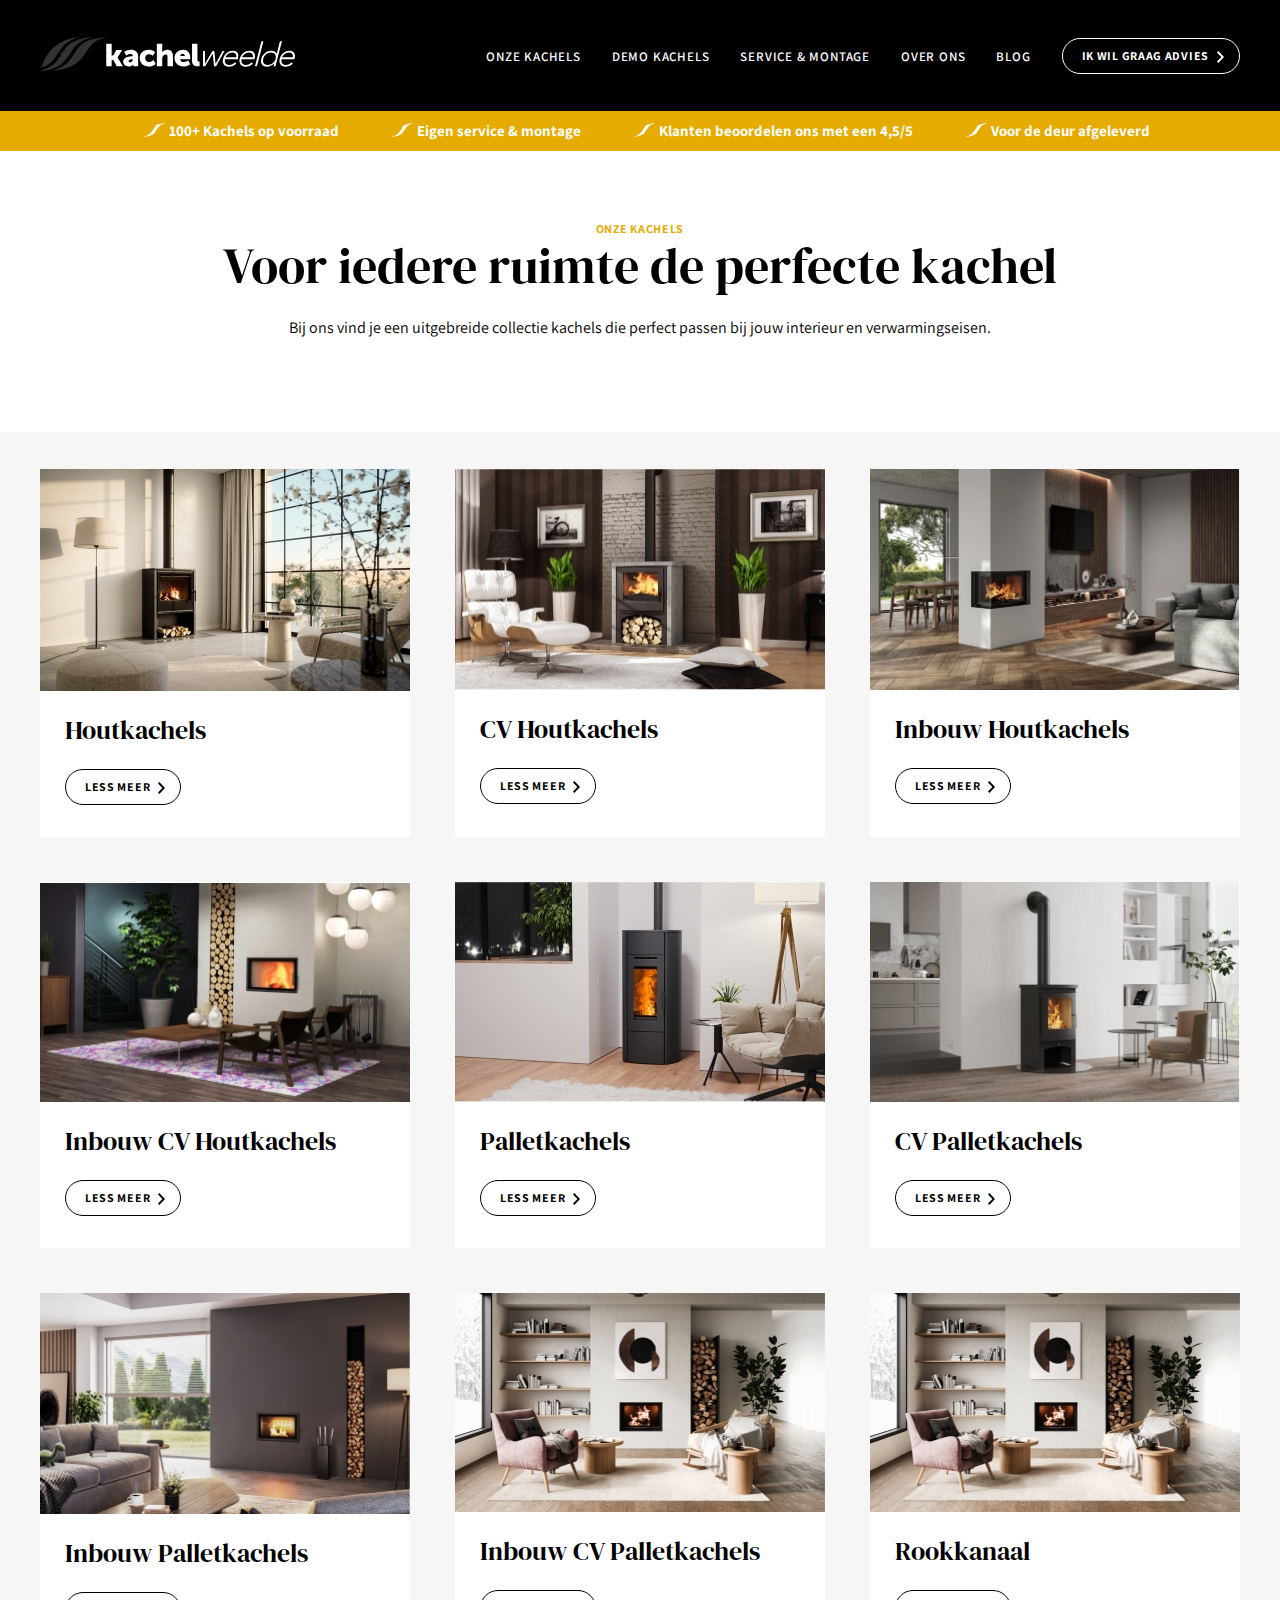
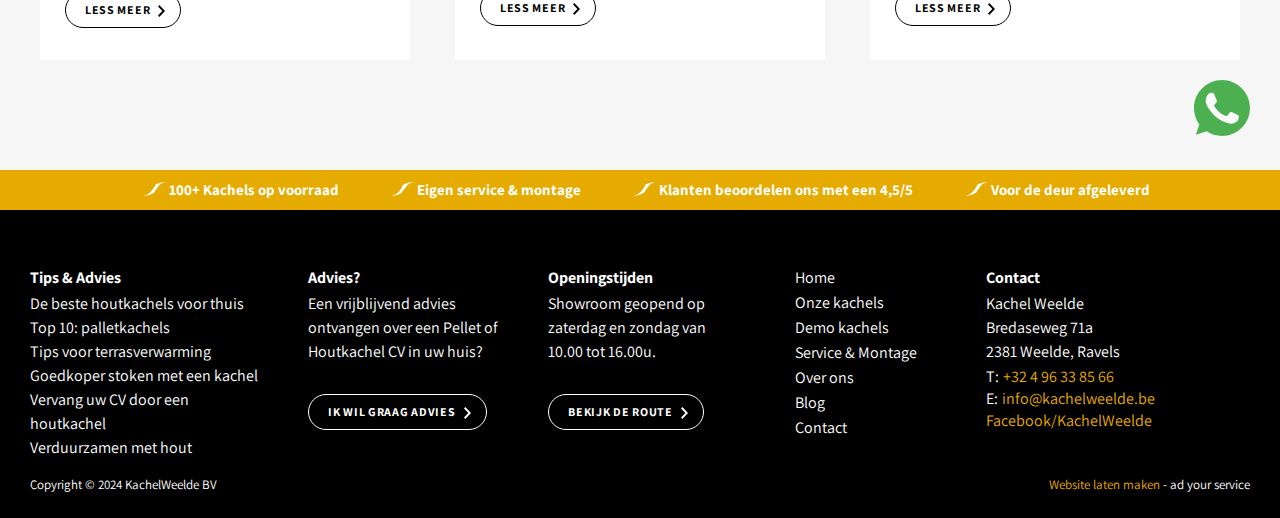
<file: onze-kachels.html>
<!DOCTYPE html>
<html lang="en">

<head>
    <meta charset="UTF-8">
    <meta name="viewport" content="width=device-width, initial-scale=1.0">
    <!-- page title -->
    <title>::onze kachels::</title>
    <!-- CSS links -->
    <link rel="stylesheet" href="assets/css/slick.css">
    <link rel="stylesheet" href="assets/css/style.css">
</head>

<body >
    <div class="layout ">


         <!-- header start -->
         <header class="header full_width">
            <div class="headerTop full_width">
                <div class="wrapper">
                    <div class="innerPart full_width">
                        <div class="logo">
                            <a href="index.html">
                                <img src="assets/images/logo.svg" alt="Logo" />
                            </a>
                        </div>
                        <div class="navigation">
                            <ul>
                                <li><a href="onze-kachels.html">ONZE KACHELS</a></li>
                                <li><a href="demo-kachels.html">DEMO KACHELS</a></li>
                                <li><a href="service-montage-detail.html">SERVICE & MONTAGE</a>
                                    <ul class="sub-menu">
                                        <li><a href="#">One</a></li>
                                        <li><a href="#">Two</a></li>
                                        <li><a href="#">Three</a></li>
                                    </ul>
                                </li>
                                <li><a href="over-ons.html">OVER ONS</a></li>
                                <li><a href="blog.html">blog</a></li>
                            </ul>
                            <div class="button">
                                <a href="#" class="btn_one white">IK WIL GRAAG ADVIES</a>
                            </div>
                            <div class="for-mob-icon">
                                <ul>
                                    <li><a href="#"><img src="assets/images/facebook.svg" alt="Icon" /></a></li>
                                    <li><a href="#"><img src="assets/images/instagram.svg" alt="Icon" /></a></li>
                                </ul>
                            </div>
                        </div>
                        <div class="mob-menu">
                            <div class="lines">
                                <span></span>
                                <span></span>
                                <span></span>
                            </div>
                        </div>
                    </div>
                </div>
                <div class="UPS full_width">
                    <div class="wrapper">
                        <div class="btmInner full_width">
                            <ul>
                                <li><a href="#">100+ Kachels op voorraad</a></li>
                                <li><a href="#">Eigen service & montage</a></li>
                                <li><a href="#">Klanten beoordelen ons met een 4,5/5</a></li>
                                <li><a href="#">Voor de deur afgeleverd</a></li>
                            </ul>
                        </div>
                    </div>
                </div>
            </div>
        </header>
        <!-- header end -->

        <!-- main-content start -->
        <div class="main-content full_width">

            <!-- page top section start here -->
            <div class="topSection full_width">
                <div class="wrapper">
                    <div class="innerPart full_width">
                        <div class="headingTop">
                            <span>ONZE KACHELS</span>
                            <h2>Voor iedere ruimte de perfecte kachel</h2>
                            <p>Bij ons vind je een uitgebreide collectie kachels die perfect passen bij jouw interieur
                                en
                                verwarmingseisen.</p>
                        </div>
                    </div>
                </div>

            </div>
            <!-- page top section end here -->

            <!-- Multiple card section start here -->
            <div class="multiCard full_width">
                <div class="wrapper">
                    <div class="innerPart full_width">
                        <div class="multipleImage">
                            <div class="globalCard">
                                <div class="image">
                                    <img src="assets/images/multi_one.jpg" alt="Image" />
                                </div>
                                <div class="content">
                                    <h6>Houtkachels</h6>
                                    <div class="btn">
                                        <a href="Onze_kachels_Detail.html" class="btn_one">less meer</a>
                                    </div>
                                </div>
                            </div>
                            <div class="globalCard">
                                <div class="image">
                                    <img src="assets/images/multi_two.jpg" alt="Image" />
                                </div>
                                <div class="content">
                                    <h6>CV Houtkachels</h6>
                                    <div class="btn">
                                        <a href="Onze_kachels_Detail.html" class="btn_one">less meer</a>
                                    </div>
                                </div>
                            </div>
                            <div class="globalCard">
                                <div class="image">
                                    <img src="assets/images/multi_three.jpg" alt="Image" />
                                </div>
                                <div class="content">
                                    <h6>Inbouw Houtkachels</h6>
                                    <div class="btn">
                                        <a href="Onze_kachels_Detail.html" class="btn_one">less meer</a>
                                    </div>
                                </div>
                            </div>
                            <div class="globalCard">
                                <div class="image">
                                    <img src="assets/images/multi_four.jpg" alt="Image" />
                                </div>
                                <div class="content">
                                    <h6>Inbouw CV Houtkachels</h6>
                                    <div class="btn">
                                        <a href="Onze_kachels_Detail.html" class="btn_one">less meer</a>
                                    </div>
                                </div>
                            </div>
                            <div class="globalCard">
                                <div class="image">
                                    <img src="assets/images/multi_five.jpg" alt="Image" />
                                </div>
                                <div class="content">
                                    <h6>Palletkachels</h6>
                                    <div class="btn">
                                        <a href="Onze_kachels_Detail.html" class="btn_one">less meer</a>
                                    </div>
                                </div>
                            </div>
                            <div class="globalCard">
                                <div class="image">
                                    <img src="assets/images/multi_six.jpg" alt="Image" />
                                </div>
                                <div class="content">
                                    <h6>CV Palletkachels</h6>
                                    <div class="btn">
                                        <a href="Onze_kachels_Detail.html" class="btn_one">less meer</a>
                                    </div>
                                </div>
                            </div>
                            <div class="globalCard">
                                <div class="image">
                                    <img src="assets/images/multi_seven.jpg" alt="Image" />
                                </div>
                                <div class="content">
                                    <h6>Inbouw Palletkachels</h6>
                                    <div class="btn">
                                        <a href="Onze_kachels_Detail.html" class="btn_one">less meer</a>
                                    </div>
                                </div>
                            </div>
                            <div class="globalCard">
                                <div class="image">
                                    <img src="assets/images/multi_eight.jpg" alt="Image" />
                                </div>
                                <div class="content">
                                    <h6>Inbouw CV Palletkachels</h6>
                                    <div class="btn">
                                        <a href="Onze_kachels_Detail.html" class="btn_one">less meer</a>
                                    </div>
                                </div>
                            </div>
                            <div class="globalCard">
                                <div class="image">
                                    <img src="assets/images/multi_eight.jpg" alt="Image" />
                                </div>
                                <div class="content">
                                    <h6>Rookkanaal</h6>
                                    <div class="btn">
                                        <a href="Onze_kachels_Detail.html" class="btn_one">less meer</a>
                                    </div>
                                </div>
                            </div>
                        </div>
                    </div>
                </div>
            </div>


            <!-- Multiple card section end here -->


            <!-- ----Blog section end here---- -->
            <div class="UPS full_width">
                <div class="wrapper">
                    <div class="btmInner full_width">
                        <ul>
                            <li><a href="#">100+ Kachels op voorraad</a></li>
                            <li><a href="#">Eigen service & montage</a></li>
                            <li><a href="#">Klanten beoordelen ons met een 4,5/5</a></li>
                            <li><a href="#">Voor de deur afgeleverd</a></li>
                        </ul>
                    </div>
                </div>
            </div>
        </div>
        <!-- main-content end -->

        <!-- footer start -->
        <footer class="footerPart full_width">
            <div class="wrapper">
                <div class="innerPart full_width">
                    <div class="topFooter">
                        <div class="footerText tips ">
                            <div class="advice">
                                <h6>Tips & Advies</h6>

                                <p>De beste houtkachels voor thuis <br>Top 10: palletkachels<br>
                                    Tips voor terrasverwarming
                                    Goedkoper stoken met een kachel
                                    Vervang uw CV door een <br>houtkachel<br>
                                    Verduurzamen met hout
                                </p>
                            </div>
                        </div>
                        <div class="footerText advies">
                            <h6>Advies?</h6>
                            <p>Een vrijblijvend advies ontvangen over een Pellet of Houtkachel CV in uw huis?</p>
                            <div class="button"></div>
                            <a href="#" class="btn_one white">IK WIL GRAAG ADVIES</a>
                        </div>
                        <div class="footerText Openingstijden">
                            <h6>Openingstijden</h6>
                            <p>Showroom geopend op<br> zaterdag en zondag van<br> 10.00 tot 16.00u.</p>
                            <div class="button"></div>
                            <a href="#" class="btn_one white">BEKIJK DE ROUTE</a>
                        </div>
                        <div class="footerText useful">
                             <div class="links">
                                <ul>
                                    <li><a href="index.html">Home</a></li>
                                    <li><a href="over-ons.html">Onze kachels</a></li>
                                    <li><a href="demo-kachels.html">Demo kachels</a></li>
                                    <li><a href="service-montage.html">Service & Montage</a></li>
                                    <li><a href="over-ons.html">Over ons</a></li>
                                    <li><a href="blog.html">Blog</a></li>
                                    <li><a href="contact.html">Contact</a></li>
                                </ul>
                            </div>
                        </div>
                        <div class="footerText contant-ways">
                            <div class="cntct">
                                <h6>Contact</h6>
                                <p>Kachel Weelde
                                    <br> Bredaseweg 71a<br>
                                    2381 Weelde, Ravels
                                </p>
                                <ul>
                                    <li><a href="#"><span>T:</span> +32 4 96 33 85 66</a></li>
                                    <li><a href="#"><span>E:</span> info@kachelweelde.be</a></li>
                                    <li><a href="#">Facebook/KachelWeelde</a></li>
                                </ul>
                            </div>
                        </div>
                    </div>
                    <div class="btmInner ">
                        <div class="copyRyt">
                            <p>Copyright © 2024 KachelWeelde BV </p>
                        </div>
                        <div class="rightPart">
                            <p>Website laten maken <a href="#">- ad your service</a></p>
                        </div>
                    </div>
                </div>
            </div>
            <div class="whatsapIcon">
                <img src="assets/images/whatsapp.png" alt="Icon" />
            </div>
        </footer>
        <!-- footer end -->

        <!-- JS links -->
        <script src="assets/js/jquery.min.js"></script>
        <script src="assets/js/slick.js"></script>
        <script src="assets/js/custom.js"></script>
    </div>
</body>

</html>
</file>
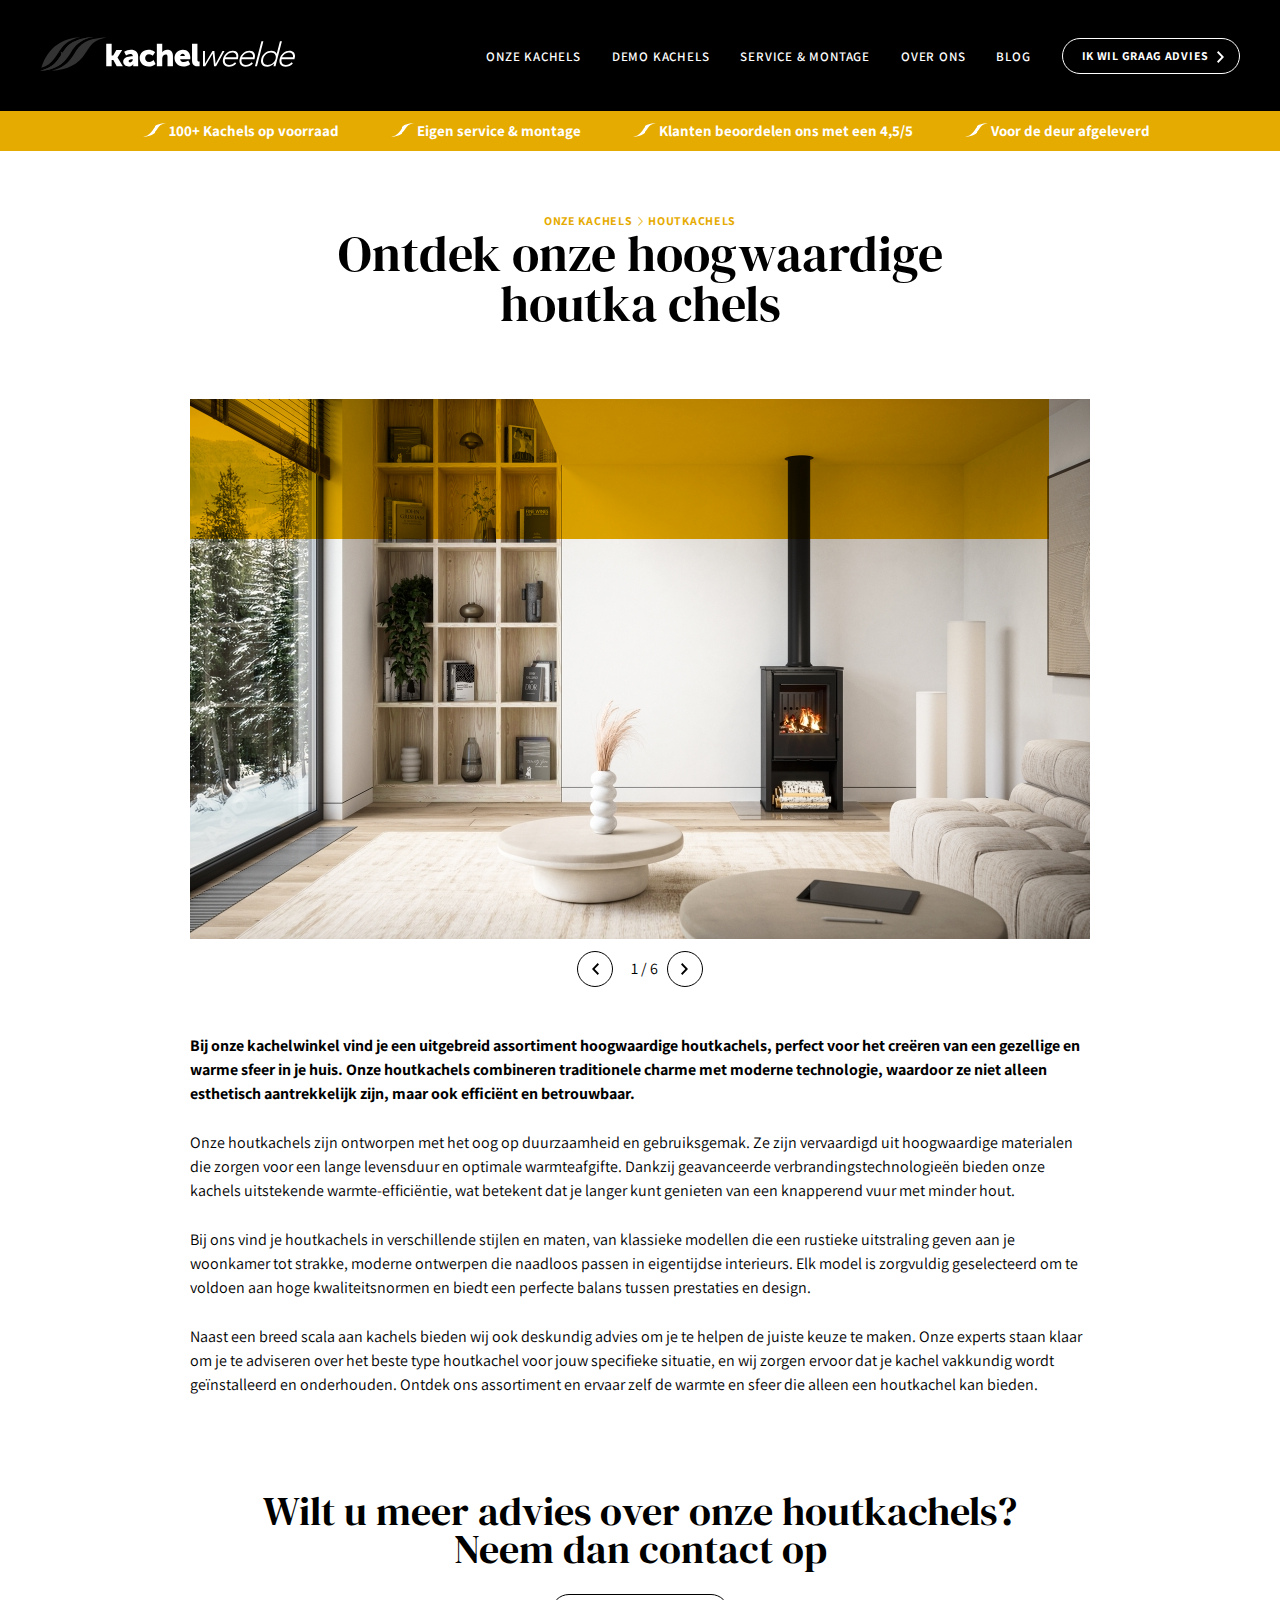
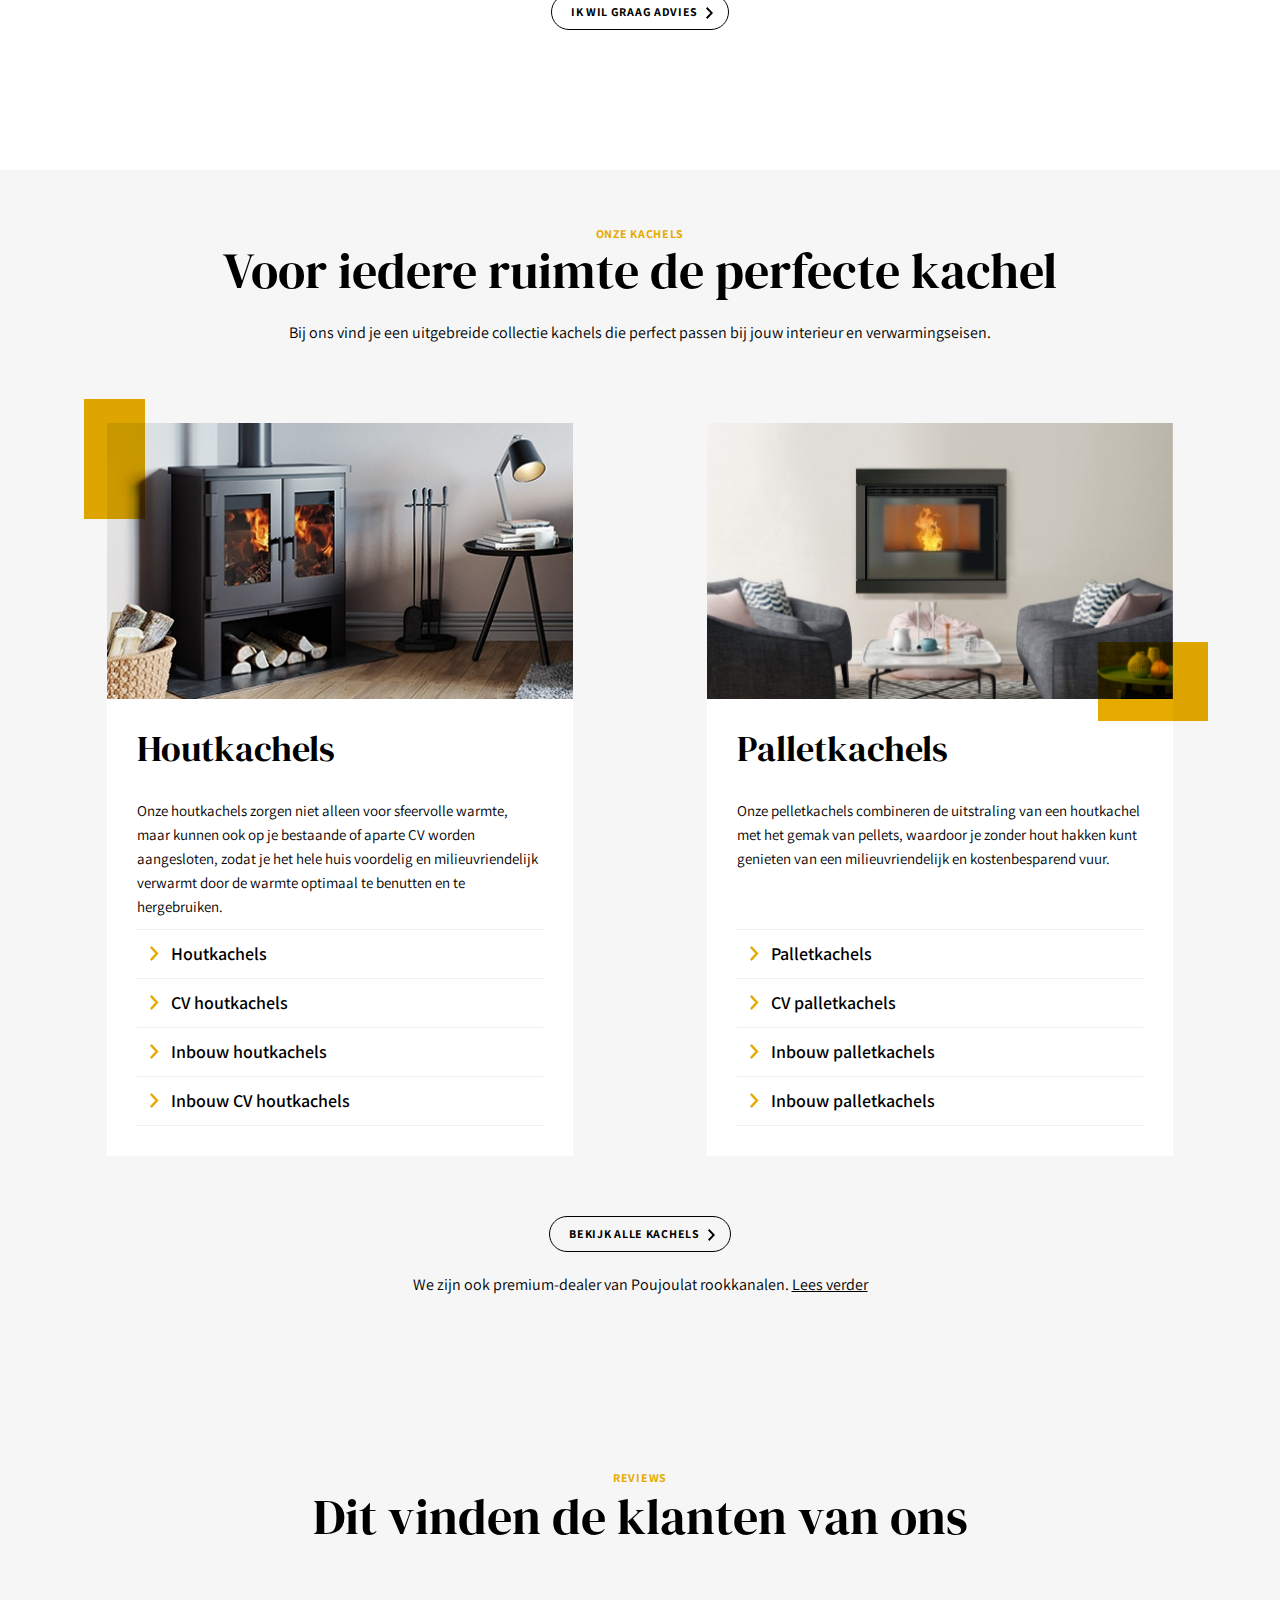
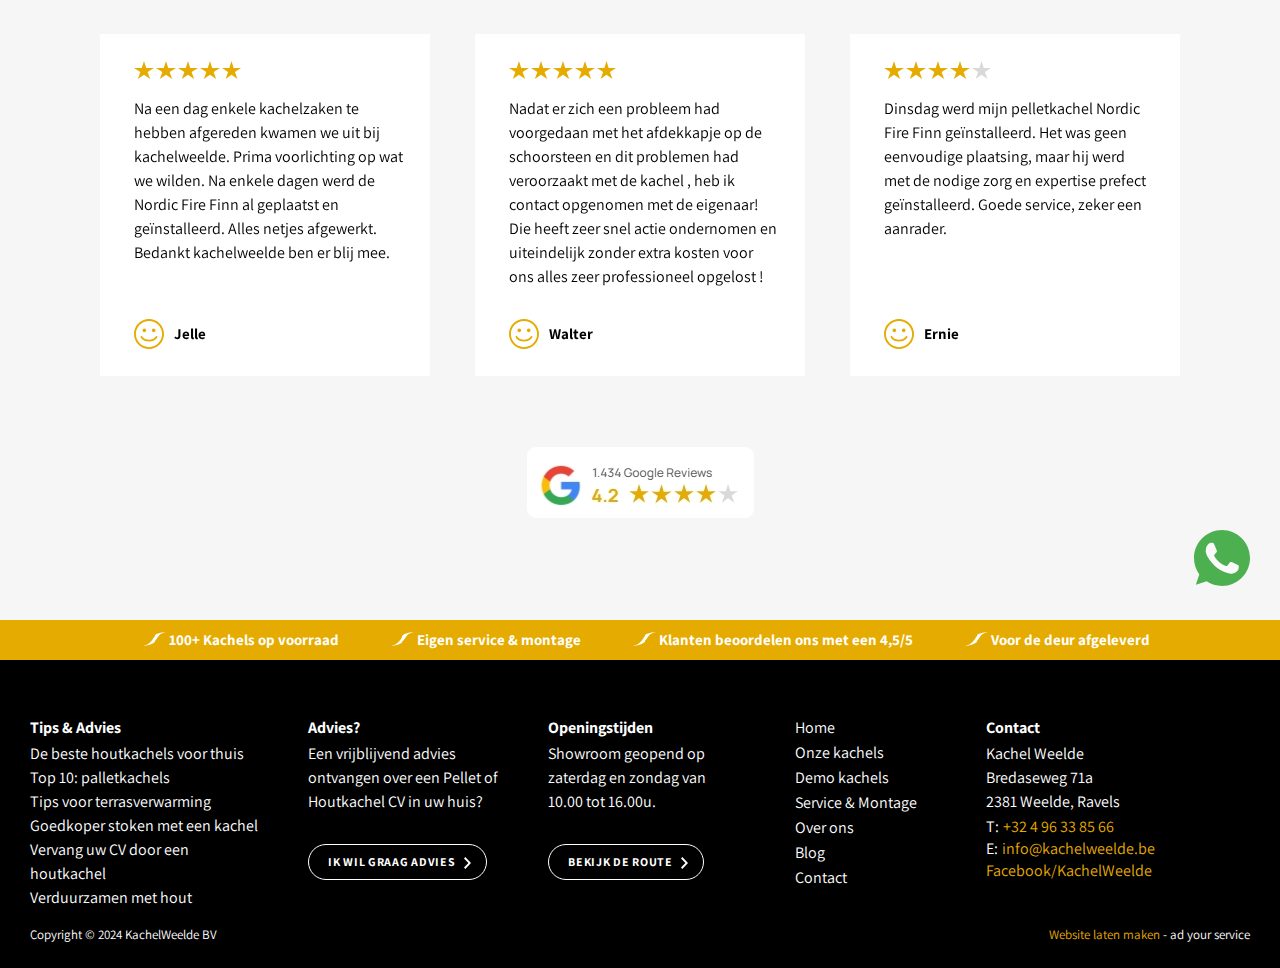
<file: Onze_kachels_Detail.html>
<!DOCTYPE html>
<html lang="en">

<head>
    <meta charset="UTF-8">
    <meta name="viewport" content="width=device-width, initial-scale=1.0">
    <title>Onze_kachels_Detail</title>
    <link rel="stylesheet" href="assets/css/slick.css">
    <link rel="stylesheet" href="assets/css/style.css">
</head>

<body>

    <div class="layout ">
    
        
         <!-- header start -->
         <header class="header full_width">
            <div class="headerTop full_width">
                <div class="wrapper">
                    <div class="innerPart full_width">
                        <div class="logo">
                            <a href="index.html">
                                <img src="assets/images/logo.svg" alt="Logo" />
                            </a>
                        </div>
                        <div class="navigation">
                            <ul>
                                <li><a href="onze-kachels.html">ONZE KACHELS</a></li>
                                <li><a href="demo-kachels.html">DEMO KACHELS</a></li>
                                <li><a href="service-montage-detail.html">SERVICE & MONTAGE</a>
                                    <ul class="sub-menu">
                                        <li><a href="#">One</a></li>
                                        <li><a href="#">Two</a></li>
                                        <li><a href="#">Three</a></li>
                                    </ul>
                                </li>
                                <li><a href="over-ons.html">OVER ONS</a></li>
                                <li><a href="blog.html">blog</a></li>
                            </ul>
                            <div class="button">
                                <a href="#" class="btn_one white">IK WIL GRAAG ADVIES</a>
                            </div>
                            <div class="for-mob-icon">
                                <ul>
                                    <li><a href="#"><img src="assets/images/facebook.svg" alt="Icon" /></a></li>
                                    <li><a href="#"><img src="assets/images/instagram.svg" alt="Icon" /></a></li>
                                </ul>
                            </div>
                        </div>
                        <div class="mob-menu">
                            <div class="lines">
                                <span></span>
                                <span></span>
                                <span></span>
                            </div>
                        </div>
                    </div>
                </div>
                <div class="UPS full_width">
                    <div class="wrapper">
                        <div class="btmInner full_width">
                            <ul>
                                <li><a href="#">100+ Kachels op voorraad</a></li>
                                <li><a href="#">Eigen service & montage</a></li>
                                <li><a href="#">Klanten beoordelen ons met een 4,5/5</a></li>
                                <li><a href="#">Voor de deur afgeleverd</a></li>
                            </ul>
                        </div>
                    </div>
                </div>
            </div>
        </header>
        <!-- header end -->

        <div class="main-content full_width">
            <!-- Quality section start here -->
            <div class="quality-sec full_width">
                <div class="wrapper">
                    <div class="inner_part ">
                        <div class="headingTop houtkachels ">
                            <div class="breadCrum">
                                <span><a href="#">ONZE KACHELS  </a>
                                    <div class="seprater"></div>
                                </span>
                                <span><a href="#">HOUTKACHELS</a></span>
                            </div>
                            <h2>Ontdek onze hoogwaardige houtka chels</h2>

                        </div>
                        <div class="products-single-img">
                            <div class="big-img-slide">
                                <span class="after"></span>
                                <div class="full-img"><img src="assets/images/big-one.jpg" alt="full-img"></div>
                                <div class="full-img"><img src="assets/images/big-one.jpg" alt="full-img"></div>
                                <div class="full-img"><img src="assets/images/big-one.jpg" alt="full-img"></div>
                                <div class="full-img"><img src="assets/images/big-one.jpg" alt="full-img"></div>
                                <span class="before"></span>
                            </div>

                            <div class="controls">
                                <div class="append_arrow">
                                    <div class="slider__counter"></div>
                                </div>
                            </div>
                        </div>
                    </div>
                </div>
            </div>
            <!-- Quality section start here -->

            <!-- text sec start here -->
            <div class="text-sec full_width">
                <div class="wrapper">
                    <div class="inner_part">
                        <p><strong>Bij onze kachelwinkel vind je een uitgebreid assortiment hoogwaardige houtkachels,
                                perfect voor het creëren van een gezellige en warme sfeer in je huis. Onze houtkachels
                                combineren traditionele charme met moderne technologie, waardoor ze niet alleen
                                esthetisch aantrekkelijk zijn, maar ook efficiënt en betrouwbaar.</strong></p>
                        <p>Onze houtkachels zijn ontworpen met het oog op duurzaamheid en gebruiksgemak. Ze zijn
                            vervaardigd uit hoogwaardige materialen die zorgen voor een lange levensduur en optimale
                            warmteafgifte. Dankzij geavanceerde verbrandingstechnologieën bieden onze kachels
                            uitstekende warmte-efficiëntie, wat betekent dat je langer kunt genieten van een knapperend
                            vuur met minder hout.</p>
                        <p>Bij ons vind je houtkachels in verschillende stijlen en maten, van klassieke modellen die een
                            rustieke uitstraling geven aan je woonkamer tot strakke, moderne ontwerpen die naadloos
                            passen in eigentijdse interieurs. Elk model is zorgvuldig geselecteerd om te voldoen aan
                            hoge kwaliteitsnormen en biedt een perfecte balans tussen prestaties en design.</p>
                        <p>Naast een breed scala aan kachels bieden wij ook deskundig advies om je te helpen de juiste
                            keuze te maken. Onze experts staan klaar om je te adviseren over het beste type houtkachel
                            voor jouw specifieke situatie, en wij zorgen ervoor dat je kachel vakkundig wordt
                            geïnstalleerd en onderhouden. Ontdek ons assortiment en ervaar zelf de warmte en sfeer die
                            alleen een houtkachel kan bieden.</p>

                        <div class="bottom-title advice-onze">
                            <h3>Wilt u meer advies over onze houtkachels?
                                Neem dan contact op</h3>
                            <a href="#" class="btn_one backColor"> IK WIL GRAAG ADVIES</a>
                        </div>

                    </div>
                </div>
            </div>
            <!-- text sec end here -->

          <!-- ----ONZE KACHELS section start here---- -->
          <div class="onzeSection full_width">
            <div class="wrapper">
                <div class="innerPart full_width">
                    <div class="headingTop">
                        <span>ONZE KACHELS</span>
                        <h2>Voor iedere ruimte de perfecte kachel</h2>
                        <p>Bij ons vind je een uitgebreide collectie kachels die perfect passen bij jouw interieur
                            en verwarmingseisen.
                        </p>
                    </div>
                    <div class="cardSection full_width">
                        <div class="globalCard">
                            <div class="image">
                                <span class="before"></span>
                                <img src="assets/images/Bitmap_second.jpg" alt="Image" />
                            </div>
                            <div class="content">
                                <div class="innerText">
                                    <h4>Houtkachels</h4>
                                    <p>Onze houtkachels zorgen niet alleen voor sfeervolle warmte, maar kunnen ook
                                        op je bestaande of aparte CV worden aangesloten, zodat je het hele huis
                                        voordelig en milieuvriendelijk verwarmt door de warmte optimaal te benutten
                                        en te hergebruiken.
                                    </p>
                                </div>
                                <ul>
                                    <li><a href="#">Houtkachels</a></li>
                                    <li><a href="#">CV houtkachels</a></li>
                                    <li><a href="#">Inbouw houtkachels</a></li>
                                    <li><a href="#">Inbouw CV houtkachels</a></li>
                                </ul>
                            </div>
                        </div>
                        <div class="globalCard">
                            <div class="image backColor">
                                <span class="before"></span>
                                <img src="assets/images/Bitmap_third.jpg" alt="Image" />
                            </div>
                            <div class="content">
                                <div class="innerText">
                                    <h4>Palletkachels</h4>
                                    <p>Onze pelletkachels combineren de uitstraling van een houtkachel met het gemak
                                        van
                                        pellets, waardoor je zonder hout hakken kunt genieten van een
                                        milieuvriendelijk
                                        en kostenbesparend vuur.
                                    </p>
                                </div>
                                <ul>
                                    <li><a href="#">Palletkachels</a></li>
                                    <li><a href="#">CV palletkachels</a></li>
                                    <li><a href="#">Inbouw palletkachels</a></li>
                                    <li><a href="#">Inbouw palletkachels</a></li>
                                </ul>
                            </div>
                        </div>
                        <div class="btmButton">
                            <div class="btn">
                                <a href="#" class="btn_one">BEKIJK ALLE KACHELS</a>
                            </div>
                            <p>We zijn ook premium-dealer van Poujoulat rookkanalen. <a href="#">Lees verder</a></p>
                        </div>
                    </div>
                </div>
            </div>
        </div>
        <!-- ----ONZE KACHELS section end here---- -->

            <!-- testominal -->
            <div class="testominal-sec full_width">
                <div class="wrapper">
                    <div class="inner-part full_width">
                        <div class="headingTop review-title ">
                            <span>REVIEWS</span>
                            <h2>Dit vinden de klanten van ons</h2>
                        </div>
                        <div class="testominal-slider">
                            <div class="review-card">

                                <div class="feedback">
                                    <ul>
                                        <li><img src="assets/images/Star-icon.svg" alt=""></li>
                                        <li><img src="assets/images/Star-icon.svg" alt=""></li>
                                        <li><img src="assets/images/Star-icon.svg" alt=""></li>
                                        <li><img src="assets/images/Star-icon.svg" alt=""></li>
                                        <li><img src="assets/images/Star-icon.svg" alt=""></li>
                                    </ul>
                                    <p>Na een dag enkele kachelzaken te hebben afgereden kwamen we uit bij kachelweelde.
                                        Prima voorlichting op wat we wilden. Na enkele dagen werd de Nordic Fire Finn al
                                        geplaatst en geïnstalleerd. Alles netjes afgewerkt. Bedankt kachelweelde ben er
                                        blij mee.</p>

                                </div>

                                <div class="user">
                                    <div class="user-img"><img src="assets/images/happy-user.svg" alt=""></div>
                                    <strong>Jelle</strong>
                                </div>

                            </div>
                            <div class="review-card">

                                <div class="feedback">
                                    <ul>
                                        <li><img src="assets/images/Star-icon.svg" alt=""></li>
                                        <li><img src="assets/images/Star-icon.svg" alt=""></li>
                                        <li><img src="assets/images/Star-icon.svg" alt=""></li>
                                        <li><img src="assets/images/Star-icon.svg" alt=""></li>
                                        <li><img src="assets/images/Star-icon.svg" alt=""></li>
                                    </ul>
                                    <p>Nadat er zich een probleem had voorgedaan met het afdekkapje op de schoorsteen en
                                        dit problemen had veroorzaakt met de kachel , heb ik contact opgenomen met de
                                        eigenaar! Die heeft zeer snel actie ondernomen en uiteindelijk zonder extra
                                        kosten voor ons alles zeer professioneel opgelost !</p>

                                </div>


                                <div class="user">
                                    <div class="user-img"><img src="assets/images/happy-user.svg" alt=""></div>
                                    <strong>Walter</strong>
                                </div>

                            </div>
                            <div class="review-card">
                                <div class="feedback">
                                    <ul>
                                        <li><img src="assets/images/Star-icon.svg" alt=""></li>
                                        <li><img src="assets/images/Star-icon.svg" alt=""></li>
                                        <li><img src="assets/images/Star-icon.svg" alt=""></li>
                                        <li><img src="assets/images/Star-icon.svg" alt=""></li>
                                        <li><img src="assets/images/star-white.svg" alt=""></li>
                                    </ul>
                                    <p>Dinsdag werd mijn pelletkachel Nordic Fire Finn geïnstalleerd. Het was geen
                                        eenvoudige plaatsing, maar hij werd met de nodige zorg en expertise prefect
                                        geïnstalleerd. Goede service, zeker een aanrader.</p>

                                </div>

                                <div class="user">
                                    <div class="user-img"><img src="assets/images/happy-user.svg" alt=""></div>
                                    <strong>Ernie</strong>
                                </div>

                            </div>
                        </div>
                        <div class="google-review">
                            <img src="assets/images/Googlereview.jpg" alt="">
                        </div>
                    </div>
                </div>
            </div>
            <!-- testominal -->
            <!-- ----ups section start here---- -->
            <div class="UPS full_width">
                <div class="wrapper">
                    <div class="btmInner full_width">
                        <ul>
                            <li><a href="#">100+ Kachels op voorraad</a></li>
                            <li><a href="#">Eigen service & montage</a></li>
                            <li><a href="#">Klanten beoordelen ons met een 4,5/5</a></li>
                            <li><a href="#">Voor de deur afgeleverd</a></li>
                        </ul>
                    </div>
                </div>
            </div>
            <!-- ----ups section end here---- -->

        </div>
        <!-- footer start -->
        <footer class="footerPart full_width">
            <div class="wrapper">
                <div class="innerPart full_width">
                    <div class="topFooter">
                        <div class="footerText tips ">
                            <div class="advice">
                                <h6>Tips & Advies</h6>

                                <p>De beste houtkachels voor thuis <br>Top 10: palletkachels<br>
                                    Tips voor terrasverwarming
                                    Goedkoper stoken met een kachel
                                    Vervang uw CV door een <br>houtkachel<br>
                                    Verduurzamen met hout
                                </p>
                            </div>
                        </div>
                        <div class="footerText advies">
                            <h6>Advies?</h6>
                            <p>Een vrijblijvend advies ontvangen over een Pellet of Houtkachel CV in uw huis?</p>
                            <div class="button"></div>
                            <a href="#" class="btn_one white">IK WIL GRAAG ADVIES</a>
                        </div>
                        <div class="footerText Openingstijden">
                            <h6>Openingstijden</h6>
                            <p>Showroom geopend op<br> zaterdag en zondag van<br> 10.00 tot 16.00u.</p>
                            <div class="button"></div>
                            <a href="#" class="btn_one white">BEKIJK DE ROUTE</a>
                        </div>
                        <div class="footerText useful">
                            <div class="links">
                                <ul>
                                    <li><a href="index.html">Home</a></li>
                                    <li><a href="over-ons.html">Onze kachels</a></li>
                                    <li><a href="demo-kachels.html">Demo kachels</a></li>
                                    <li><a href="service-montage.html">Service & Montage</a></li>
                                    <li><a href="over-ons.html">Over ons</a></li>
                                    <li><a href="blog.html">Blog</a></li>
                                    <li><a href="contact.html">Contact</a></li>
                                </ul>
                            </div>
                        </div>
                        <div class="footerText contant-ways">
                            <div class="cntct">
                                <h6>Contact</h6>
                                <p>Kachel Weelde
                                    <br> Bredaseweg 71a<br>
                                    2381 Weelde, Ravels
                                </p>
                                <ul>
                                    <li><a href="#"><span>T:</span> +32 4 96 33 85 66</a></li>
                                    <li><a href="#"><span>E:</span> info@kachelweelde.be</a></li>
                                    <li><a href="#">Facebook/KachelWeelde</a></li>
                                </ul>
                            </div>
                        </div>
                    </div>
                    <div class="btmInner ">
                        <div class="copyRyt">
                            <p>Copyright © 2024 KachelWeelde BV </p>
                        </div>
                        <div class="rightPart">
                            <p>Website laten maken <a href="#">- ad your service</a></p>
                        </div>
                    </div>
                </div>
            </div>
            <div class="whatsapIcon">
                <img src="assets/images/whatsapp.png" alt="Icon" />
            </div>
        </footer>
        <!-- footer end -->
        <script src="assets/js/jquery.min.js"></script>
        <script src="assets/js/slick.js"></script>
        <script src="assets/js/custom.js"></script>
    </div>
</body>

</html>
</file>
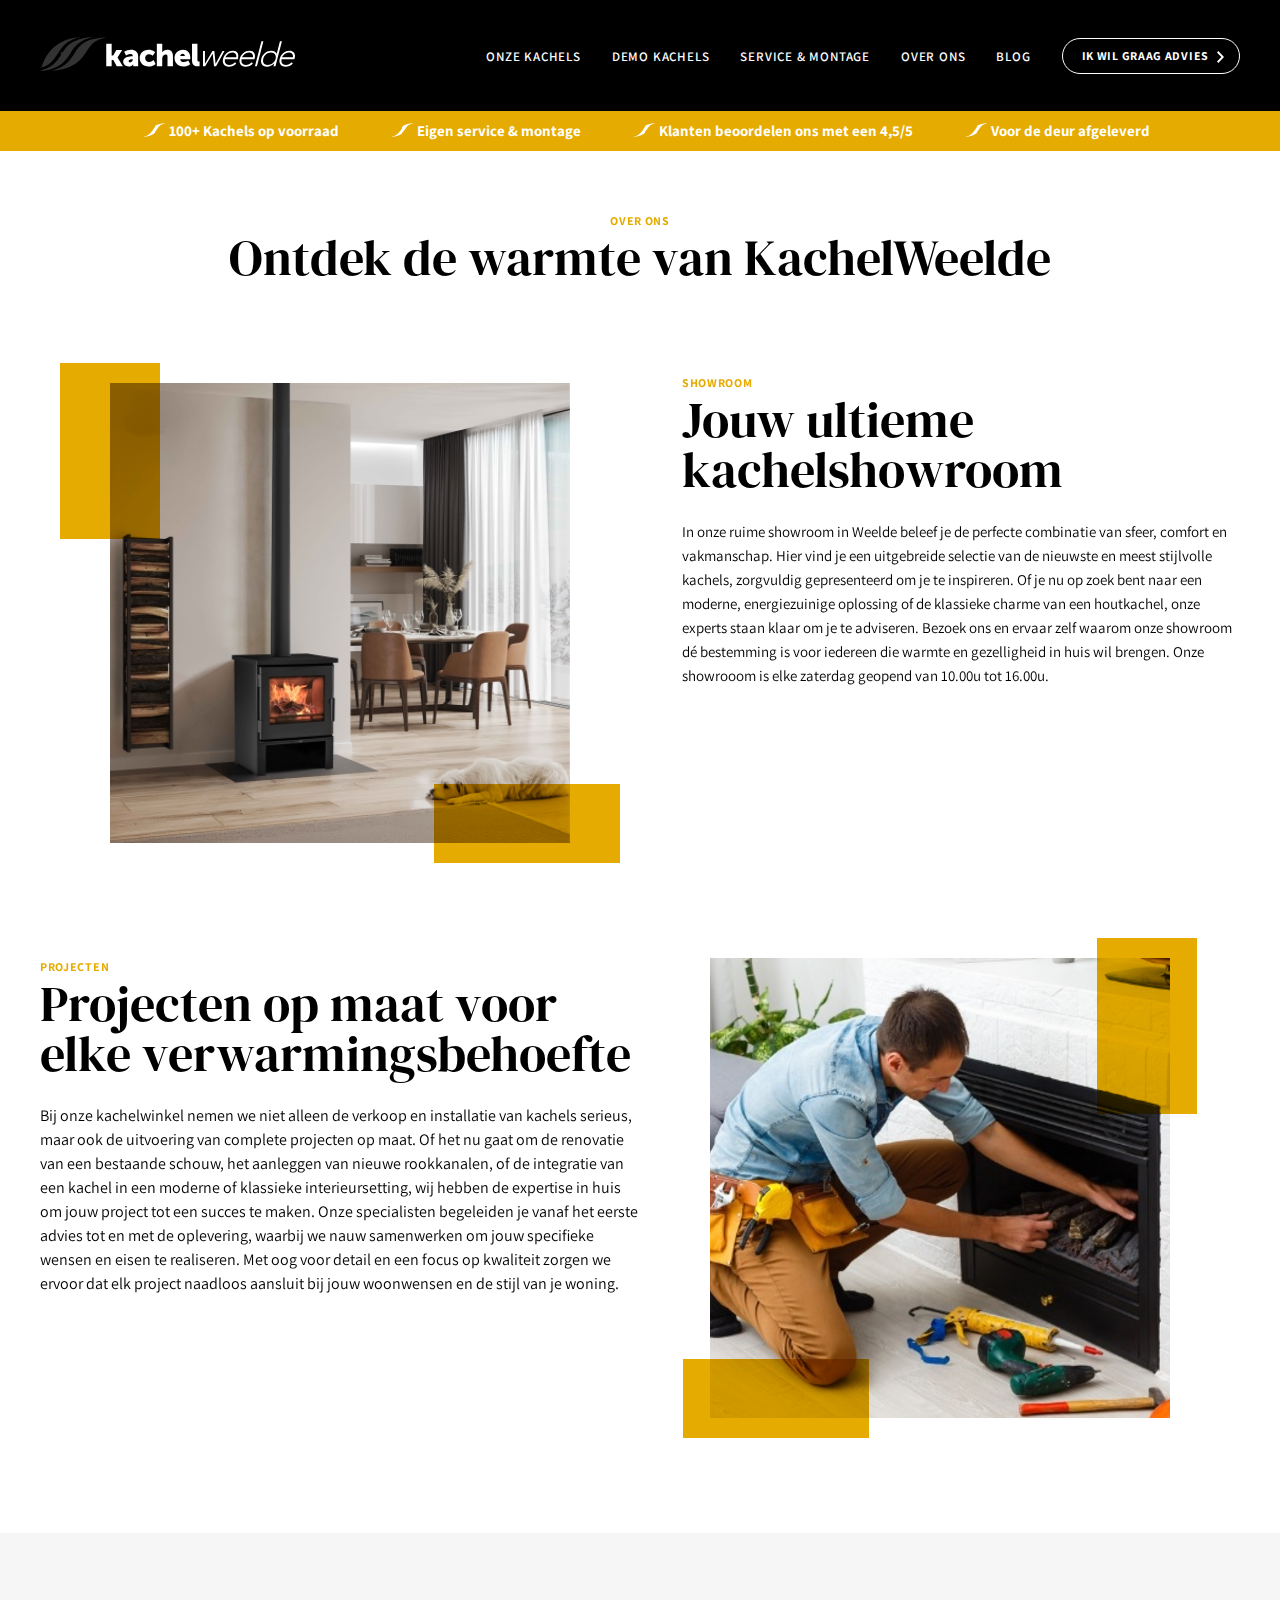
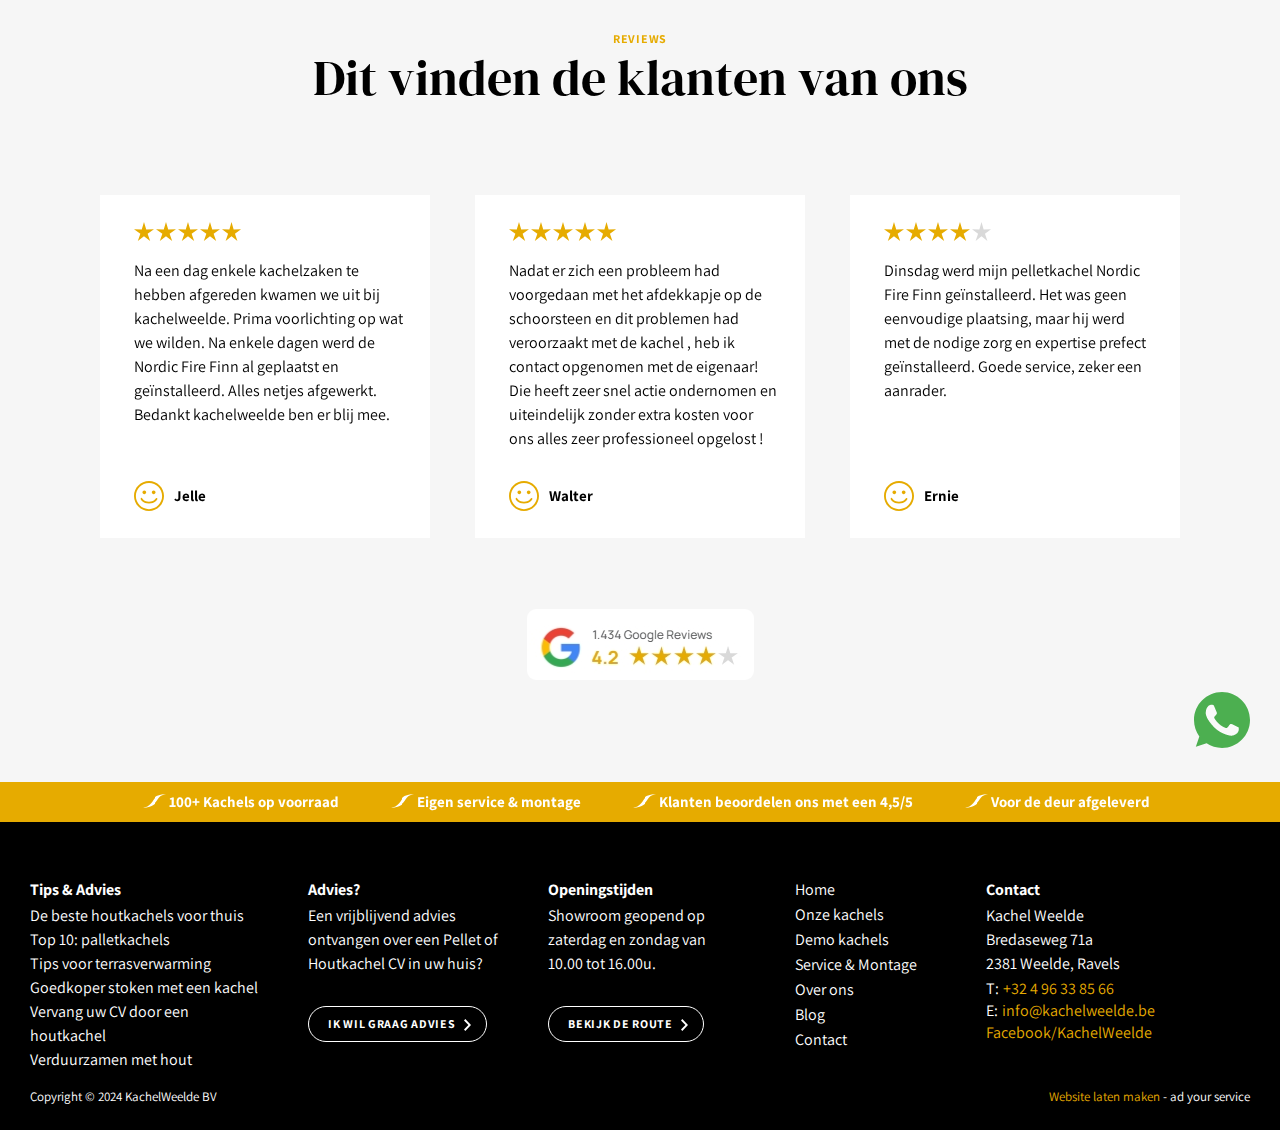
<file: over-ons.html>
<!DOCTYPE html>
<html lang="en">

<head>
    <meta charset="UTF-8">
    <meta name="viewport" content="width=device-width, initial-scale=1.0">
    <!-- page title -->
    <title>::over-ons::</title>
    <!-- CSS links -->
    <link rel="stylesheet" href="assets/css/slick.css">
    <link rel="stylesheet" href="assets/css/style.css">
</head>

<body>
    <div class="layout ">


         <!-- header start -->
         <header class="header full_width">
            <div class="headerTop full_width">
                <div class="wrapper">
                    <div class="innerPart full_width">
                        <div class="logo">
                            <a href="index.html">
                                <img src="assets/images/logo.svg" alt="Logo" />
                            </a>
                        </div>
                        <div class="navigation">
                            <ul>
                                <li><a href="onze-kachels.html">ONZE KACHELS</a></li>
                                <li><a href="demo-kachels.html">DEMO KACHELS</a></li>
                                <li><a href="service-montage-detail.html">SERVICE & MONTAGE</a>
                                    <ul class="sub-menu">
                                        <li><a href="#">One</a></li>
                                        <li><a href="#">Two</a></li>
                                        <li><a href="#">Three</a></li>
                                    </ul>
                                </li>
                                <li><a href="over-ons.html">OVER ONS</a></li>
                                <li><a href="blog.html">blog</a></li>
                            </ul>
                            <div class="button">
                                <a href="#" class="btn_one white">IK WIL GRAAG ADVIES</a>
                            </div>
                            <div class="for-mob-icon">
                                <ul>
                                    <li><a href="#"><img src="assets/images/facebook.svg" alt="Icon" /></a></li>
                                    <li><a href="#"><img src="assets/images/instagram.svg" alt="Icon" /></a></li>
                                </ul>
                            </div>
                        </div>
                        <div class="mob-menu">
                            <div class="lines">
                                <span></span>
                                <span></span>
                                <span></span>
                            </div>
                        </div>
                    </div>
                </div>
                <div class="UPS full_width">
                    <div class="wrapper">
                        <div class="btmInner full_width">
                            <ul>
                                <li><a href="#">100+ Kachels op voorraad</a></li>
                                <li><a href="#">Eigen service & montage</a></li>
                                <li><a href="#">Klanten beoordelen ons met een 4,5/5</a></li>
                                <li><a href="#">Voor de deur afgeleverd</a></li>
                            </ul>
                        </div>
                    </div>
                </div>
            </div>
        </header>
        <!-- header end -->

        <!-- main-content start -->
        <div class="main-content full_width paddingRemove">

            <!-- repeater head start here -->
            <div class="repeatHead full_width">
                <div class="wrapper">
                    <div class="innerPart full_width">
                        <div class="headingTop">
                            <span>OVER ONS</span>
                            <h2>Ontdek de warmte van KachelWeelde</h2>
                        </div>
                    </div>
                </div>
            </div>
            <!-- repeater head end here -->

            <!-- ----SERVICE & MONTAGE section start here---- -->
            <div class="showroomSection full_width service padding font">
                <div class="wrapper">
                    <div class="innerPart full_width">
                        <div class="leftPart">
                            <span>SHOWROOM</span>
                            <h2>Jouw ultieme kachelshowroom </h2>
                            <p>In onze ruime showroom in Weelde beleef je de perfecte combinatie van sfeer, comfort en
                                vakmanschap. Hier vind je een uitgebreide selectie van de nieuwste en meest stijlvolle
                                kachels, zorgvuldig gepresenteerd om je te inspireren. Of je nu op zoek bent naar een
                                moderne, energiezuinige oplossing of de klassieke charme van een houtkachel, onze
                                experts
                                staan klaar om je te adviseren. Bezoek ons en ervaar zelf waarom onze showroom dé
                                bestemming
                                is voor iedereen die warmte en gezelligheid in huis wil brengen. Onze showrooom is elke
                                zaterdag geopend van 10.00u tot 16.00u.
                            </p>
                        </div>
                        <div class="rightPart">
                            <div class="image">
                                <span class="after"></span>
                                <img src="assets/images/service_last.jpg" alt="Image" />
                                <span class="before"></span>
                            </div>
                        </div>
                    </div>
                </div>
            </div>
            <div class="showroomSection full_width padding">
                <div class="wrapper">
                    <div class="innerPart full_width">
                        <div class="leftPart">
                            <span>PROJECTEN</span>
                            <h2>Projecten op maat voor elke verwarmingsbehoefte
                            </h2>
                            <p>Bij onze kachelwinkel nemen we niet alleen de verkoop en installatie van kachels serieus,
                                maar ook de uitvoering van complete projecten op maat. Of het nu gaat om de renovatie
                                van
                                een bestaande schouw, het aanleggen van nieuwe rookkanalen, of de integratie van een
                                kachel
                                in een moderne of klassieke interieursetting, wij hebben de expertise in huis om jouw
                                project tot een succes te maken. Onze specialisten begeleiden je vanaf het eerste advies
                                tot
                                en met de oplevering, waarbij we nauw samenwerken om jouw specifieke wensen en eisen te
                                realiseren. Met oog voor detail en een focus op kwaliteit zorgen we ervoor dat elk
                                project
                                naadloos aansluit bij jouw woonwensen en de stijl van je woning.
                            </p>
                        </div>
                        <div class="rightPart">
                            <div class="image">
                                <span class="after"></span>
                                <img src="assets/images/service_one.jpg" alt="Image" />
                                <span class="before"></span>
                            </div>
                        </div>
                    </div>
                </div>
            </div>

            <!-- ----SERVICE & MONTAGE section end here---- -->


            <!-- testominal -->
            <div class="testominal-sec full_width">
                <div class="wrapper">
                    <div class="inner-part full_width">
                        <div class="headingTop review-title ">
                            <span>REVIEWS</span>
                            <h2>Dit vinden de klanten van ons</h2>
                        </div>
                        <div class="testominal-slider">
                            <div class="review-card">
                                <div class="feedback">
                                    <ul>
                                        <li><img src="assets/images/Star-icon.svg" alt=""></li>
                                        <li><img src="assets/images/Star-icon.svg" alt=""></li>
                                        <li><img src="assets/images/Star-icon.svg" alt=""></li>
                                        <li><img src="assets/images/Star-icon.svg" alt=""></li>
                                        <li><img src="assets/images/Star-icon.svg" alt=""></li>
                                    </ul>
                                    <p>Na een dag enkele kachelzaken te hebben afgereden kwamen we uit bij kachelweelde.
                                        Prima voorlichting op wat we wilden. Na enkele dagen werd de Nordic Fire Finn al
                                        geplaatst en geïnstalleerd. Alles netjes afgewerkt. Bedankt kachelweelde ben er
                                        blij mee.
                                    </p>
                                </div>
                                <div class="user">
                                    <div class="user-img"><img src="assets/images/happy-user.svg" alt=""></div>
                                    <strong>Jelle</strong>
                                </div>
                            </div>
                            <div class="review-card">
                                <div class="feedback">
                                    <ul>
                                        <li><img src="assets/images/Star-icon.svg" alt=""></li>
                                        <li><img src="assets/images/Star-icon.svg" alt=""></li>
                                        <li><img src="assets/images/Star-icon.svg" alt=""></li>
                                        <li><img src="assets/images/Star-icon.svg" alt=""></li>
                                        <li><img src="assets/images/Star-icon.svg" alt=""></li>
                                    </ul>
                                    <p>Nadat er zich een probleem had voorgedaan met het afdekkapje op de schoorsteen en
                                        dit problemen had veroorzaakt met de kachel , heb ik contact opgenomen met de
                                        eigenaar! Die heeft zeer snel actie ondernomen en uiteindelijk zonder extra
                                        kosten voor ons alles zeer professioneel opgelost !
                                    </p>
                                </div>
                                <div class="user">
                                    <div class="user-img"><img src="assets/images/happy-user.svg" alt=""></div>
                                    <strong>Walter</strong>
                                </div>
                            </div>
                            <div class="review-card">
                                <div class="feedback">
                                    <ul>
                                        <li><img src="assets/images/Star-icon.svg" alt=""></li>
                                        <li><img src="assets/images/Star-icon.svg" alt=""></li>
                                        <li><img src="assets/images/Star-icon.svg" alt=""></li>
                                        <li><img src="assets/images/Star-icon.svg" alt=""></li>
                                        <li><img src="assets/images/star-white.svg" alt=""></li>
                                    </ul>
                                    <p>Dinsdag werd mijn pelletkachel Nordic Fire Finn geïnstalleerd. Het was geen
                                        eenvoudige plaatsing, maar hij werd met de nodige zorg en expertise prefect
                                        geïnstalleerd. Goede service, zeker een aanrader.</p>
                                </div>
                                <div class="user">
                                    <div class="user-img"><img src="assets/images/happy-user.svg" alt=""></div>
                                    <strong>Ernie</strong>
                                </div>
                            </div>
                        </div>
                        <div class="google-review">
                            <img src="assets/images/Googlereview.jpg" alt="">
                        </div>
                    </div>
                </div>
            </div>
            <!-- testominal -->




            <!-- ----Blog section end here---- -->
            <div class="UPS full_width">
                <div class="wrapper">
                    <div class="btmInner full_width">
                        <ul>
                            <li><a href="#">100+ Kachels op voorraad</a></li>
                            <li><a href="#">Eigen service & montage</a></li>
                            <li><a href="#">Klanten beoordelen ons met een 4,5/5</a></li>
                            <li><a href="#">Voor de deur afgeleverd</a></li>
                        </ul>
                    </div>
                </div>
            </div>
        </div>
        <!-- main-content end -->

       <!-- footer start -->
       <footer class="footerPart full_width">
        <div class="wrapper">
            <div class="innerPart full_width">
                <div class="topFooter">
                    <div class="footerText tips ">
                        <div class="advice">
                            <h6>Tips & Advies</h6>

                            <p>De beste houtkachels voor thuis <br>Top 10: palletkachels<br>
                                Tips voor terrasverwarming
                                Goedkoper stoken met een kachel
                                Vervang uw CV door een <br>houtkachel<br>
                                Verduurzamen met hout
                            </p>
                        </div>
                    </div>
                    <div class="footerText advies">
                        <h6>Advies?</h6>
                        <p>Een vrijblijvend advies ontvangen over een Pellet of Houtkachel CV in uw huis?</p>
                        <div class="button"></div>
                        <a href="#" class="btn_one white">IK WIL GRAAG ADVIES</a>
                    </div>
                    <div class="footerText Openingstijden">
                        <h6>Openingstijden</h6>
                        <p>Showroom geopend op<br> zaterdag en zondag van<br> 10.00 tot 16.00u.</p>
                        <div class="button"></div>
                        <a href="#" class="btn_one white">BEKIJK DE ROUTE</a>
                    </div>
                    <div class="footerText useful">
                         <div class="links">
                                <ul>
                                    <li><a href="index.html">Home</a></li>
                                    <li><a href="over-ons.html">Onze kachels</a></li>
                                    <li><a href="demo-kachels.html">Demo kachels</a></li>
                                    <li><a href="service-montage.html">Service & Montage</a></li>
                                    <li><a href="over-ons.html">Over ons</a></li>
                                    <li><a href="blog.html">Blog</a></li>
                                    <li><a href="contact.html">Contact</a></li>
                                </ul>
                            </div>
                    </div>
                    <div class="footerText contant-ways">
                        <div class="cntct">
                            <h6>Contact</h6>
                            <p>Kachel Weelde
                                <br> Bredaseweg 71a<br>
                                2381 Weelde, Ravels
                            </p>
                            <ul>
                                <li><a href="#"><span>T:</span> +32 4 96 33 85 66</a></li>
                                <li><a href="#"><span>E:</span> info@kachelweelde.be</a></li>
                                <li><a href="#">Facebook/KachelWeelde</a></li>
                            </ul>
                        </div>
                    </div>
                </div>
                <div class="btmInner ">
                    <div class="copyRyt">
                        <p>Copyright © 2024 KachelWeelde BV </p>
                    </div>
                    <div class="rightPart">
                        <p>Website laten maken <a href="#">- ad your service</a></p>
                    </div>
                </div>
            </div>
        </div>
        <div class="whatsapIcon">
            <img src="assets/images/whatsapp.png" alt="Icon" />
        </div>
    </footer>
    <!-- footer end -->

        <!-- JS links -->
        <script src="assets/js/jquery.min.js"></script>
        <script src="assets/js/slick.js"></script>
        <script src="assets/js/custom.js"></script>
    </div>
</body>

</html>
</file>
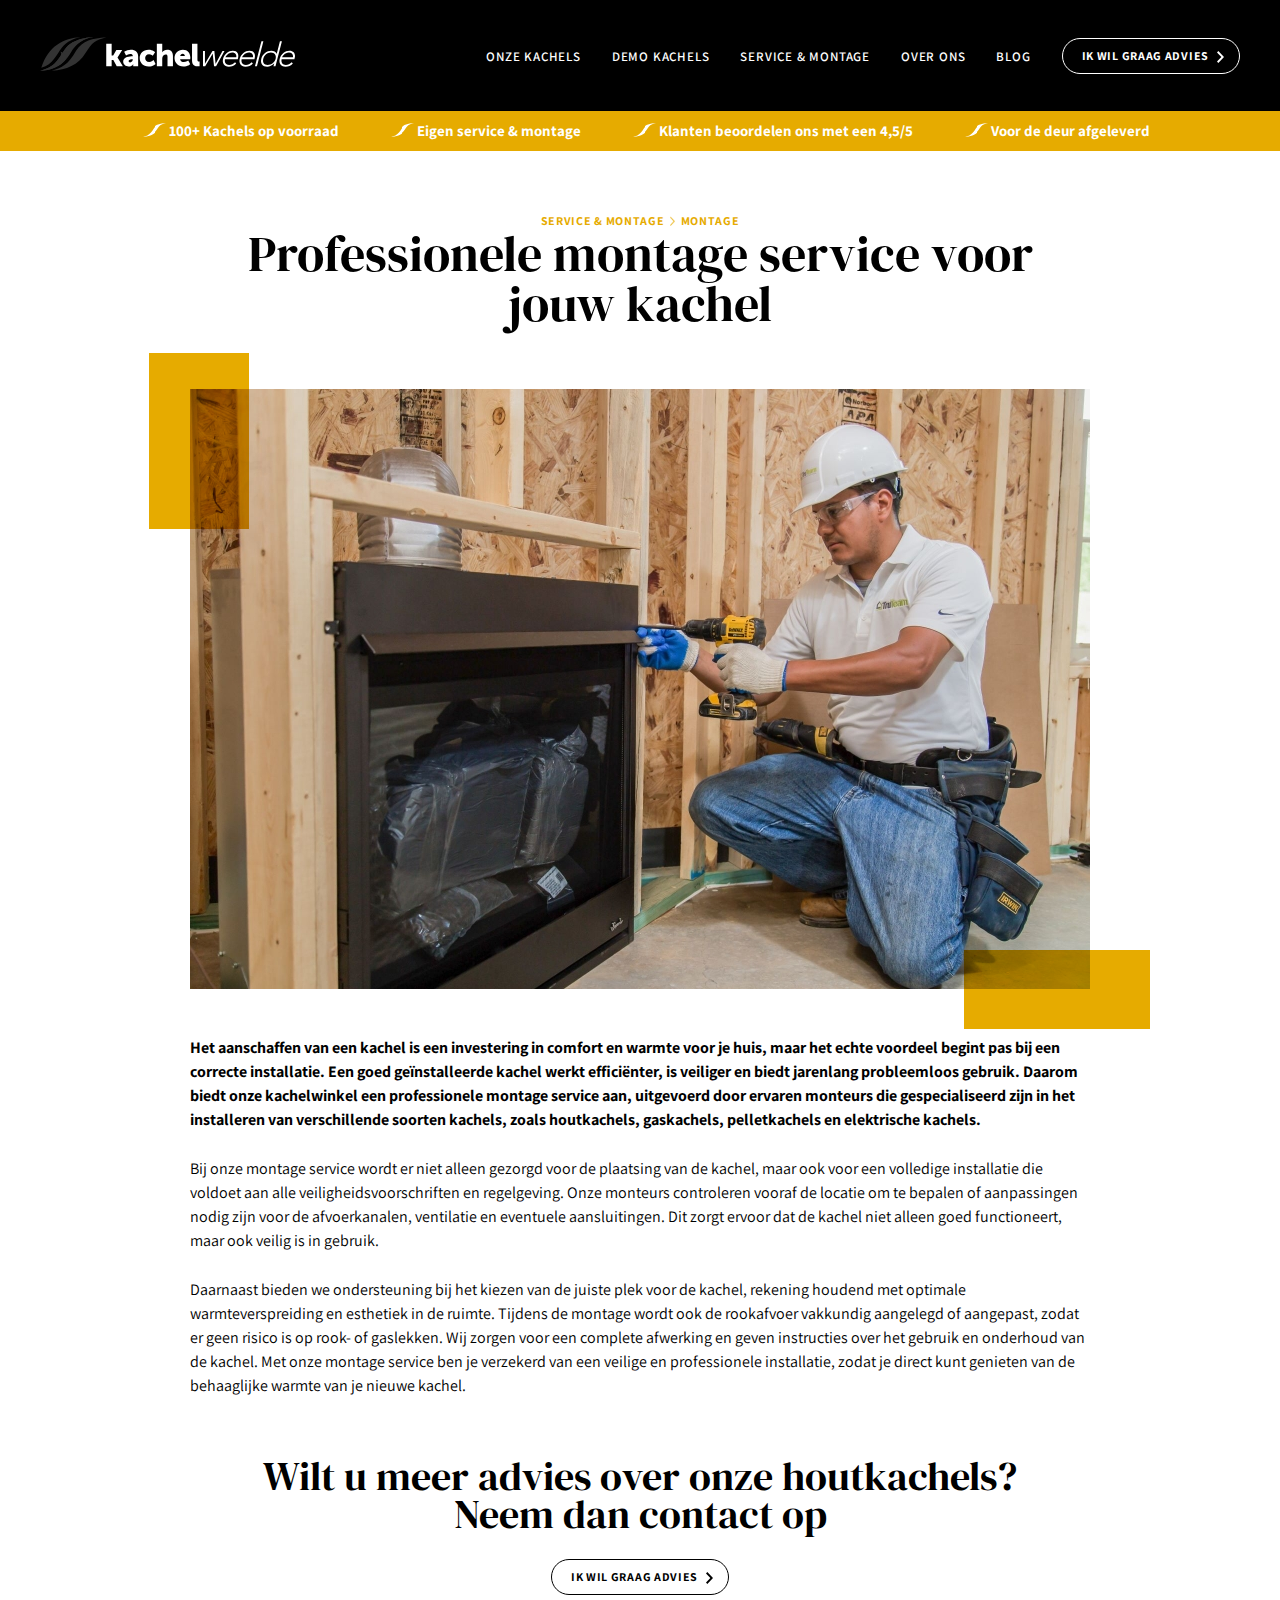
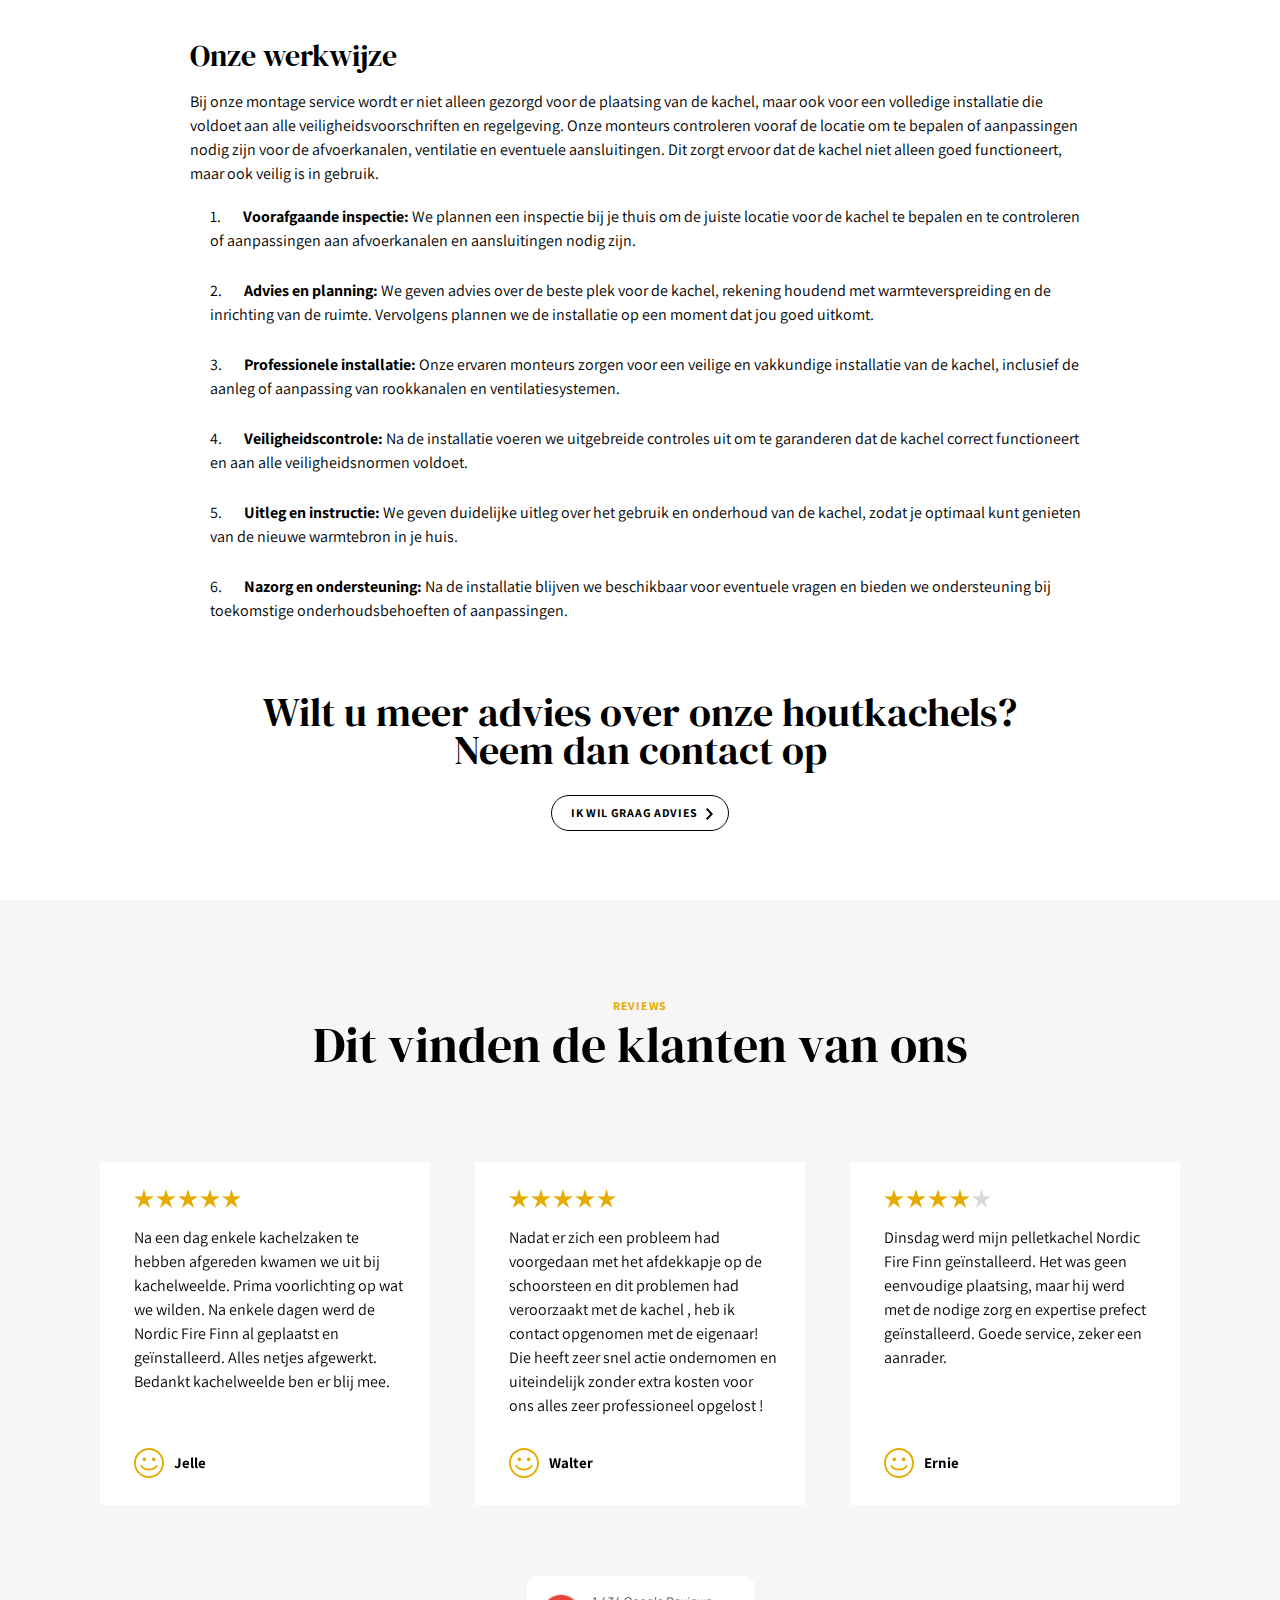
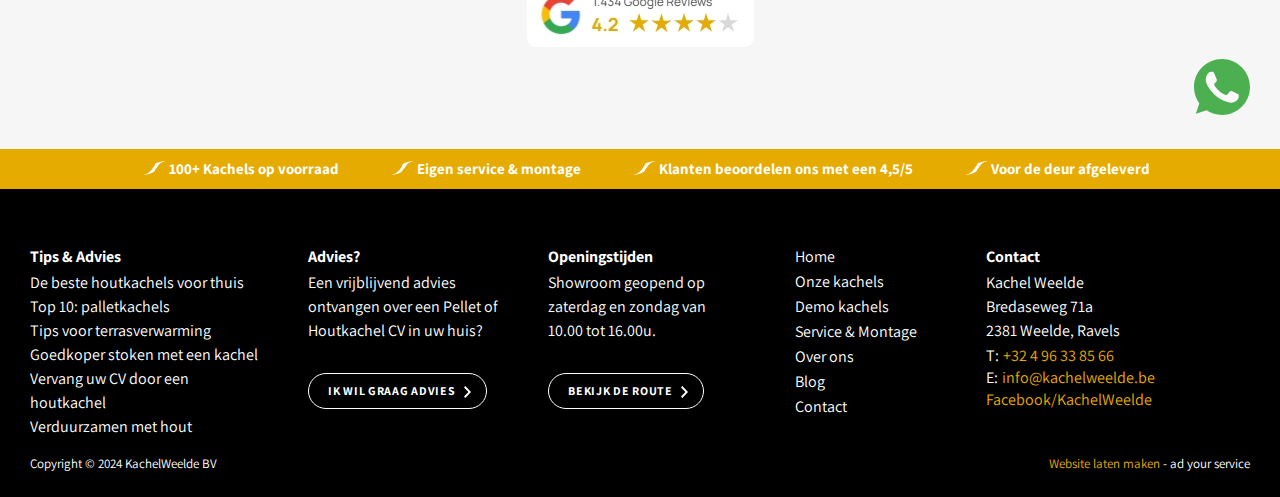
<file: service-montage-detail.html>
<!DOCTYPE html>
<html lang="en">

<head>
    <meta charset="UTF-8">
    <meta name="viewport" content="width=device-width, initial-scale=1.0">
    <!-- page title -->
    <title>::service montage detail.::</title>
    <!-- CSS links -->
    <link rel="stylesheet" href="assets/css/slick.css">
    <link rel="stylesheet" href="assets/css/style.css">
</head>

<body>
    <div class="layout ">


         <!-- header start -->
         <header class="header full_width">
            <div class="headerTop full_width">
                <div class="wrapper">
                    <div class="innerPart full_width">
                        <div class="logo">
                            <a href="index.html">
                                <img src="assets/images/logo.svg" alt="Logo" />
                            </a>
                        </div>
                        <div class="navigation">
                            <ul>
                                <li><a href="onze-kachels.html">ONZE KACHELS</a></li>
                                <li><a href="demo-kachels.html">DEMO KACHELS</a></li>
                                <li><a href="service-montage-detail.html">SERVICE & MONTAGE</a>
                                    <ul class="sub-menu">
                                        <li><a href="#">One</a></li>
                                        <li><a href="#">Two</a></li>
                                        <li><a href="#">Three</a></li>
                                    </ul>
                                </li>
                                <li><a href="over-ons.html">OVER ONS</a></li>
                                <li><a href="blog.html">blog</a></li>
                            </ul>
                            <div class="button">
                                <a href="#" class="btn_one white">IK WIL GRAAG ADVIES</a>
                            </div>
                            <div class="for-mob-icon">
                                <ul>
                                    <li><a href="#"><img src="assets/images/facebook.svg" alt="Icon" /></a></li>
                                    <li><a href="#"><img src="assets/images/instagram.svg" alt="Icon" /></a></li>
                                </ul>
                            </div>
                        </div>
                        <div class="mob-menu">
                            <div class="lines">
                                <span></span>
                                <span></span>
                                <span></span>
                            </div>
                        </div>
                    </div>
                </div>
                <div class="UPS full_width">
                    <div class="wrapper">
                        <div class="btmInner full_width">
                            <ul>
                                <li><a href="#">100+ Kachels op voorraad</a></li>
                                <li><a href="#">Eigen service & montage</a></li>
                                <li><a href="#">Klanten beoordelen ons met een 4,5/5</a></li>
                                <li><a href="#">Voor de deur afgeleverd</a></li>
                            </ul>
                        </div>
                    </div>
                </div>
            </div>
        </header>
        <!-- header end -->

        <!-- main-content start -->
        <div class="main-content full_width">

            <!-- Quality section start here -->
            <div class="quality-sec full_width">
                <div class="wrapper">
                    <div class="inner_part ">
                        <div class="headingTop houtkachels  services-montage">
                            <div class="breadCrum">
                                <span><a href="#">SERVICE & MONTAGE </a>
                                    <div class="seprater"></div>
                                </span>
                                <span><a href="#">MONTAGE</a></span>
                            </div>
                            <h2>Professionele montage service voor jouw kachel</h2>

                        </div>
                        <div class="products-single-img">
                            <div class="montage blog-detail-img min-adj">
                                <span class="after"></span>
                                <div class="full-img"><img src="assets/images/bitmap-img.jpg" alt="full-img"></div>
                                <span class="before"></span>

                            </div>
                        </div>
                    </div>
                </div>
            </div>
            <!-- Quality section start here -->

            <!-- text sec start here -->
            <div class="text-sec full_width jouw-kachel">
                <div class="wrapper">
                    <div class="inner_part">
                        <p><strong>Het aanschaffen van een kachel is een investering in comfort en warmte voor je
                                huis, maar het echte voordeel begint pas bij een correcte installatie. Een goed
                                geïnstalleerde kachel werkt efficiënter, is veiliger en biedt jarenlang probleemloos
                                gebruik. Daarom biedt onze kachelwinkel een professionele montage service aan,
                                uitgevoerd door ervaren monteurs die gespecialiseerd zijn in het installeren van
                                verschillende soorten kachels, zoals houtkachels, gaskachels, pelletkachels en
                                elektrische kachels.</strong></p>
                        <p>Bij onze montage service wordt er niet alleen gezorgd voor de plaatsing van de kachel,
                            maar ook voor een volledige installatie die voldoet aan alle veiligheidsvoorschriften en
                            regelgeving. Onze monteurs controleren vooraf de locatie om te bepalen of aanpassingen
                            nodig zijn voor de afvoerkanalen, ventilatie en eventuele aansluitingen. Dit zorgt
                            ervoor dat de kachel niet alleen goed functioneert, maar ook veilig is in gebruik.</p>
                        <p>Daarnaast bieden we ondersteuning bij het kiezen van de juiste plek voor de kachel,
                            rekening houdend met optimale warmteverspreiding en esthetiek in de ruimte. Tijdens de
                            montage wordt ook de rookafvoer vakkundig aangelegd of aangepast, zodat er geen risico
                            is op rook- of gaslekken. Wij zorgen voor een complete afwerking en geven instructies
                            over het gebruik en onderhoud van de kachel. Met onze montage service ben je verzekerd
                            van een veilige en professionele installatie, zodat je direct kunt genieten van de
                            behaaglijke warmte van je nieuwe kachel.</p>


                        <div class="bottom-title meer-advice">
                            <h3>Wilt u meer advies over onze houtkachels?
                                Neem dan contact op</h3>
                            <a href="#" class="btn_one backColor"> IK WIL GRAAG ADVIES</a>
                        </div>

                        <h5>Onze werkwijze</h5>
                        <p class="Bij">Bij onze montage service wordt er niet alleen gezorgd voor de plaatsing van
                            de kachel,
                            maar ook voor een volledige installatie die voldoet aan alle veiligheidsvoorschriften en
                            regelgeving. Onze monteurs controleren vooraf de locatie om te bepalen of aanpassingen
                            nodig zijn voor de afvoerkanalen, ventilatie en eventuele aansluitingen. Dit zorgt
                            ervoor dat de kachel niet alleen goed functioneert, maar ook veilig is in gebruik.</p>

                        <ol>
                            <li><strong>Voorafgaande inspectie: </strong> We plannen een inspectie bij je thuis om
                                de juiste locatie voor de kachel te bepalen en te controleren of aanpassingen aan
                                afvoerkanalen en aansluitingen nodig zijn.
                            </li>
                            <li><strong>Advies en planning: </strong>We geven advies over de beste plek voor de
                                kachel, rekening houdend met warmteverspreiding en de inrichting van de ruimte.
                                Vervolgens plannen we de installatie op een moment dat jou goed uitkomt.
                            </li>
                            <li><strong>Professionele installatie:</strong> Onze ervaren monteurs zorgen voor een
                                veilige en vakkundige installatie van de kachel, inclusief de aanleg of aanpassing
                                van rookkanalen en ventilatiesystemen.
                            </li>
                            <li><strong>Veiligheidscontrole: </strong> Na de installatie voeren we uitgebreide
                                controles uit om te garanderen dat de kachel correct functioneert en aan alle
                                veiligheidsnormen voldoet.

                            </li>
                            <li><strong>Uitleg en instructie: </strong> We geven duidelijke uitleg over het gebruik
                                en onderhoud van de kachel, zodat je optimaal kunt genieten van de nieuwe warmtebron
                                in je huis.</li>
                            <li><strong>Nazorg en ondersteuning: </strong> Na de installatie blijven we beschikbaar
                                voor eventuele vragen en bieden we ondersteuning bij toekomstige onderhoudsbehoeften
                                of aanpassingen.</li>
                        </ol>

                        <div class="bottom-title meer-advice">
                            <h3>Wilt u meer advies over onze houtkachels?
                                Neem dan contact op</h3>
                            <a href="#" class="btn_one backColor"> IK WIL GRAAG ADVIES</a>
                        </div>

                    </div>

                </div>
            </div>
            <!-- text sec end here -->

            <!-- testominal -->
            <div class="testominal-sec full_width">
                <div class="wrapper">
                    <div class="inner-part full_width">
                        <div class="headingTop review-title ">
                            <span>REVIEWS</span>
                            <h2>Dit vinden de klanten van ons</h2>
                        </div>
                        <div class="testominal-slider">
                            <div class="review-card">

                                <div class="feedback">
                                    <ul>
                                        <li><img src="assets/images/Star-icon.svg" alt=""></li>
                                        <li><img src="assets/images/Star-icon.svg" alt=""></li>
                                        <li><img src="assets/images/Star-icon.svg" alt=""></li>
                                        <li><img src="assets/images/Star-icon.svg" alt=""></li>
                                        <li><img src="assets/images/Star-icon.svg" alt=""></li>
                                    </ul>
                                    <p>Na een dag enkele kachelzaken te hebben afgereden kwamen we uit bij
                                        kachelweelde.
                                        Prima voorlichting op wat we wilden. Na enkele dagen werd de Nordic Fire
                                        Finn al
                                        geplaatst en geïnstalleerd. Alles netjes afgewerkt. Bedankt kachelweelde ben
                                        er
                                        blij mee.</p>

                                </div>

                                <div class="user">
                                    <div class="user-img"><img src="assets/images/happy-user.svg" alt=""></div>
                                    <strong>Jelle</strong>
                                </div>

                            </div>
                            <div class="review-card">

                                <div class="feedback">
                                    <ul>
                                        <li><img src="assets/images/Star-icon.svg" alt=""></li>
                                        <li><img src="assets/images/Star-icon.svg" alt=""></li>
                                        <li><img src="assets/images/Star-icon.svg" alt=""></li>
                                        <li><img src="assets/images/Star-icon.svg" alt=""></li>
                                        <li><img src="assets/images/Star-icon.svg" alt=""></li>
                                    </ul>
                                    <p>Nadat er zich een probleem had voorgedaan met het afdekkapje op de
                                        schoorsteen en
                                        dit problemen had veroorzaakt met de kachel , heb ik contact opgenomen met
                                        de
                                        eigenaar! Die heeft zeer snel actie ondernomen en uiteindelijk zonder extra
                                        kosten voor ons alles zeer professioneel opgelost !</p>

                                </div>


                                <div class="user">
                                    <div class="user-img"><img src="assets/images/happy-user.svg" alt=""></div>
                                    <strong>Walter</strong>
                                </div>

                            </div>
                            <div class="review-card">
                                <div class="feedback">
                                    <ul>
                                        <li><img src="assets/images/Star-icon.svg" alt=""></li>
                                        <li><img src="assets/images/Star-icon.svg" alt=""></li>
                                        <li><img src="assets/images/Star-icon.svg" alt=""></li>
                                        <li><img src="assets/images/Star-icon.svg" alt=""></li>
                                        <li><img src="assets/images/star-white.svg" alt=""></li>
                                    </ul>
                                    <p>Dinsdag werd mijn pelletkachel Nordic Fire Finn geïnstalleerd. Het was geen
                                        eenvoudige plaatsing, maar hij werd met de nodige zorg en expertise prefect
                                        geïnstalleerd. Goede service, zeker een aanrader.</p>

                                </div>

                                <div class="user">
                                    <div class="user-img"><img src="assets/images/happy-user.svg" alt=""></div>
                                    <strong>Ernie</strong>
                                </div>

                            </div>
                        </div>
                        <div class="google-review">
                            <img src="assets/images/Googlereview.jpg" alt="">
                        </div>
                    </div>
                </div>
            </div>
            <!-- testominal -->

            <!-- ----Blog section end here---- -->
            <div class="UPS full_width">
                <div class="wrapper">
                    <div class="btmInner full_width">
                        <ul>
                            <li><a href="#">100+ Kachels op voorraad</a></li>
                            <li><a href="#">Eigen service & montage</a></li>
                            <li><a href="#">Klanten beoordelen ons met een 4,5/5</a></li>
                            <li><a href="#">Voor de deur afgeleverd</a></li>
                        </ul>
                    </div>
                </div>
            </div>
        </div>
        <!-- main-content end -->

          <!-- footer start -->
          <footer class="footerPart full_width">
            <div class="wrapper">
                <div class="innerPart full_width">
                    <div class="topFooter">
                        <div class="footerText tips ">
                            <div class="advice">
                                <h6>Tips & Advies</h6>

                                <p>De beste houtkachels voor thuis <br>Top 10: palletkachels<br>
                                    Tips voor terrasverwarming
                                    Goedkoper stoken met een kachel
                                    Vervang uw CV door een <br>houtkachel<br>
                                    Verduurzamen met hout
                                </p>
                            </div>
                        </div>
                        <div class="footerText advies">
                            <h6>Advies?</h6>
                            <p>Een vrijblijvend advies ontvangen over een Pellet of Houtkachel CV in uw huis?</p>
                            <div class="button"></div>
                            <a href="#" class="btn_one white">IK WIL GRAAG ADVIES</a>
                        </div>
                        <div class="footerText Openingstijden">
                            <h6>Openingstijden</h6>
                            <p>Showroom geopend op<br> zaterdag en zondag van<br> 10.00 tot 16.00u.</p>
                            <div class="button"></div>
                            <a href="#" class="btn_one white">BEKIJK DE ROUTE</a>
                        </div>
                        <div class="footerText useful">
                            <div class="links">
                                <ul>
                                    <li><a href="index.html">Home</a></li>
                                    <li><a href="over-ons.html">Onze kachels</a></li>
                                    <li><a href="demo-kachels.html">Demo kachels</a></li>
                                    <li><a href="service-montage.html">Service & Montage</a></li>
                                    <li><a href="over-ons.html">Over ons</a></li>
                                    <li><a href="blog.html">Blog</a></li>
                                    <li><a href="contact.html">Contact</a></li>
                                </ul>
                            </div>
                        </div>
                        <div class="footerText contant-ways">
                            <div class="cntct">
                                <h6>Contact</h6>
                                <p>Kachel Weelde
                                    <br> Bredaseweg 71a<br>
                                    2381 Weelde, Ravels
                                </p>
                                <ul>
                                    <li><a href="#"><span>T:</span> +32 4 96 33 85 66</a></li>
                                    <li><a href="#"><span>E:</span> info@kachelweelde.be</a></li>
                                    <li><a href="#">Facebook/KachelWeelde</a></li>
                                </ul>
                            </div>
                        </div>
                    </div>
                    <div class="btmInner ">
                        <div class="copyRyt">
                            <p>Copyright © 2024 KachelWeelde BV </p>
                        </div>
                        <div class="rightPart">
                            <p>Website laten maken <a href="#">- ad your service</a></p>
                        </div>
                    </div>
                </div>
            </div>
            <div class="whatsapIcon">
                <img src="assets/images/whatsapp.png" alt="Icon" />
            </div>
        </footer>
        <!-- footer end -->

        <!-- JS links -->
        <script src="assets/js/jquery.min.js"></script>
        <script src="assets/js/slick.js"></script>
        <script src="assets/js/custom.js"></script>
    </div>
</body>

</html>
</file>
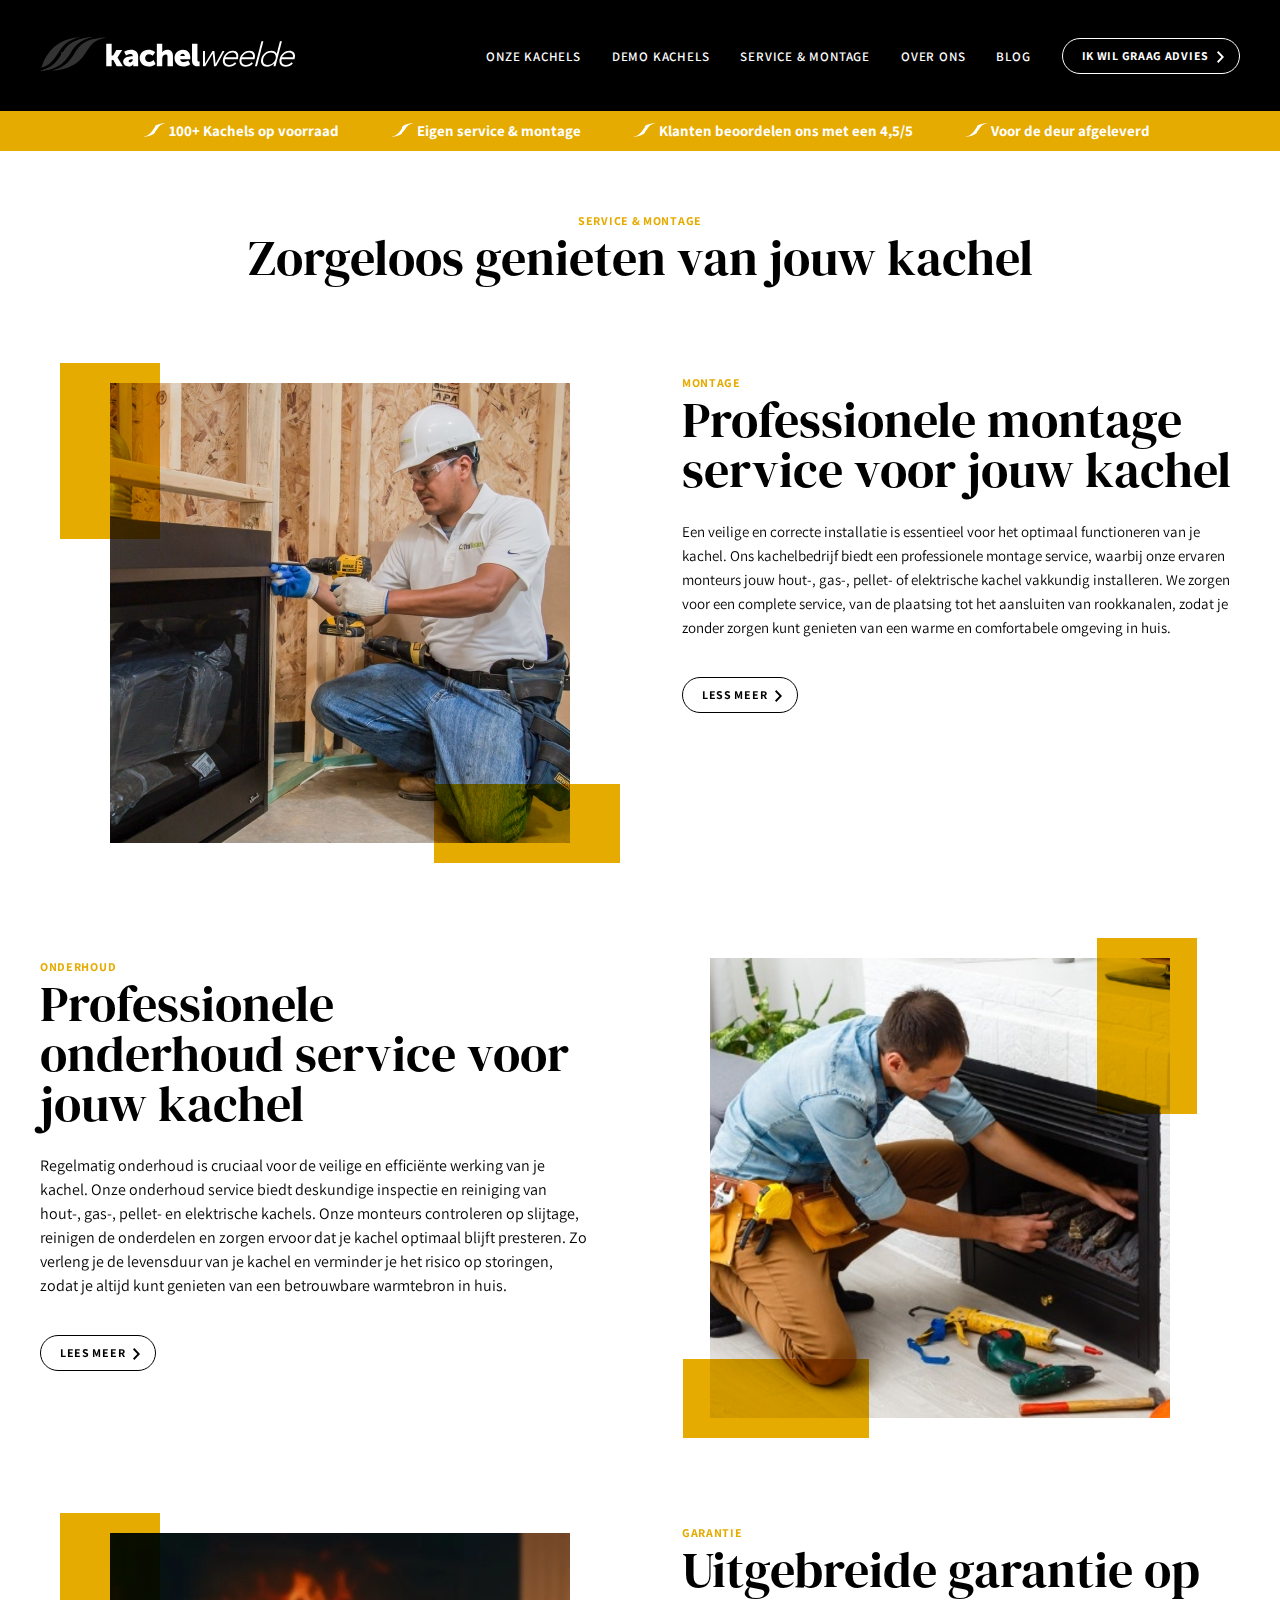
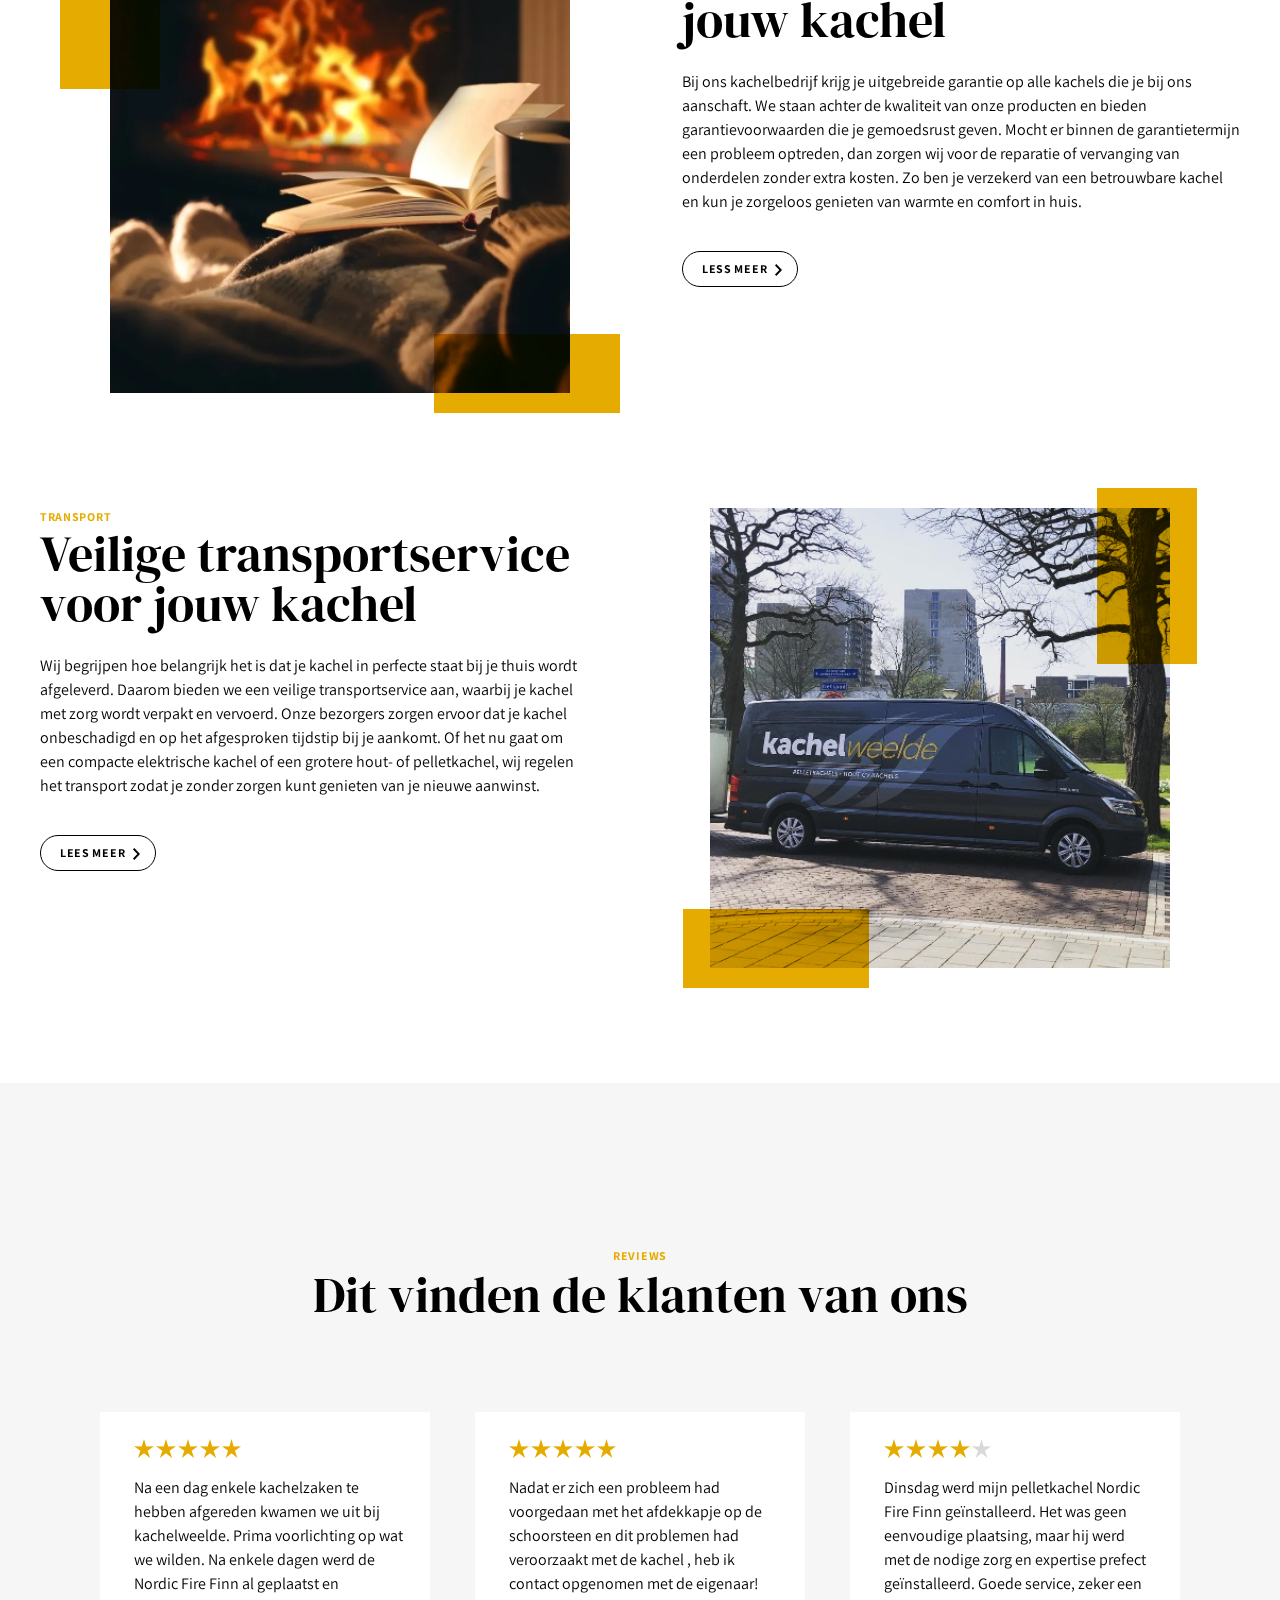
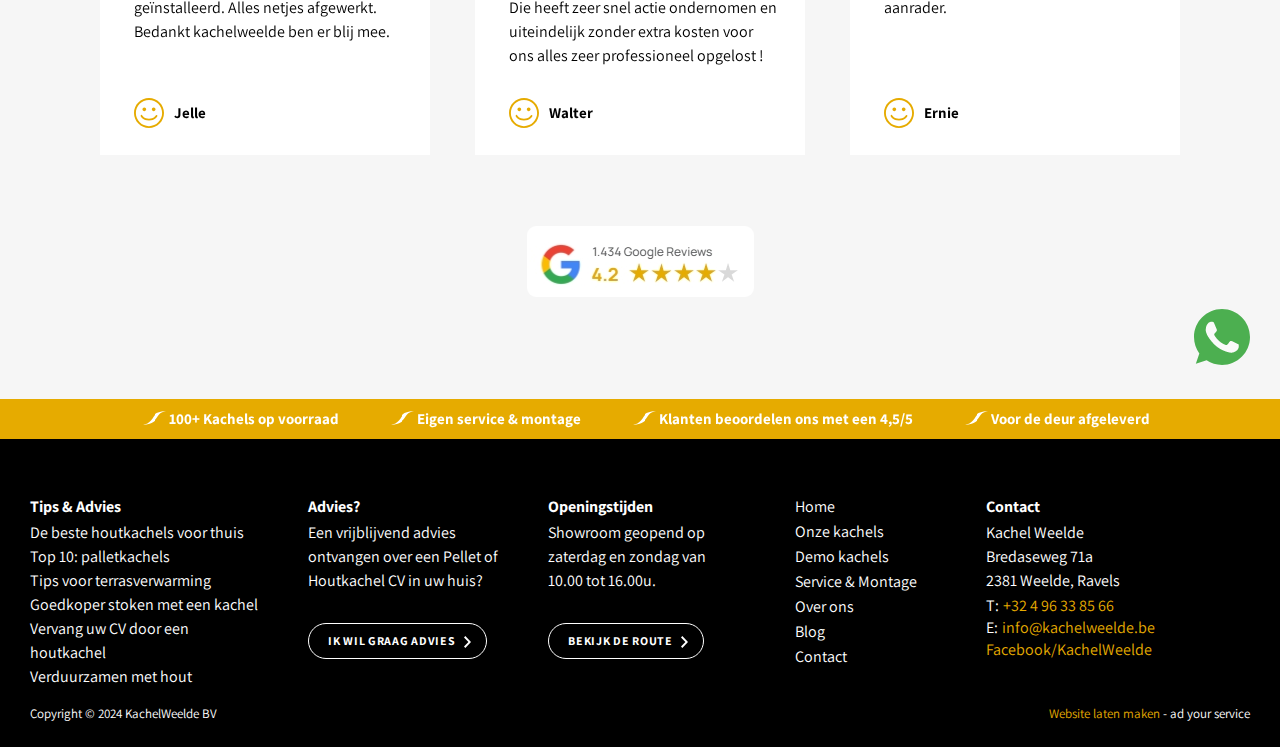
<file: service-montage.html>
<!DOCTYPE html>
<html lang="en">

<head>
    <meta charset="UTF-8">
    <meta name="viewport" content="width=device-width, initial-scale=1.0">
    <!-- page title -->
    <title>::service montage::</title>
    <!-- CSS links -->
    <link rel="stylesheet" href="assets/css/slick.css">
    <link rel="stylesheet" href="assets/css/style.css">
</head>

<body>
    <div class="layout ">


         <!-- header start -->
         <header class="header full_width">
            <div class="headerTop full_width">
                <div class="wrapper">
                    <div class="innerPart full_width">
                        <div class="logo">
                            <a href="index.html">
                                <img src="assets/images/logo.svg" alt="Logo" />
                            </a>
                        </div>
                        <div class="navigation">
                            <ul>
                                <li><a href="onze-kachels.html">ONZE KACHELS</a></li>
                                <li><a href="demo-kachels.html">DEMO KACHELS</a></li>
                                <li><a href="service-montage-detail.html">SERVICE & MONTAGE</a>
                                    <ul class="sub-menu">
                                        <li><a href="#">One</a></li>
                                        <li><a href="#">Two</a></li>
                                        <li><a href="#">Three</a></li>
                                    </ul>
                                </li>
                                <li><a href="over-ons.html">OVER ONS</a></li>
                                <li><a href="blog.html">blog</a></li>
                            </ul>
                            <div class="button">
                                <a href="#" class="btn_one white">IK WIL GRAAG ADVIES</a>
                            </div>
                            <div class="for-mob-icon">
                                <ul>
                                    <li><a href="#"><img src="assets/images/facebook.svg" alt="Icon" /></a></li>
                                    <li><a href="#"><img src="assets/images/instagram.svg" alt="Icon" /></a></li>
                                </ul>
                            </div>
                        </div>
                        <div class="mob-menu">
                            <div class="lines">
                                <span></span>
                                <span></span>
                                <span></span>
                            </div>
                        </div>
                    </div>
                </div>
                <div class="UPS full_width">
                    <div class="wrapper">
                        <div class="btmInner full_width">
                            <ul>
                                <li><a href="#">100+ Kachels op voorraad</a></li>
                                <li><a href="#">Eigen service & montage</a></li>
                                <li><a href="#">Klanten beoordelen ons met een 4,5/5</a></li>
                                <li><a href="#">Voor de deur afgeleverd</a></li>
                            </ul>
                        </div>
                    </div>
                </div>
            </div>
        </header>
        <!-- header end -->

        <!-- main-content start -->
        <div class="main-content full_width">

            <!-- repeater head start here -->
            <div class="repeatHead full_width">
                <div class="wrapper">
                    <div class="innerPart full_width">
                        <div class="headingTop"></div>
                        <span>SERVICE & MONTAGE</span>
                        <h2>Zorgeloos genieten van jouw kachel</h2>
                    </div>
                </div>
            </div>

            <!-- repeater head end here -->

            <!-- ----SERVICE & MONTAGE section start here---- -->
            <div class="showroomSection full_width service padding font">
                <div class="wrapper">
                    <div class="innerPart full_width">
                        <div class="leftPart">
                            <span>MONTAGE</span>
                            <h2>Professionele montage service voor jouw kachel</h2>
                            <p>Een veilige en correcte installatie is essentieel voor het optimaal functioneren van je
                                kachel. Ons kachelbedrijf biedt een professionele montage service, waarbij onze ervaren
                                monteurs jouw hout-, gas-, pellet- of elektrische kachel vakkundig installeren. We
                                zorgen
                                voor een complete service, van de plaatsing tot het aansluiten van rookkanalen, zodat je
                                zonder zorgen kunt genieten van een warme en comfortabele omgeving in huis.
                            </p>
                            <div class="button">
                                <a href="#" class="btn_one">less meer</a>
                            </div>
                        </div>
                        <div class="rightPart">
                            <div class="image">
                                <span class="after"></span>
                                <img src="assets/images/Bitmap_four.jpg" alt="Image" />
                                <span class="before"></span>
                            </div>
                        </div>
                    </div>
                </div>
            </div>
            <div class="showroomSection full_width padding">
                <div class="wrapper">
                    <div class="innerPart full_width">
                        <div class="leftPart">
                            <span>ONDERHOUD</span>
                            <h2>Professionele onderhoud service voor jouw kachel</h2>
                            <p>Regelmatig onderhoud is cruciaal voor de veilige en efficiënte werking van je kachel.
                                Onze
                                onderhoud service biedt deskundige inspectie en reiniging van hout-, gas-, pellet- en
                                elektrische kachels. Onze monteurs controleren op slijtage, reinigen de onderdelen en
                                zorgen
                                ervoor dat je kachel optimaal blijft presteren. Zo verleng je de levensduur van je
                                kachel en
                                verminder je het risico op storingen, zodat je altijd kunt genieten van een betrouwbare
                                warmtebron in huis.
                            </p>
                            <div class="button">
                                <a href="#" class="btn_one">LEES MEER</a>
                            </div>
                        </div>
                        <div class="rightPart">
                            <div class="image">
                                <span class="after"></span>
                                <img src="assets/images/service_one.jpg" alt="Image" />
                                <span class="before"></span>
                            </div>
                        </div>
                    </div>
                </div>
            </div>
            <div class="showroomSection full_width service padding">
                <div class="wrapper">
                    <div class="innerPart full_width">
                        <div class="leftPart">
                            <span>GARANTIE</span>
                            <h2>Uitgebreide garantie op jouw kachel</h2>
                            <p>Bij ons kachelbedrijf krijg je uitgebreide garantie op alle kachels die je bij ons
                                aanschaft.
                                We staan achter de kwaliteit van onze producten en bieden garantievoorwaarden die je
                                gemoedsrust geven. Mocht er binnen de garantietermijn een probleem optreden, dan zorgen
                                wij
                                voor de reparatie of vervanging van onderdelen zonder extra kosten. Zo ben je verzekerd
                                van
                                een betrouwbare kachel en kun je zorgeloos genieten van warmte en comfort in huis.
                            </p>
                            <div class="button">
                                <a href="#" class="btn_one">less meer</a>
                            </div>
                        </div>
                        <div class="rightPart">
                            <div class="image">
                                <span class="after"></span>
                                <img src="assets/images/service_two.jpg" alt="Image" />
                                <span class="before"></span>
                            </div>
                        </div>
                    </div>
                </div>
            </div>
            <div class="showroomSection full_width padding">
                <div class="wrapper">
                    <div class="innerPart full_width">
                        <div class="leftPart">
                            <span>TRANSPORT</span>
                            <h2>Veilige transportservice voor jouw kachel</h2>
                            <p>Wij begrijpen hoe belangrijk het is dat je kachel in perfecte staat bij je thuis wordt
                                afgeleverd. Daarom bieden we een veilige transportservice aan, waarbij je kachel met
                                zorg
                                wordt verpakt en vervoerd. Onze bezorgers zorgen ervoor dat je kachel onbeschadigd en op
                                het
                                afgesproken tijdstip bij je aankomt. Of het nu gaat om een compacte elektrische kachel
                                of
                                een grotere hout- of pelletkachel, wij regelen het transport zodat je zonder zorgen kunt
                                genieten van je nieuwe aanwinst.
                            </p>
                            <div class="button">
                                <a href="#" class="btn_one">LEES MEER</a>
                            </div>
                        </div>
                        <div class="rightPart">
                            <div class="image">
                                <span class="after"></span>
                                <img src="assets/images/service_three.jpg" alt="Image" />
                                <span class="before"></span>
                            </div>
                        </div>
                    </div>
                </div>
            </div>
            <!-- ----SERVICE & MONTAGE section end here---- -->


            <!-- testominal -->
            <div class="testominal-sec full_width klanten ">
                <div class="wrapper">
                    <div class="inner-part full_width">
                        <div class="headingTop review-title ">
                            <span>REVIEWS</span>
                            <h2>Dit vinden de klanten van ons</h2>
                        </div>
                        <div class="testominal-slider">
                            <div class="review-card">

                                <div class="feedback">
                                    <ul>
                                        <li><img src="assets/images/Star-icon.svg" alt=""></li>
                                        <li><img src="assets/images/Star-icon.svg" alt=""></li>
                                        <li><img src="assets/images/Star-icon.svg" alt=""></li>
                                        <li><img src="assets/images/Star-icon.svg" alt=""></li>
                                        <li><img src="assets/images/Star-icon.svg" alt=""></li>
                                    </ul>
                                    <p>Na een dag enkele kachelzaken te hebben afgereden kwamen we uit bij kachelweelde.
                                        Prima voorlichting op wat we wilden. Na enkele dagen werd de Nordic Fire Finn al
                                        geplaatst en geïnstalleerd. Alles netjes afgewerkt. Bedankt kachelweelde ben er
                                        blij mee.</p>

                                </div>

                                <div class="user">
                                    <div class="user-img"><img src="assets/images/happy-user.svg" alt=""></div>
                                    <strong>Jelle</strong>
                                </div>

                            </div>
                            <div class="review-card">

                                <div class="feedback">
                                    <ul>
                                        <li><img src="assets/images/Star-icon.svg" alt=""></li>
                                        <li><img src="assets/images/Star-icon.svg" alt=""></li>
                                        <li><img src="assets/images/Star-icon.svg" alt=""></li>
                                        <li><img src="assets/images/Star-icon.svg" alt=""></li>
                                        <li><img src="assets/images/Star-icon.svg" alt=""></li>
                                    </ul>
                                    <p>Nadat er zich een probleem had voorgedaan met het afdekkapje op de schoorsteen en
                                        dit problemen had veroorzaakt met de kachel , heb ik contact opgenomen met de
                                        eigenaar! Die heeft zeer snel actie ondernomen en uiteindelijk zonder extra
                                        kosten voor ons alles zeer professioneel opgelost !</p>

                                </div>


                                <div class="user">
                                    <div class="user-img"><img src="assets/images/happy-user.svg" alt=""></div>
                                    <strong>Walter</strong>
                                </div>

                            </div>
                            <div class="review-card">
                                <div class="feedback">
                                    <ul>
                                        <li><img src="assets/images/Star-icon.svg" alt=""></li>
                                        <li><img src="assets/images/Star-icon.svg" alt=""></li>
                                        <li><img src="assets/images/Star-icon.svg" alt=""></li>
                                        <li><img src="assets/images/Star-icon.svg" alt=""></li>
                                        <li><img src="assets/images/star-white.svg" alt=""></li>
                                    </ul>
                                    <p>Dinsdag werd mijn pelletkachel Nordic Fire Finn geïnstalleerd. Het was geen
                                        eenvoudige plaatsing, maar hij werd met de nodige zorg en expertise prefect
                                        geïnstalleerd. Goede service, zeker een aanrader.</p>

                                </div>

                                <div class="user">
                                    <div class="user-img"><img src="assets/images/happy-user.svg" alt=""></div>
                                    <strong>Ernie</strong>
                                </div>

                            </div>
                        </div>
                        <div class="google-review">
                            <img src="assets/images/Googlereview.jpg" alt="">
                        </div>
                    </div>
                </div>
            </div>
            <!-- testominal -->


            <!-- ----Blog section end here---- -->
            <div class="UPS full_width">
                <div class="wrapper">
                    <div class="btmInner full_width">
                        <ul>
                            <li><a href="#">100+ Kachels op voorraad</a></li>
                            <li><a href="#">Eigen service & montage</a></li>
                            <li><a href="#">Klanten beoordelen ons met een 4,5/5</a></li>
                            <li><a href="#">Voor de deur afgeleverd</a></li>
                        </ul>
                    </div>
                </div>
            </div>
        </div>
        <!-- main-content end -->

         <!-- footer start -->
         <footer class="footerPart full_width">
            <div class="wrapper">
                <div class="innerPart full_width">
                    <div class="topFooter">
                        <div class="footerText tips ">
                            <div class="advice">
                                <h6>Tips & Advies</h6>

                                <p>De beste houtkachels voor thuis <br>Top 10: palletkachels<br>
                                    Tips voor terrasverwarming
                                    Goedkoper stoken met een kachel
                                    Vervang uw CV door een <br>houtkachel<br>
                                    Verduurzamen met hout
                                </p>
                            </div>
                        </div>
                        <div class="footerText advies">
                            <h6>Advies?</h6>
                            <p>Een vrijblijvend advies ontvangen over een Pellet of Houtkachel CV in uw huis?</p>
                            <div class="button"></div>
                            <a href="#" class="btn_one white">IK WIL GRAAG ADVIES</a>
                        </div>
                        <div class="footerText Openingstijden">
                            <h6>Openingstijden</h6>
                            <p>Showroom geopend op<br> zaterdag en zondag van<br> 10.00 tot 16.00u.</p>
                            <div class="button"></div>
                            <a href="#" class="btn_one white">BEKIJK DE ROUTE</a>
                        </div>
                        <div class="footerText useful">
                             <div class="links">
                                <ul>
                                    <li><a href="index.html">Home</a></li>
                                    <li><a href="over-ons.html">Onze kachels</a></li>
                                    <li><a href="demo-kachels.html">Demo kachels</a></li>
                                    <li><a href="service-montage.html">Service & Montage</a></li>
                                    <li><a href="over-ons.html">Over ons</a></li>
                                    <li><a href="blog.html">Blog</a></li>
                                    <li><a href="contact.html">Contact</a></li>
                                </ul>
                            </div>
                        </div>
                        <div class="footerText contant-ways">
                            <div class="cntct">
                                <h6>Contact</h6>
                                <p>Kachel Weelde
                                    <br> Bredaseweg 71a<br>
                                    2381 Weelde, Ravels
                                </p>
                                <ul>
                                    <li><a href="#"><span>T:</span> +32 4 96 33 85 66</a></li>
                                    <li><a href="#"><span>E:</span> info@kachelweelde.be</a></li>
                                    <li><a href="#">Facebook/KachelWeelde</a></li>
                                </ul>
                            </div>
                        </div>
                    </div>
                    <div class="btmInner ">
                        <div class="copyRyt">
                            <p>Copyright © 2024 KachelWeelde BV </p>
                        </div>
                        <div class="rightPart">
                            <p>Website laten maken <a href="#">- ad your service</a></p>
                        </div>
                    </div>
                </div>
            </div>
            <div class="whatsapIcon">
                <img src="assets/images/whatsapp.png" alt="Icon" />
            </div>
        </footer>
        <!-- footer end -->

        <!-- JS links -->
        <script src="assets/js/jquery.min.js"></script>
        <script src="assets/js/slick.js"></script>
        <script src="assets/js/custom.js"></script>
    </div>
</body>

</html>
</file>
<file: assets/css/style.css>
/*
Theme Name: kachelweelde
Author: converzo
Author URI: https://converzo.nl
Description: The kachelweelde Theme based on the famous Wordpress CMS.
Version: 1.0
*/


@import url('https://fonts.googleapis.com/css2?family=Assistant:wght@200..800&family=DM+Serif+Display:ital@0;1&display=swap');
* {margin: 0;padding: 0;box-sizing: border-box;}
img {max-width: 100%;height: auto;}
body {background: #FFF;font-size:16px;line-height:1;color: #000000;  font-family: "Assistant", sans-serif;font-weight: 400;}
ul {list-style: none;padding: 0;}
p,.list ul,.list ol {margin-bottom: 25px;}
.list ul li{list-style-type: disc;}
.list ul,.list ol{padding-left: 18px;}
p,.list li{line-height: 24px;}
a {color: inherit;text-decoration: none;transition: 0.4s;}
p:last-child{margin-bottom: 0;}
/* ----- Heading Font CSS ------ */
h1,h2,h3,h4,h5,h6 {margin-bottom: 25px;font-weight: 400;font-family: "DM Serif Display", serif;}
h1{font-size:55px;line-height: 54px;}
h2{font-size:50px;line-height: 50px;}
h3{font-size: 40px;line-height: 38px;}
h4{font-size:36px;line-height: 50px;}
h5{font-size:30px;}
h6{font-size:26px;line-height: 28px;}
strong{font-weight: 700;line-height: 24px;font-size: 16px;}
a:focus,.btn:focus,button:focus,.btn-primary:not(:disabled):not(.disabled):active:focus {outline: none;box-shadow: none;}
input:focus,textarea:focus,select:focus{outline: none;}
/* global color  */


/* global css start */ 
.full_width{width: 100%;float: left;}
.home .main-content{margin-top: 0px;}
.main-content{margin-top: 150px;}
.wrapper{max-width:1260px;margin: 0 auto;width: 100%;padding: 0 30px;}
.header .wrapper{max-width:1361px;margin: 0 auto;width: 100%;padding: 0 40px;}
.layout{width: 100%;float: left;overflow: clip;}
.btn_one{position: relative; min-width:113px;display: inline-block;font-size:12px;font-weight:700;line-height: 1;text-align: center;border-radius: 18px;text-transform: uppercase;letter-spacing: 0.7px;padding: 11px 30px 11px 19px;border: 1px solid #000;}
.btn_one.white{border: 1px solid #fff;color: #fff;position: relative;}
.btn_one.white:hover{color: #E6AB00;}
.btn_one.white::after{content: '';position: absolute;top: 12px;right: 15px;background: url(../images/right_white_arrow.svg);width: 7px;height: 12px;}
.btn_one::after{content: '';position: absolute;top: 12px;right: 15px;background: url(../images/rightArrowBlack.svg);width: 7px;height: 12px;}
.btn_one.white:hover::after{background: url(../images/right_white_arrow.svg);color: #E6AB00 !important;}
span{font-size: 12px;font-weight: 700;letter-spacing: 0.7px;color: #e6ab00;display: inline-block;padding-bottom: 6px;text-transform: uppercase;}
.btn_one.white:hover::after{background: url(../images/rightArrowYellow.svg);}
.btn_one:hover::after{background: url(../images/rightArrowYellow.svg);}
.btn_one:hover{color: #E6AB00;border: 1px solid #E6AB00;}
/* global css end */

/* header styling start here */
.headerTop .wrapper{padding: 0 40px; width: 100%; max-width: 1440px;}
.header.sticky .headerTop{background: #000 !important;  animation: slideDown 0.5s ease-out;}
@keyframes slideDown {from {transform: translateY(-100%);}to {transform: translateY(0);}}
.home .header .headerTop{background: transparent;}
.home .header .UPS{display: none;}
.header{position: fixed;top: 0;left: 0;z-index: 9999;}
.header .headerTop .innerPart{display: flex;flex-wrap: wrap;justify-content: space-between;padding: 37px 0px;}
.header .headerTop{background: #000;}
.header .logo{width: 256px;}
.header .navigation{width: calc(100% - 256px);display: flex;align-items: center;justify-content: flex-end;}
.header .navigation ul{display: flex;flex-wrap: wrap;align-items: flex-end;justify-content: flex-end;}
.header .navigation ul li{margin-right: 31px;position: relative;}
.header .navigation ul li a{color: #fff;font-size: 13px;font-weight: 600;text-transform: uppercase;transition: 0.4s;letter-spacing: 0.8px;}
.header .navigation ul li a:hover{color: #E6AB00;}
.header .navigation ul li::after{content: '';position: absolute;top: 100%; width: 100%;height: 47px;background-color: transparent;left: 0;cursor: pointer;}
.UPS{background-color: #E6AB00;padding: 12px 12px;}
.UPS .btmInner{width: 100%;display: flex;flex-wrap: wrap;align-items: center;justify-content: center;}
.UPS .btmInner ul{display: flex;flex-wrap: wrap;align-items: center;justify-content: center;}
.UPS .btmInner ul li{position: relative;padding-left: 38px;margin-left: 40px;}
.UPS .btmInner ul li:first-child{margin-left: 0;}
.UPS .btmInner ul li::before{content: '';left: 12px; position: absolute;background: url(../images/upsIcon.svg);width: 23px;height: 14px;top: 0;}
.UPS .btmInner ul li a{color: #fff;font-size: 15px;font-weight: 700;}



/* header menu start here----- */
.header .navigation ul li ul{display: flex;flex-wrap: wrap;padding: 10px 10px 20px;opacity:0;visibility: hidden;pointer-events: none;transform: translateY(10px); transition: 0.4s; position: absolute;left: -9px;top: calc(100% + 47px);min-width: 170px;background-color: #E6AB00;}
.header .navigation ul li:hover ul{z-index: 1; opacity: 1;visibility: visible;pointer-events: all;transform: unset;}
.header .navigation ul li li{margin-left: 0;display: block;width: 100%;text-align: left;padding-bottom: 0px;padding-top: 0px;margin-bottom: 10px;margin-right: 0;}
.header .navigation ul li li::after{display: none;}
.header .navigation ul li li:last-child{margin-bottom: 0px;}
.header .navigation ul li li a{color: #fff;font-size: 14px;font-weight: 500;transition: 0.4s;}
.header .navigation ul li li a:hover{color: #000;}

/* header styling end here */


/* SHOWROOM styling start here */
.showroomSection{padding: 120px 0 190px;}
.showroomSection .innerPart{display: flex;flex-wrap: wrap;}
.showroomSection .leftPart{width: 50%;padding-right: 53px;}
.showroomSection .button{padding-top: 12px;}
.showroomSection .rightPart{width: 50%;}
.showroomSection .rightPart .image{display: flex;justify-content: center; position: relative;}
.showroomSection .rightPart .image .after{width: 100px;height: 176px;background: #E6AB00;position: absolute;right: 43px;top: -20px;mix-blend-mode: multiply;;}
.showroomSection .rightPart .image .before{width: 186px;height: 79px;background: #E6AB00;position: absolute;left: 43px;bottom: -20px;mix-blend-mode: multiply;;}

 
/* SHOWROOM styling end here */

/* ONZE KACHELS styling end here */
.onzeSection{background: #F6F6F6;padding: 55px 0px 75px;}
.headingTop{text-align: center;max-width: 860px;margin: 0 auto;}
.onzeSection .cardSection{padding-top: 78px;display: flex;flex-wrap: wrap;justify-content: center;gap: 134px;row-gap: 60px;}
.globalCard{width: calc(50% - 134px);background: #fff;}
.globalCard .image{position: relative;width: 100%;}
.globalCard .image img{display: block;width: 100%;}
.globalCard .image .before{position: absolute;width: 61px;height: 120px;background: #e6ab00;top: -24px;left: -23px;mix-blend-mode: multiply;}
.globalCard .image.backColor .before{position: absolute;width: 110px;height: 79px;background: #e6ab00;top: unset;left: unset; bottom: -22px;right: -35px;mix-blend-mode: multiply;}
.globalCard .content{padding: 25px 30px 30px 30px;background: #fff;}
.globalCard .innerText{min-height: 205px;}
.globalCard p{font-size: 15px;}
.globalCard ul li{ border-bottom: 1px solid #f0f0f0;padding: 12px 0px;padding-left: 34px;position: relative;}
.globalCard ul li:first-child{ border-top: 1px solid #f0f0f0;}
.globalCard ul li a{font-size: 18px;font-weight: 600;line-height: 24px;transition: 0.4s;}
.globalCard ul li a:hover{color: #E6AB00;}
.globalCard ul li::before{content: '';position: absolute;background: url(../images/right_arrow_yellow.svg);width: 9px;height: 15px;top: 16px;left: 13px;}
.cardSection .btmButton{text-align:center;}
.cardSection .btmButton .btn{padding-bottom: 21px;}
.cardSection .btmButton p a{text-decoration: underline;}

/* ONZE KACHELS styling end here */

/* SERVICE & MONTAGE styling end here */
.showroomSection.service{padding: 137px 0px 140px;}
.showroomSection.service p{font-size: 15px;}
.showroomSection.service .leftPart{order: 2;padding-left: 42px;padding-right: 0; margin-top: -9px;}
.showroomSection.service .rightPart{order: 1;}
.showroomSection.service .rightPart .image .before{right: 20px;bottom: -20px;left: unset;}
.showroomSection.service .rightPart .image .after{left: 20px;top: -20px;right: unset;}

/* SERVICE & MONTAGE styling end here */

/* DEMO KACHELS styling end here */
.demoSection.demoCard{padding-bottom: 67px;}
.demoSection.demoCard .threeCard{padding-top: 36px;}
.demoSection{padding: 70px 0px 104px;background: #F6F6F6;}
.demoSection .threeCard{padding-top: 87px; display: flex;flex-wrap: wrap;gap: 45px;justify-content: center;row-gap: 49px;}
.demoSection .threeCard .globalCard{width: calc(33.33% - 30px);}
.demoSection .threeCard .btmButton{padding-top: 5px;}
.threeCard .globalCard .image img{display: block; width: 100%;}
.threeCard .globalCard .image::before {top: -24px;right: -95px;left: unset;width: 152px;height: 86px;z-index: 1;}
.threeCard .globalCard .price span{font-size: 16px;font-weight: 700; line-height: 1;  color: #e6ab00;}
.threeCard .globalCard .price.del span{color: #000;font-weight: 400;}
.threeCard .globalCard .price.del {padding-right: 8px;padding-bottom: 0;}
.threeCard .globalCard .price.del del{position: relative;}
.threeCard .globalCard .price.del del::before {content: "";position: absolute;left: 0;top: 57%;width: 90%;height: 1px;transform: rotate(-20deg) translateY(-50%);background: #E6AB00;}
.threeCard .globalCard h6{margin-bottom: 43px;}
.threeCard .globalCard .content{padding: 25px;min-height: 171px;}
.demoSection .btmButton{padding-top: 60px;display: flex;justify-content: center;align-items: center;}
.demoSection  .globalCard .image::before{display: none;}
.threeCard .globalCard:nth-child(6n-5) .image .before {padding-bottom: 0; top: -24px;right: -95px;left: unset;width: 152px;height: 86px;z-index: 1;display: block;}
.threeCard .globalCard:nth-child(6n-3) .image .before{padding-bottom: 0;left: unset; bottom: -25px;top: unset;width: 80px;height: 94px;right: -40px;display: block;}
.threeCard .globalCard:nth-child(6n-1) .image .before{padding-bottom: 0; bottom: -25px;top: unset;width: 80px;height: 94px;right: -40px;display: block;left: unset;}
.threeCard .globalCard:nth-child(6n-2) .image .before{padding-bottom: 0; bottom: unset;top:-25pxpx;width: 75px;height: 125px;right: unset;left: -48px;display: block;}

/* DEMO KACHELS styling end here */

/* Blog styling end here */
.blogSection{padding: 134px 0px 108px;background:#fff;}
.blogSection .twoCard{display: flex;flex-wrap: wrap;justify-content: center;align-items: center;}
.blogSection .twoCard{margin-top: 62px; position: relative;}
.blogSection .twoCard::after{position: absolute; left: 0; top: 0; width: 100%;height: 100%;background-color: #979797;  content: ""; mix-blend-mode: multiply;pointer-events: none; opacity: 0.18636067;}
.blogSection .twoCard .globalCard{width: 50%;position: relative;}
.blogSection .twoCard .globalCard .image .before {padding-bottom: 0; width: 152px;height: 86px; top: -32px;left: -43px;}
.blogSection .twoCard .globalCard:nth-child(2) .image .before {padding-bottom: 0; width: 86px;height: 93px; top: unset;right: -43px;left: unset;bottom: -28px;}
.blogSection .twoCard .globalCard .image::after {width: 152px;height: 86px; top: -32px;left: -43px;}
.blogSection .twoCard .content{position: absolute;bottom: 0;left: 0; background: transparent;padding: 30px;}
.blogSection .twoCard h5{color: #fff;margin-bottom: 0;}
.blogSection .btmButton {padding-top: 62px;text-align: center;}
.blogSection .twoCard .content span{padding-bottom: 10px;}

/* Blog styling end here */

/* / socialIcons styling start here  / */
.socialIcons{margin-bottom: 161px;}
.socialIcons ul{display: flex;flex-wrap: wrap;gap: 18px;justify-content: center;align-items: center;}
.socialIcons ul li a{min-width: 42px;height: 42px;background: #E6AB00;display: inline-flex;justify-content: center;align-items: center;border-radius: 50%;transition: 0.4s;}
.social .text-sec.jouw-kachel{margin-bottom: 67px !important;}
.social .socialIcons{margin-bottom: 162px;}
.socialIcons ul li a:hover{background: #000;}

/* / socialIcons styling end here  / */


/* / banner start / */
.banner-sec{width: 100vw; height: 100vh; min-height: 864px;  overflow: hidden; z-index: 77;display: flex;flex-wrap: wrap;justify-content: center;align-items: center;position: relative; overflow: hidden;}
.banner-sec::before{position: absolute; top: 0; left: 0; background-color:  #000000; opacity: 0.18636067; width: 100%; height: 100%;content: "";z-index: -1;}
.banner-sec::after{position: absolute;top: 0px;left: 0;background: url(../images/banner-clip.svg);background-size: auto; mix-blend-mode: multiply ; width: 100%;height: 107.5%;content: "";z-index: -12;background-size: 100% 100%;}
.inner_part .banner-title{text-align: center;color: #FFF; max-width: 800px; margin: 0 auto;}
.inner_part .banner-title > p{padding: 0 100px; margin-bottom: 29px; }
.banner-circle{display: flex;align-items: center;height: 100%;border-radius: 50%;background-color: #f1a800; text-align: center; } 
.banner-circle p{margin-bottom: 0;  line-height: 15px; color: #FFF;} 
.rounded{outline: 1px solid #f1a800; width: 144px; height: 144px; border-radius: 50%;padding:4px;transform: rotate(17deg); position: absolute; right: 12%; bottom: 14.3%;}
.buttom-arrow{margin-bottom: 28px;position: absolute;bottom: 0;left: 50%;cursor: pointer;}
.banner-sec .innerPart{position: relative;}
/* / banner :end / */


/* /comfortabele-sec start*/
.comfortabele-sec{position: relative ; z-index: 11; padding-top: 171px; padding-bottom: 120px; overflow: hidden;}
.comfortabele-sec::before{position: absolute; top: 0; left: 0; background: radial-gradient(50.93% 134.09% at -0.84% 44.99%, rgba(0,0,0,0) 0%, rgba(0,0,0,0.34) 100%);  opacity: 0.18636067; width: 100%; height: 100%;content: "";z-index: -1;}
.comfortabele-sec::after{position: absolute;top: 0px;left: -65px;background: url(../images/comfort-clip.svg);background-size: auto;width: 100%;height: 122.5%; background-position: 180px 0; mix-blend-mode: multiply; content: "";z-index: -12;background-size: 100% 100%;}
.inner_part .comfort-text{color: #ffffff; margin-left: auto; max-width:517px;}
.inner_part .comfort-text h4{margin-bottom: 13px; line-height: 38px; padding-top: 4px;}
.inner_part .comfort-text p{margin-bottom: 29px; font-size: 15px;max-width: 452px;}
.inner_part .comfort-text a{min-width: 130px;}

/* / /comfortabele-sec end / */

/* review-title start*/
.testominal-sec{padding-top: 97px; background-color: #f6f6f6; padding-bottom: 102px;}
.klanten{padding-top: 164px; }
.review-title{width: 100%; margin-bottom: 92px;}
.review-title h2{margin-bottom: 0; margin-top: 2px;}
.testominal-slider{display: flex;width: 100%; justify-content: space-between; flex-wrap: wrap; gap: 45px; padding: 0 60px;}
.review-card{width:calc(33.33% - 30px) ; background-color: #fff; padding: 27px 27px 27px 34px;display: flex; flex-direction: column;justify-content: space-between;}
.review-card ul{display: flex; margin-bottom: 16px;}
.review-card ul li{margin-right: 1px;}
.review-card .user{display: flex; align-items: center; margin-top: 30px;}
.review-card .user strong{margin-left: 10px;font-size: 15px;}
.google-review{display: flex; justify-content: center; margin-top: 71px;}
.google-review img{margin: 0 auto;  border-radius: 9px;}
.testominal-slider .slick-slide {margin: 0 22.5px; display: flex !important; justify-content: space-between; flex-direction: column;}
.testominal-slider .slick-list {margin: 0 -22.5px; }
.testominal-slider .slick-track {display: flex !important; }
.testominal-slider .review-card{height: inherit !important;}
.vinden h2{margin-top: 7px;}
.advan-card{padding-bottom: 96px;}

/* review-title end*/



/* / quality-sec START / */
.quality-sec .inner_part{max-width: 900px; margin: 0 auto;}
.houtkachels {text-align: center; margin: 0 auto;}
.aug-but .services-montage h2{margin-bottom: 7px !important;}
.min-adj .full-img img{min-height: 600px;}
.headingTop.update.blog p{margin-bottom: 30px;color: #AEAEAE;}
.aug-but .blog-detail-img .full-img img{min-height: 600px;}
.houtkachels span{margin-bottom: 0px; margin-top: 63px;}
.houtkachels > p{line-height: 24px; display: inline-block; color: #aeaeae;} 
.big-img-slide .after{padding-bottom: 0; position: absolute;top: -36px;left: -41px;background-color: #e6ab00;mix-blend-mode: multiply;width: 100px;z-index: 111;height: 176px;  ;}
.big-img-slide .before{padding-bottom: 0; position: absolute;bottom:  -40px;right: -60px;background-color: #e6ab00;mix-blend-mode: multiply;width: 186px;height: 79px;z-index: 1;;}
.houtkachels h2{margin-bottom: 70px; padding: 0 50px; }
.big-img-slide{width: 100%; display: flex; flex-wrap: wrap;position: relative; overflow: visible !important;}
.full-img img{width: 100%; display: block;max-height: 540px;}
.products-single-img{width: 100%; position: relative;}
.append_arrow{display: flex; justify-content: space-between; max-width: 126px; margin: 0 auto; align-items: center; padding-top: 12px;}
.slider__counter{line-height: 24px;}
.slick-arrow{width: 36px;height: 36px;font-size: 0;cursor: pointer;border-radius: 18px; border: 1px solid ;}
.slick-next {background: url(../images/rightArrowBlack.svg)center no-repeat ;}
.slick-prev {margin-right: 8px;background: url(../images/prev-black-icon.svg)center no-repeat ;   transform: scaleX(-1) rotate(0deg);}
.slick-arrow:hover{background-color: #e6ab00;}
.blog-detail-img{position: relative;}
.blog-detail-img .after{padding-bottom: 0; position: absolute;top: -36px;left: -41px;background-color: #e6ab00;mix-blend-mode: multiply;width: 100px;z-index: 111;height: 176px;}
.blog-detail-img .before{padding-bottom: 0; position: absolute;bottom:  -40px;right: -60px;background-color: #e6ab00;mix-blend-mode: multiply;width: 186px;height: 79px;z-index: 1;}
.proslid-afb{width: 100%; position: relative;}
.proslid-afb .before{padding-bottom: 0;position: absolute;bottom: -39px;right: -60px;background-color: #e6ab00;mix-blend-mode: multiply;width: 186px;height: 79px;z-index: 1;}
.proslid-afb .after{padding-bottom: 0;position: absolute;top: -36px;left: -41px;background-color: #e6ab00;mix-blend-mode: multiply;width: 100px;z-index: 111;height: 176px;}


/* / quality-sec end / */


/* / text-sec start / */
.text-sec{margin-top: 47px; margin-bottom: 140px;}
.text-sec .inner_part{max-width: 900px; margin: 0 auto; }
.text-sec .inner_part p{line-height: 24px;}
.bottom-title{width: 100%;text-align: center;}
.text-sec .bottom-title h3{margin: 26px 0; text-align: center; padding: 0 30px;}

/* / text-sec end / */

/* Page Top styling start*/
.topSection{padding: 70px 0px 92px;}
.contant-top{padding-top: 59px; padding-bottom: 78px;}
.contant-top h2{margin-bottom: 0;}
.topSection .innerPart{text-align: center;}

/* Page Top styling end*/

/* pagination styling start*/
.pagination{text-align: center;width: 100%; padding-top: 18px;}
.pagination a{cursor: pointer; background-color: #000;width: 36px !important;height: 36px !important;font-size: 12px;font-weight: 700;letter-spacing: 0.7px;color: #fff;display: inline-flex;justify-content: center;align-items: center;border-radius: 50%;}
.pagination span{transition: 0.4s; cursor: pointer; margin-left: 5px;padding-bottom: 0; border: 1px solid #000;width: 36px !important;height: 36px !important;font-size: 12px;font-weight: 700;letter-spacing: 0.7px;color: #000;display: inline-flex;justify-content: center;align-items: center;border-radius: 50%;}
.pagination span:hover{color: #fff;background-color: #000;}

/* pagination styling end*/

/*  Multiple card styling start*/
.blog.multiCard{padding-bottom: 85px;}
.blog.multiCard .multipleImage{row-gap: 21px ;}
.multiCard{padding: 37px 0px 110px;background: #F6F6F6;}
.multiCard .content{padding: 25px 25px 32px;}
.multiCard .multipleImage{width: 100%; display: flex;flex-wrap: wrap;gap: 45px;row-gap: 45px;}
.multiCard .globalCard{width: calc(33.33% - 30px);}
.multiCard .globalCard .image::before{display: none;}
.multiCard .globalCard .image{display: block !important;}
.multiCard .filterCard{padding-bottom: 38px;display: flex;flex-wrap: wrap;justify-content: space-between;align-items: center;}
.multiCard .filterCard ul{display: flex;flex-wrap: wrap;gap: 7px;}
.multiCard .filterCard ul li a{transition: 0.4s; min-width: 83px;color: #000;background: #fff;border: 1px solid #E5E5E5; font-size: 12px;font-weight: 700;letter-spacing: 0.7px;padding:10px 16px 10px 18px;line-height: 1;text-transform: uppercase;border-radius: 18px;}
.multiCard .filterCard ul li a:hover{background-color: #000;color: #fff;}
.multiCard .searchType input[type="submit"]{cursor: pointer;border: none;background-color: #fff;height: 85%;position: absolute;right: 12px;top: 3px;font-size: 0;padding: 0;background:#fff url(../images/magnifying_glass.svg) right center no-repeat;width: 19px;}
.multiCard .searchType{ position: relative;max-width: 196px;width: 100%;}
.multiCard .searchType input{border: 1px solid #e5e5e5; width: 100%;font-size: 12px;font-weight: 700;color: #c2c2c2; text-transform: uppercase;letter-spacing: 0.7px;border-radius: 18px;background: #fff;padding: 10px 40px 10px 17px;}

/*  Multiple card styling end*/

/*  Contact form styling start*/
.contect-sec-wrp .innerPart{padding: 0 93px;}
/* .personContact{padding: 0 0 124px;} */
.personContact .userFrom{max-width: 450px;margin: 31px auto 124px auto;}
.personContact .userFrom h6{margin-bottom: 10px;}
.personContact .userFrom p{margin-bottom: 20px;}
.personContact .userFrom .inputsField{margin-top: 15px;}
.personContact .userFrom .inputsField label{display: block;margin-bottom: 12px;}
.personContact .userFrom .inputsField input{width: 100%;font-size: 16px;padding: 13px 15px;border: 1px solid #D8D8D8;outline: none;font-family: "Assistant", sans-serif; }
.personContact .userFrom .inputsField textarea{width: 100%;font-size: 16px;padding: 11px 15px;border: 1px solid #D8D8D8;outline: none;resize: none;font-family: "Assistant", sans-serif;}
.personContact .userFrom .btn{margin-top: 24px;display: flex;justify-content: flex-end;}
.showroomSection.contact .rightPart .image .after{padding-bottom: 0; width: 100px;height: 176px;background: #E6AB00;position: absolute;right: 0px;top: -20px;mix-blend-mode: multiply;;}
.showroomSection.contact .rightPart .image .before{padding-bottom: 0; width: 186px;height: 79px;background: #E6AB00;position: absolute;left: 0px;bottom: -20px;mix-blend-mode: multiply;;}

/*  Contact form styling end*/

/*  Google map styling start*/
.googleMap .map{width: 100%;display: flex;justify-content: center;max-height: 447px;}
.googleMap .map img{width: 100%;}
/*  Google map styling end*/

/*  repeater head styling start*/
.repeatHead{padding: 62px 0px 75px;}
.repeatHead .innerPart{text-align: center;}

/*  repeater head styling end*/



/* / / text-sec start / / */
.advice-onze{margin-top: 95px;}
.text-sec{margin-top: 47px; margin-bottom: 140px;}
.text-sec .inner_part{max-width: 900px; margin: 0 auto; }
.services-montage h2{padding: 0; margin-bottom: 60px !important;}
.text-sec .inner_part p{line-height: 24px;}
.bottom-title{width: 100%;text-align: center;}
.text-sec .dem-kach ol li {margin-bottom: 0;}
.text-sec .bottom-title h3{margin: 26px 0; text-align: center; padding: 0 30px;}
.meer-advice{margin-top: 59px;}
.blog-de .meer-advice{margin-top: 75px;}
.meer-advice  h3{margin-top: 0;}
.text-sec .inner_part h5{ margin-top: 46px; margin-bottom: 19px;}
.text-sec ol{list-style-position: inside; }
.text-sec ol li{padding-left: 20px; line-height: 24px; margin-bottom: 15px; padding-bottom: 11px;}
.text-sec ol li strong{padding-left: 19px;}
.text-sec .dem-kach ul li {margin-bottom: 0;}
.text-sec ul{list-style-position: inside; }
.text-sec ul li{padding-left: 20px; line-height: 24px; margin-bottom: 15px; padding-bottom: 11px;list-style-type: disc;}
.text-sec ul li strong{padding-left: 19px;}
.text-sec .inner_part  p.Bij{margin-bottom: 19px;}
.jouw-kachel{margin-bottom: 69px ;}
.onx-s{margin-bottom: 130px;}
.aanbiedingen{margin-top: 10px;}
.text-sec .aanbiedingen{padding-top: 85px;}
.text-sec .aanbiedingen h2{margin-bottom: 78px;}
.text-sec .aanbiedingen h5{line-height: 50px;}
/* .text-sec .aanbiedingen .nieuwe{margin-top: 29px;} */
/* .text-sec .aanbiedingen .Verschillende{margin-top: 74px; margin-bottom: 8px;} */
.text-sec .aanbiedingen .bottom-title.meer-advice h3{margin-top: 20px;}
.onz{margin-top: 52px !important;}

/* / / text-sec end / / */


/* repeater page styling start */
.showroomSection.padding{padding: 0px 0px 115px;}
.showroomSection.padding p{font-size: 16px;}
.showroomSection.font p{font-size: 15px;}
.main-content.paddingRemove .showroomSection.padding .leftPart{padding-right: 0; }
.multiCard.blog h6{font-size: 24px;}
.multiCard.blog .content{padding: 18px 20px;min-height: 140px;}
.showroomSection.contact{padding:0px 0px 98px;}
.showroomSection.contact .leftPart{padding-right: 0;padding-left: 60px;}
.showroomSection.contact .leftPart p{margin-bottom: 0;}
.showroomSection.contact .contctNumber{margin-top: 42px;}
.showroomSection.contact .contctNumber strong{display: block;}
.showroomSection.contact .contctNumber p a{color: #E6AB00;font-size: 20px;font-weight: 700;}
.showroomSection.contact .contctNumber h6{color: #E6AB00;font-size: 20px;font-weight: 700;margin-bottom: 0;}
.multiCard.onze{padding-top: 104px;}

/* repeater page styling end */


/* breadcrum page styling start */
.breadCrum{display: flex;align-items: center;justify-content: center;}
.breadCrum span{padding-bottom: 0;display: flex;text-align: center;align-items: center;}
.breadCrum .seprater{background: url(../images/right-arrow-angle.png) no-repeat center;background-size: auto;background-size: 13px;width: 16px;height: 16px;}
/* breadcrum page styling end */
.home .header ul li ul{top: calc(100% + 13px);}
.home .header.sticky ul li ul{top: calc(100% + 47px);}

/* / Footer styling start here / */
.footerPart{background-color: #000;padding: 54px 0px 21px;position: relative;}
.footerPart .wrapper{min-width: 1210px;}
.footerPart .links ul li{margin-bottom: 9px;}
.footerPart .links ul li:last-child{margin-bottom: 0px;}
.footerPart ul li a{color: #fff;font-size: 16px;transition: 0.4s;}
.footerPart .links ul li a:hover{color: #E6AB00;}
.footerPart h6{font-size: 16px;color: #fff;margin-bottom: 0;font-weight: 700;font-family: "Assistant", sans-serif;}
.footerPart p{color: #fff;}
.footerPart .topFooter{display: flex;flex-wrap: wrap;}
.footerPart .tips{width: 21%; margin-right: 68px;}
.footerPart .advies{width: 16%;margin-right: 81px;}
.footerPart .advies p{margin-bottom: 30px;}
.footerPart .Openingstijden{width: 18%; margin-right: 27px;}
.footerPart .Openingstijden p{margin-bottom: 30px;}
.footerPart .useful{width: 14%;margin-right: 13px;}
.footerPart .useful .links{padding-top: 6px;}
.footerPart .contant-ways{width: 14%;}
.contant-ways ul{padding-top: 5px;}
.footerPart .footerText .cntct p{margin-bottom: 0;}
.footerPart .footerText .cntct ul li span{color: #fff;font-size: 16px;font-weight: 400;}
.footerPart .footerText .cntct ul li a{color: #E6AB00;}
.footerPart .footerText .cntct ul li a:hover{color: #fff;}
.footerPart  .btmInner{display: flex;flex-wrap: wrap;justify-content: space-between;margin-top: 13px;}
.footerPart  .btmInner .rightPart p{color: #e6ab00;font-size: 13px;font-weight: 400;}
.footerPart  .btmInner .copyRyt p{color: #fff;font-size: 13px;font-weight: 400;}
.footerPart  .btmInner .rightPart a{color: #fff;}
.footerPart  .advice h6{font-weight: 700;}
.footerPart .whatsapIcon{position: absolute;top: -130px;right: 30px;}
.footerPart .btmInner .rightPart a:hover{color: #E6AB00;}

/* / Footer styling end here / */
.headingTop.update.blog{padding: 60px 0 20px;}
.headingTop.update{padding: 60px 0px 80px;}
.for-mob-icon{display: none; }
.for-mob-icon ul li a{min-width: 42px;height: 42px;background: #E6AB00;display: inline-flex;justify-content: center;align-items: center;border-radius: 50%;transition: 0.4s;  }
.lines{width: 30px; display: block; cursor: pointer;}
.lines span{width: 100%; height: 2px;background-color: #ffffff; padding-bottom: 0; margin-bottom: 6px;display: block;transition: ease-in-out 0.5s;position: relative;}
.lines span:last-child{margin-bottom: 0;}
.mob-menu{position: absolute;right: 10px;display: none;top: 26px;}
.lines.show span:nth-child(3){ transform: translate(0, -11px) rotate(45deg); top: 11px;}
.lines.show span:nth-child(1){ transform:translate(0, 11px) rotate(-45deg);top: -2.6px;}
.lines.show span:nth-child(2){display: none;}
.lines.show {cursor: pointer;}





/* / RESPONSIVE / */

@media screen and (max-width:1365px) {
  .footerPart .tips{margin-right: 22px;}
  .footerPart .contant-ways{width: 20%;}
  .footerPart .advies{margin-right: 45px;}
  .footerPart .wrapper{min-width: 100%;}
  .footerPart .useful{margin-right: 20px;}
  .footerPart .topFooter{row-gap: 30px;}

}

/* / 1024 / */
@media screen and (max-width:1279px) {
    h1, h2, h3, h4, h5, h6 {margin-bottom: 20px;}
h1 {font-size: 48px;line-height: 50px;}
h2 {font-size: 40px;line-height: 44px;}
h4 {font-size: 30px;line-height: 36px;}
h5{font-size: 25px;}
h6 {font-size: 22px;line-height: 25px;}
.header .logo {width: 200px;}
.header .navigation ul li{margin-right: 21px;}
.logo img{width: 100%;}
.header .headerTop .innerPart{position: relative;} 
.header .navigation{width: calc(100% - 200px); }
.footerPart .btmInner{margin-top: 15px;}
.footerPart .contant-ways{width: 50%;}
.footerPart .advies{margin-right: 10px;width: 33%;}
.footerPart .tips{margin-right: 10; width: 33%;}
.footerPart .useful{margin-right: 0px; width: 50%;}
.footerPart .Openingstijden{width: 25%;margin-right: 0;}
.UPS .btmInner ul li{margin-left: 17px;}
.review-card{padding: 20px 15px 20px 15px;}
.testominal-slider{padding: 0;}
.headerTop .wrapper{padding: 0 20px;}
.header .headerTop .innerPart{padding: 30px 0px;}
.home .header.sticky ul li ul {top: calc(100% + 39px);}
.showroomSection {padding: 85px 0 100px;}
.showroomSection .leftPart{padding-right: 35px;}
.showroomSection .rightPart .image .after{right: -16px;top: -26px;}
.showroomSection .rightPart .image .before{left: -13px;}
.onzeSection .cardSection{padding-top: 65px;}
.globalCard .content{padding: 25px 25px 25px 25px;}
.cardSection .btmButton .btn {padding-bottom: 13px;}
.inner_part .comfort-text p{margin-bottom: 20px;}
.testominal-sec{padding: 75px 0px;}
.review-title{margin-bottom: 50px;}
.google-review{margin-top: 50px;}
.showroomSection.service {padding: 20px 0px 80px;}
.showroomSection .button{padding-top: 0;}
.demoSection{padding: 70px 0px 70px;}
.blogSection{padding: 70px 0px 70px;}
.demoSection .threeCard{padding-top: 70px;}
.threeCard .globalCard .content {padding: 25px 20px;min-height: 170px;}
.threeCard .globalCard h6{margin-bottom: 25px;}
.showroomSection.service .rightPart .image .after{left: -15px;}
.showroomSection.service .rightPart .image .before{right: -15px;}
.blogSection .twoCard .content{padding: 20px;}
.blogSection .twoCard .content span {padding-bottom: 6px;}
.blogSection .btmButton{padding-top: 40px;}
.globalCard ul li a{font-size: 16px;}
.main-content{margin-top: 136px;}
.topSection {padding: 50px 0px 70px;}
.multiCard.onze{padding-top: 60px;}
.globalCard .content{padding: 20px;}
.multiCard .multipleImage{row-gap: 30px;gap: 30px;}
.multiCard .globalCard {width: calc(33.33% - 20px);}
.multiCard{padding-bottom: 70px;}
.demoSection .btmButton {padding-top: 40px;}
.blogSection {padding: 50px 0px 50px;}
.blogSection .twoCard{margin-top: 50px;}
.headingTop.update{padding: 50px 0px;}
.repeatHead {padding: 50px 0px 50px;}
.showroomSection.padding {padding: 0px 0px 80px;}
.blog-detail-img .before{right: -41px;}
.showroomSection.service .leftPart{padding-left: 25px;}
.main-content.paddingRemove .showroomSection.padding .leftPart{padding-right: 25px;}
.multiCard.blog h6 {font-size: 20px;line-height: 21px;}
.multiCard.blog .content {padding: 20px 20px;min-height: 120px;}
.headingTop.update.blog {padding: 50px 0 20px;}
.blog-de .meer-advice {margin-top: 40px;}
.jouw-kachel {margin-bottom: 45px;}
.socialIcons {margin-bottom: 80px;}
.showroomSection.contact .leftPart {padding-right: 40px;padding-left: 0px;}
.showroomSection.contact .rightPart .image .after{right: -20px;}
.Onze_detail .headingTop h2{margin-bottom: 0;}
.over-head .headingTop h2{margin-bottom: 34px;}
.service-men .headingTop h2{margin-bottom: 34px;}
.detail-services .headingTop h2{margin-bottom: 0;}
}

/* / 768 / */
@media screen and (max-width:1023px) {
  h1, h2, h3, h4, h5, h6 {margin-bottom: 15px;}
  .wrapper {max-width: 800px;padding: 0 25px;}
  p, .list li {line-height: 22px;}
  p, .list ul, .list ol {margin-bottom: 20px;}
h1 {font-size: 40px;line-height: 44px;}
h2 {font-size: 33px;line-height: 36px;}
h3 {font-size: 30px;line-height: 32px;}
h4 {font-size: 25px;line-height: 25px;}
h5 {font-size: 22px;}
h6 {font-size: 20px;line-height: 27px;}
.header .navigation{ padding-top: 165px; padding-bottom: 63px; visibility: hidden;display: flex; flex-wrap: wrap; opacity: 0;  position: fixed; top: 0;   left: 100%;
  right: 0; width: 100%; background-color: #1d1d1d; text-align: center; margin: 0 auto; transition: 1s;}
.header .navigation .button{margin: 0 auto;}
.header .navigation > ul::after{position: absolute;top: -92px;left: 46%;  width: 71px;background: url(../images/mob-logo.png); background-repeat: repeat;    background-repeat: no-repeat;content: "";z-index: 9999;height: 50px;}
.header .navigation > ul{width: 100%;position: relative;margin-bottom: 38px;}
.header .navigation >ul >li{margin-bottom: 45px; width: 100%;display: block;}
.header .navigation >ul >li:last-child{margin-bottom: 0;}
.header .navigation ul li a{font-size: 18px; font-weight: 600; text-transform: uppercase;}
.header .navigation.show{visibility: visible; left: 0; opacity: 1; z-index: 999;}
.mob-menu{display: block;}
.menubar span:last-child{margin-bottom: 0;}   
.header .navigation ul li{margin-right: 0;}
.headerTop .wrapper{padding: 0 25px;}
.header .headerTop .innerPart{padding: 25px 0;}
.header .navigation ul  li:hover ul{display: none;}
.header .navigation ul li::after {display: none;}
.header .navigation .sub-menu li a{display: inline-block;width: 100% ;}
.header .navigation > ul > li.open .sub-menu{display: block !important;visibility: visible; position: static; opacity: 1;transform: unset;}
.header .navigation ul li:hover .sub-menu{display: none;}
.UPS .btmInner ul li{margin-left: 0;}
.header .navigation ul li li{margin: 20px 0;}
.testominal-sec{padding: 70px 0;}
.review-title{margin-bottom: 60px;}
.onzeSection .cardSection{gap: 85px;}
.globalCard{width: calc(50% - 85px);}
.testominal-slider .slick-slide{margin: 0 10px;}
.testominal-slider{padding: 0 10px ;}
.showroomSection {padding: 100px 0 100px;}
.contect-sec-wrp .innerPart{  padding: 0 50px;}
.showroomSection.contact .leftPart{padding-left: 30px;}
.for-mob-icon{display: block;width: 100%; margin-top: 66px; }
.for-mob-icon ul{text-align: center ; display: flex; justify-content: center !important; }
.for-mob-icon ul li{margin-left: 15px;}
.for-mob-icon ul li:first-child{margin-left: 0;}
.UPS .btmInner ul{gap: 10px;}
.showroomSection {padding: 80px 0 80px;}
.showroomSection .leftPart{width: 100%;order: 2;margin-top: 50px;}
.showroomSection .rightPart{width: 65%;order: 1;}
.showroomSection .rightPart .image .after {right: -26px;}
.showroomSection .rightPart .image .before {left: -26px;}
.showroomSection .innerPart{justify-content: center;}
.mob-menu {right: 0px;top: 30px; z-index: 9999;}
.onzeSection {padding: 50px 0px 50px;}
.onzeSection .cardSection {padding-top: 50px;}
.globalCard {width: 100%;}
.globalCard {width: 65%;}
.globalCard .innerText {min-height: auto;margin-bottom: 15px;}
.onzeSection .cardSection {gap: 40px;}
.inner_part .comfort-text{width: 100%;margin-left: unset;}
.comfortabele-sec::after {top: -50px;left: 0; background-repeat: no-repeat; }
.inner_part .comfort-text h4{line-height: 25px;}
.testominal-sec {padding: 50px 0;}
.review-title {margin-bottom: 50px;}
.review-card .user{margin-top: 25px;}
.showroomSection.service .rightPart .image .after {left: -26px;}
.showroomSection.service .leftPart{padding-left: 0;margin-top: 40px;}
.showroomSection.service .rightPart .image .before {right: -26px;}
.showroomSection.service {padding: 50px 0px 50px;}
.demoSection .threeCard .globalCard {width: calc(50% - 23px);}
.threeCard .globalCard .content {min-height: 155px;}
.blogSection .twoCard .globalCard {width: 65%;}
.blogSection .twoCard::after{width: 65%;left: 168px;}
.blogSection .twoCard .globalCard:nth-child(2) .image .before{bottom: -25px;width: 60px;height: 80px;right: -74px;}
.topSection {padding: 50px 0px 50px;}
.multiCard.onze {padding-top: 50px;}
.multiCard .globalCard {width: calc(50% - 15px);}
.multiCard .multipleImage{justify-content: center;}
.headingTop.update{padding: 50px 0px;}
.proslid-afb .after{left: -25px;}
.proslid-afb .before{right: -25px;}
.advice-onze {margin-top: 60px;}
.text-sec {margin-bottom: 70px;}
.headingTop{width: 100%;}
.threeCard .globalCard:nth-child(6n-2) .image .before{left: -20px;}
.demoSection {padding: 50px 0px 50px;}
.text-sec .aanbiedingen {padding-top: 20px;}
.text-sec .aanbiedingen h2 {margin-bottom: 35px;}
.text-sec .inner_part h5 {margin-top: 20px;margin-bottom: 20px;}
.meer-advice {margin-top: 0px;}
.text-sec .aanbiedingen .bottom-title.meer-advice h3{margin: 40px 0 20px;padding: 0 15px;}
.text-sec .aanbiedingen h5{line-height: 30px;}
.text-sec ol li {padding-left: 12px;}
.text-sec ol li strong {padding-left: 8px;}
.repeatHead {padding: 50px 0px 30px;}
.showroomSection.padding {padding: 0px 0px 60px;}
.blog-detail-img .after{left: -26px;}
.blog-detail-img .before{right: -25px;}
.headingTop.update.blog p {margin-bottom: 20px;}
.contect-sec-wrp .innerPart {padding: 0 57px;}
.aug-but .blog-detail-img .full-img img{min-height: auto;}
.min-adj .full-img img {min-height: auto;}
.showroomSection.contact .leftPart{padding: 0;}
.showroomSection.contact {padding: 0px 0px 50px;}
.showroomSection.contact .rightPart .image .before{left: -20px;}
.showroomSection.contact .contctNumber {margin-top: 30px;}
.personContact .userFrom {max-width: 600px;margin: 0px auto 60px auto;}
.personContact .userFrom p {margin-bottom: 15px;}
.infoContact{display: flex;flex-wrap: wrap;justify-content: space-between;width: 100%;}

}

/* / 601 / */
@media screen and (max-width:767px) {
  body{font-size: 15px;}
  .wrapper{padding: 0 20px;}
  h1 {font-size: 30px;line-height: 30px;}
  h2 {font-size: 28px;line-height: 30px;}
  h4 {font-size: 22px;line-height: 24px;}
  h6 {font-size: 18px;line-height: 22px;}
  p, .list li {line-height: 20px;}
  p, .list ul, .list ol {margin-bottom: 16px;}
  .banner-sec{height: auto;}
  strong{font-size: 15px;line-height: 20px;}
  .inner_part .banner-title > p{padding: 0 60px;}
  .UPS .btmInner ul li:nth-child(3){display: none;}
  .UPS .btmInner ul li:nth-child(4){display: none;}
  .showroomSection .rightPart{width: 75%;}
  .globalCard {width: 75%;}
  .comfortabele-sec::after {top: 5px;}
  .review-card{padding: 22px;}
  .headerTop .wrapper {padding: 0 20px;}
  .buttom-arrow {margin-bottom: 12px;}
  .review-card .user strong{font-size: 14px;}
  .demoSection .threeCard .globalCard {width: calc(50% - 13px);}
  .demoSection .threeCard{gap: 25px;}
  .blogSection .twoCard .globalCard {width: 75%;}
  .blogSection .twoCard::after {width: 75%;left: 70px;}
  .blogSection .twoCard .globalCard:nth-child(2) .image .before{bottom: -22px;right: -37px;}
  .main-content {margin-top: 117px;}
  .topSection {padding: 40px 0px 40px;}
  .multiCard .globalCard {width: calc(50% - 10px);}
  .multiCard .multipleImage {gap: 20px;}
  .threeCard .globalCard:nth-child(6n-3) .image .before{right: -20px;}
  .threeCard .globalCard:nth-child(6n-1) .image .before{right: -20px;}
  .contect-sec-wrp .innerPart {padding: 0;}
  .personContact .userFrom {width: 100%;}
  .showroomSection.contact .contctNumber h6{font-size: 18px;}
  .showroomSection.contact .contctNumber p a{font-size: 18px;}
  .showroomSection .leftPart {padding-right: 0px;}
  .comfortabele-sec h4{font-size: 25px;}

  .footerPart{padding-top: 35px;}
  .footerPart .contant-ways{width: 50%;}
  .footerPart .advies{width: 50%;}
  .footerPart .tips{margin-right: 10; width: 50%;}
  .footerPart .useful{margin-right: 0px; width: 50%;}
  .footerPart .Openingstijden{width: 50%;margin-right: 0;}
}

/* / 375 / */
@media screen and (max-width:600px) {
  body{font-size: 14px;}
  p, .list li {line-height: 20px;}
  p, .list ul, .list ol {margin-bottom: 18px;}
  h1, h2, h3, h4, h5, h6 {margin-bottom: 18px;}
  h1 {font-size: 28px;line-height: 27px;}
  h2 {font-size: 25px;line-height: 25px;}
  h4 {font-size: 20px;line-height: 20px;}
  h5 {font-size: 20px;}
  h6 {font-size: 20px; line-height: 20px;}
P{font-size: 14px;}
  .inner_part .banner-title > p {padding: 0px;}
  .buttom-arrow {margin-bottom: 35px;}
  .rounded {outline: 2px solid #f1a800;width: 123px;height: 123px;}
  .UPS .btmInner ul li a{font-size: 14px;}
  .UPS .btmInner ul li:nth-child(2){display: none;}
  .showroomSection .rightPart {width: 76%;} 
  .showroomSection{padding: 50px 0 50px;}
  .showroomSection .rightPart .image .after {width: 57px;height: 99px;right: -17px;top: -13px;}
  .showroomSection .rightPart .image .before {width: 104px;height: 44px;left: -16px;bottom: -9px;}
  .showroomSection .leftPart{margin-top: 48px;}
  strong {font-size: 14px;}
  .btn_one{font-size: 10px;padding: 11px 26px 11px 13px;}
  .btn_one::after{top: 10px;right: 15px;}
  .onzeSection {padding: 41px 0px 43px;}
  .globalCard {width: 100%;}
  .globalCard .image .before{width: 44px;height: 88px;top: -23px;left: -20px;}
  .globalCard .image.backColor .before {width: 75px;height: 54px;}
  .globalCard .content {padding: 23px 23px 24px 16px;}
  .cardSection .btmButton .btn {padding-bottom: 18px;}
  .cardSection .btmButton p {padding: 0 40px;}
  .comfortabele-sec p{line-height: 17px;}
  .comfortabele-sec{padding-top: 108px;padding-bottom: 99px;}
  .testominal-sec p{line-height: 17px;}
  .showroomSection.service .leftPart{margin-top: 47px;}
  .showroomSection.service {padding: 56 px 0px 55px;}
  .demoSection .threeCard {padding-top: 60px;}
  /* .demoSection  */
  .blogSection {padding: 40px 0px 61px;}
  .blogSection .twoCard .globalCard {width: 100%;}
  .blogSection .twoCard .globalCard .image .before{width: 84px;height: 47px;top: -14px;left: -20px;}
    .blogSection .twoCard .content {padding: 19px 23px;}
    .blogSection .twoCard .content span{font-size: 10px;}
    .btn_one.white::after{top: 10px;}
    .blogSection .twoCard .globalCard:nth-child(2) .image .before{width: 60px;height: 55px;bottom: -15px;right: -20px;}
    .threeCard .slick-list{padding-left: 0 !important;}
    .cardSlider .slick-slide{margin: 0 7px;}
    .cardSlider .slick-list{margin: 0 -7px;}
  .footerPart .btmInner{display: flex; flex-wrap: wrap; text-align: center;margin-top: 10px; justify-content: center;}
  .btmInner .copyRyt{order: 2;}
  .btmInner .rightPart{order: 1;}
.lines{width: 16px; }
.contect-sec-wrp .leftPart{margin-top: 68px;}
.showroomSection.contact .contctNumber{margin-top: 14px;width: 100%;}
.lines span{margin-bottom: 4px; height: 1px;}
.lines.show span:nth-child(1){top: -3px;}
.lines.show span:nth-child(3){top: 13.9px;}
  .mob-menu {right: 0;top: 20px;}
.header .menubar span{ height: 1px ; padding-bottom: 0;}
.logo{max-width: 160px;}
.menubar {width: 20px;display: block;}
.header .headerTop .innerPart{padding: 17px 0;}
.footerText  {width: 100% !important; text-align: center;}
.testominal-slider .slick-list{padding-left: 0 !important;}
.comfortabele-sec::after {top: 0;left: 0;background-position: -599px -150px;background-size: 181% 133%;width: 200%;}
.banner-sec::after {width: 150%;background-size: 202% 150%;background-position: -438px -253px;}
.footerPart {padding-top: 38px;}
.footerPart .topFooter{row-gap: 0;}
.footerText.tips{margin-bottom: 37px; margin-right: 0;}
.threeCard .globalCard .price span{font-size: 14px; padding-bottom: 0;}
.footerText.advies{margin-bottom: 32px;}
.footerText.Openingstijden{margin-bottom: 25px;}
.footerText.useful{margin-bottom: 25px;}
.footerText.contant-ways{margin-bottom: 6px;}
.blogSection .btmButton {padding-top: 37px;}
.demoSection .btmButton {padding-top: 49px;}
.demoSection{padding-top: 35px;}
.showroomSection .leftPart h2{margin-bottom: 26px;}
.showroomSection .leftPart p{margin-bottom: 20px; font-size: 14px;}
.google-review{margin-top: 45px;}
.onzeSection .cardSection{gap: 26px;}
.onzeSection .cardSection{padding-top: 39px;}
.main-content{margin-top: 95px;}
.topSection{padding-top: 39px; padding-bottom: 54px;}
.multiCard .globalCard{width: 100%;}
.multiCard.onze{padding-top: 27px;}
.multiCard .multipleImage{gap: 23px;}
.headingTop.update{padding: 40px 0;}
.proslid-afb .after{width: 37px ; height: 65px; top: -30px;left: -15px;}
.proslid-afb .before{width: 69px ; height: 29px; bottom: -10px;}
.text-sec{margin-top: 37px;}
.text-sec .bottom-title h3{font-size: 20px; margin: 22px 0; line-height: 20px;}
.demoSection.demoCard{padding-top: 0;}
.demoSection.demoCard .threeCard{gap: 22px;}
.text-sec .aanbiedingen h2{margin-bottom:  41px;}
.jouw-kachel.onx-s .dem-kach > h5{margin-top: 31px !important;}
.demoSection .threeCard .globalCard{width: calc(50% - 11px);}
.threeCard .globalCard h6{font-size: 16px; margin-bottom: 6px;}
.threeCard .globalCard .content{min-height: auto; padding: 9px 10px;}
.threeCard .globalCard:nth-child(6n-5) .image .before{top: -9%;right: -29%;width: 70px;height: 40px;}
.threeCard .globalCard:nth-child(6n-3) .image .before{display: none;}
.threeCard .globalCard:nth-child(6n-2) .image .before{display: none;}
.threeCard .globalCard:nth-child(6n-1) .image .before{top: -12px;width: 45px;height: 76px;left: -18px;}
.pagination{padding-top: 14px;}
.demoSection.demoCard{padding-bottom: 51px;}
.dem-kach p:last-child{margin-bottom: 0;}
.text-sec .aanbiedingen{padding-top: 13px;}
.advan-card{display: none;}
.klanten {margin-top: 29px;}
.blog-detail-img .after{width: 37px; height: 65px; left: -15px; top: -20px;}
.blog-detail-img .before{width: 69px;height:  29px;bottom: -13px; right: -18px;}
/* .meer-advice{margin-top: 77px; } */
.jouw-kachel h5{margin-top: 56px !important;}
.blog-mob .headingTop h2{margin-bottom: 23px !important;}
.text-sec.jouw-kachel{margin-bottom: 84px !important;}
.filterList{order: 2; width: 100%; }
.searchType{order: 1;}
.multiCard .searchType{margin: 0 auto;}
.filterCard{  gap: 28px;}
.filterList ul{justify-content: center; }
.multiCard.blog .content{min-height: 100px;}
.headingTop.update.blog p{margin-bottom: 0;}
.showroomSection.contact .rightPart .image .after{width: 55px;height: 97px;}
.showroomSection.contact .rightPart .image .before{width: 98px;height: 42px;}
.contant-top{padding-bottom: 62px;}
.showroomSection.contact .contctNumber h6{font-size: 16px;}
.showroomSection .leftPart h2{padding-right: 10px;}
.inner_part .comfort-text a{min-width: 80px;}
.review-card {padding: 18px 10px 10px 30px;}
.google-review img{width: 154px;}
.testominal-sec{padding: 60px 0;}
.footerPart .advies p{margin-bottom: 20px;}
.footerPart .Openingstijden p{margin-bottom: 20px;}
.headingTop h2{margin-bottom: 25px;}
.googleMap .map{min-height: 272px;}
.blog-mob .headerTop h2{margin-bottom: 23px;}
.topSection.blog-mob{padding: 39px 0 50px 0;}
.contant-top h2{margin-bottom: 0;}
.blog-de-mob .headingTop h2{margin-bottom: 10px !important;}
.blog-de-mob .headingTop.update.blog{padding-bottom: 16px;}
.text-sec.jouw-kachel.social-gap{margin-bottom: 42px !important;}
.showroomSection.contact{page-break-inside: 33px;}
.modellen h2{margin-bottom: 21px;}
.demoSection.demoCard .threeCard{padding-top: 25px;}
.new-onze{margin-top: 77px;}
.ruimte-top .headingTop h2{margin-bottom: 21px;}
.onze .content h6{margin-bottom: 22px;}



}
</file>
